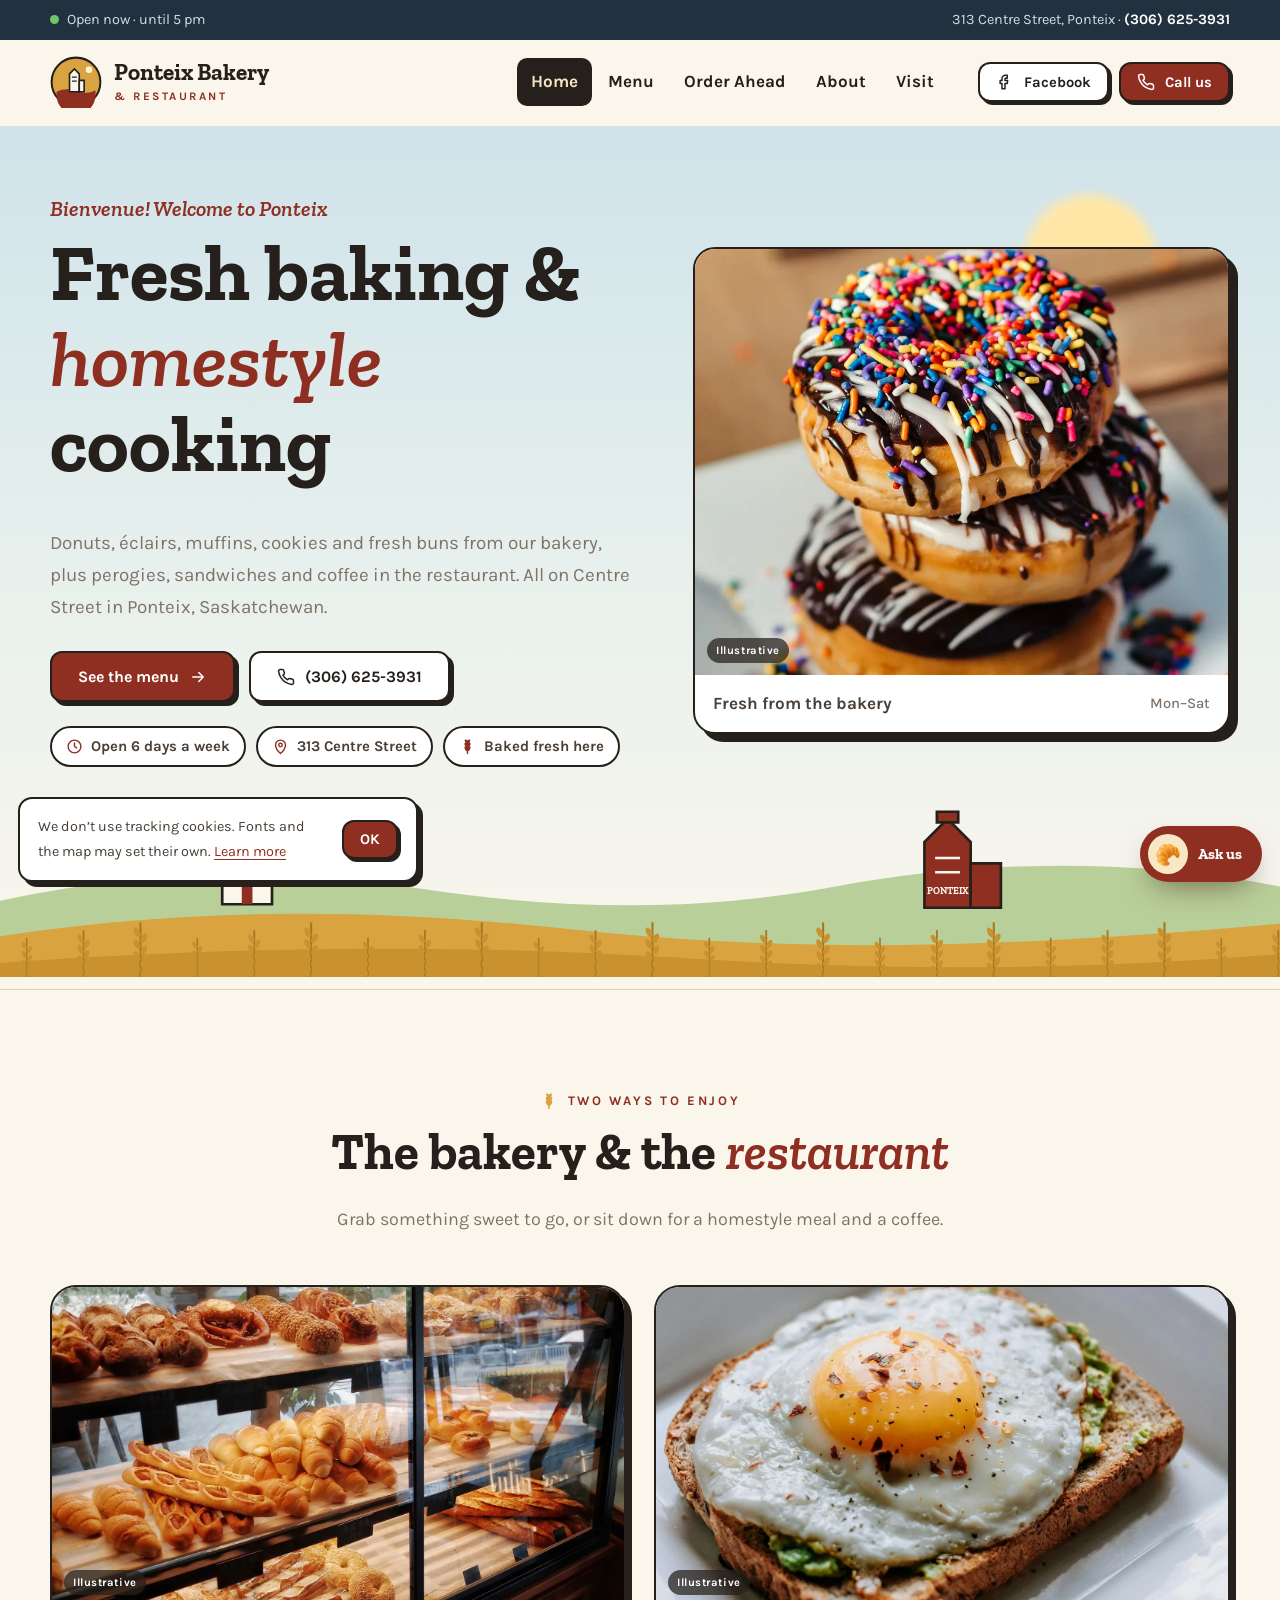
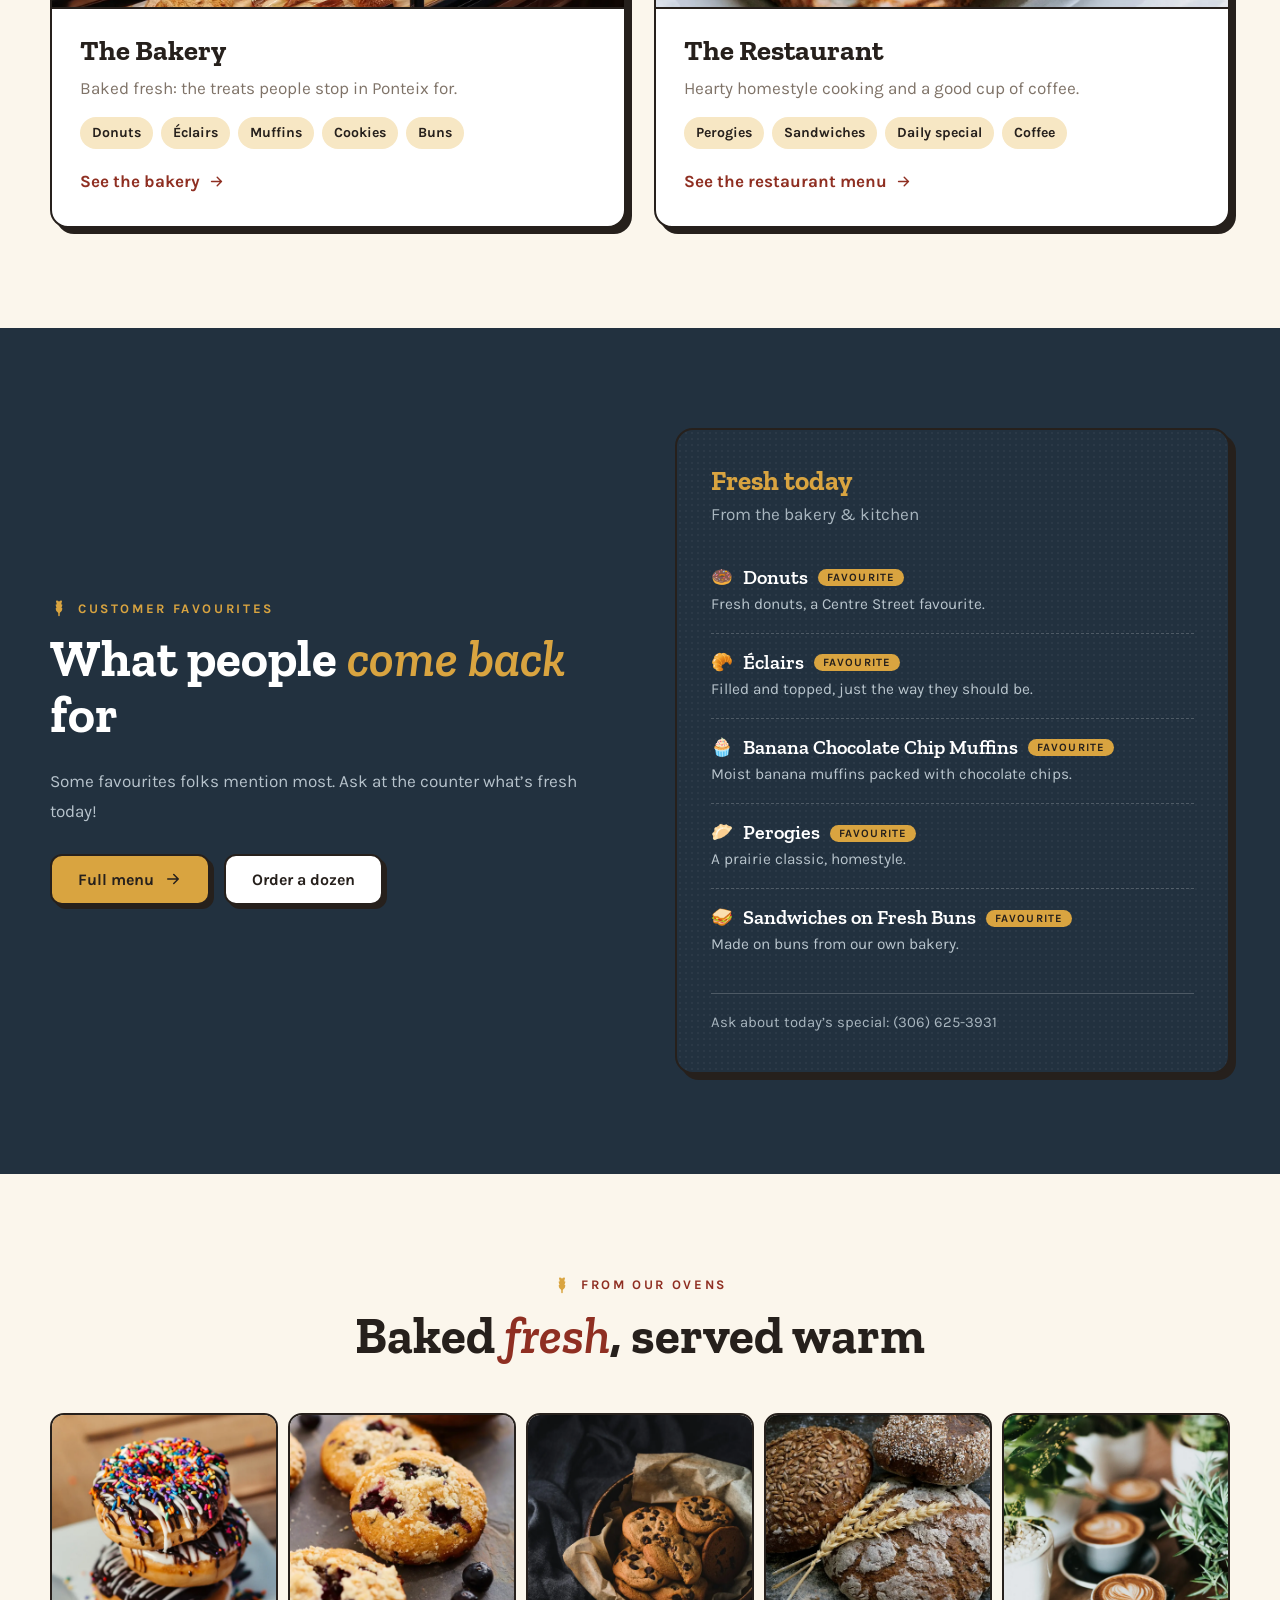
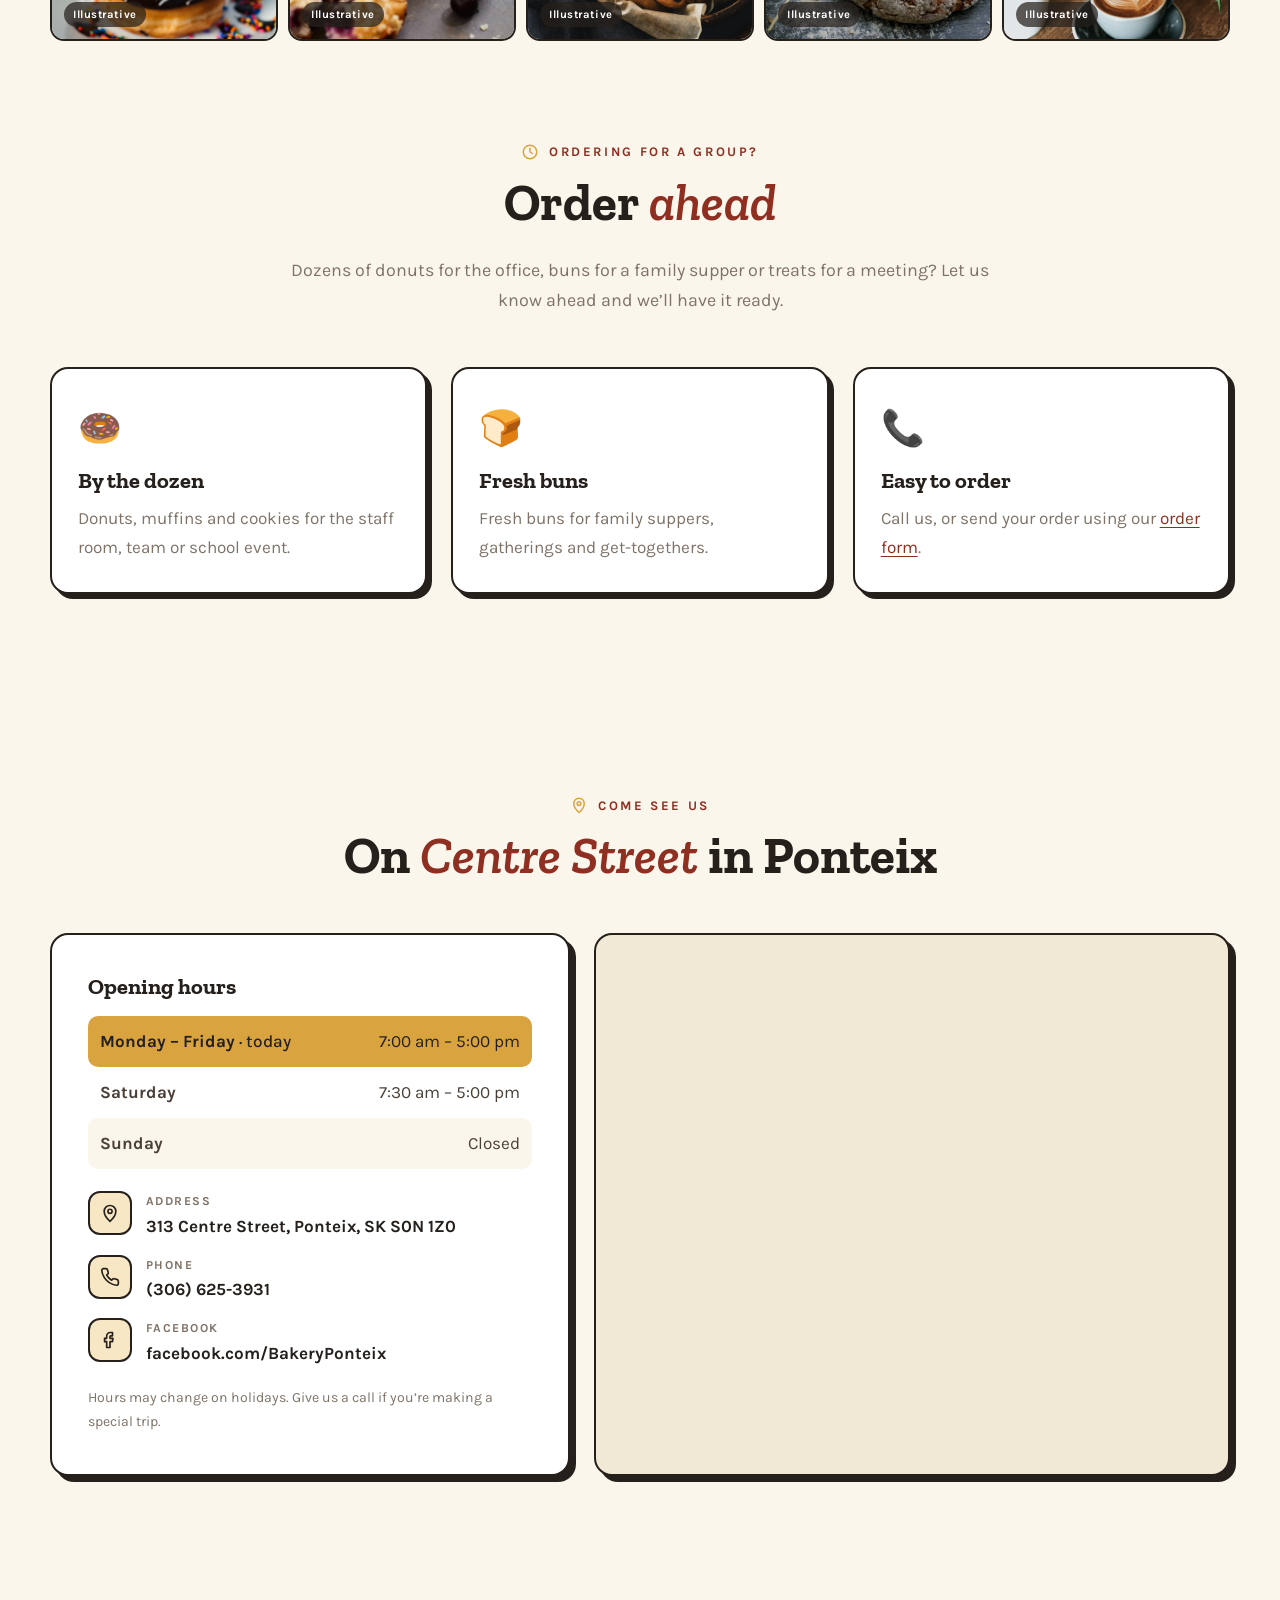
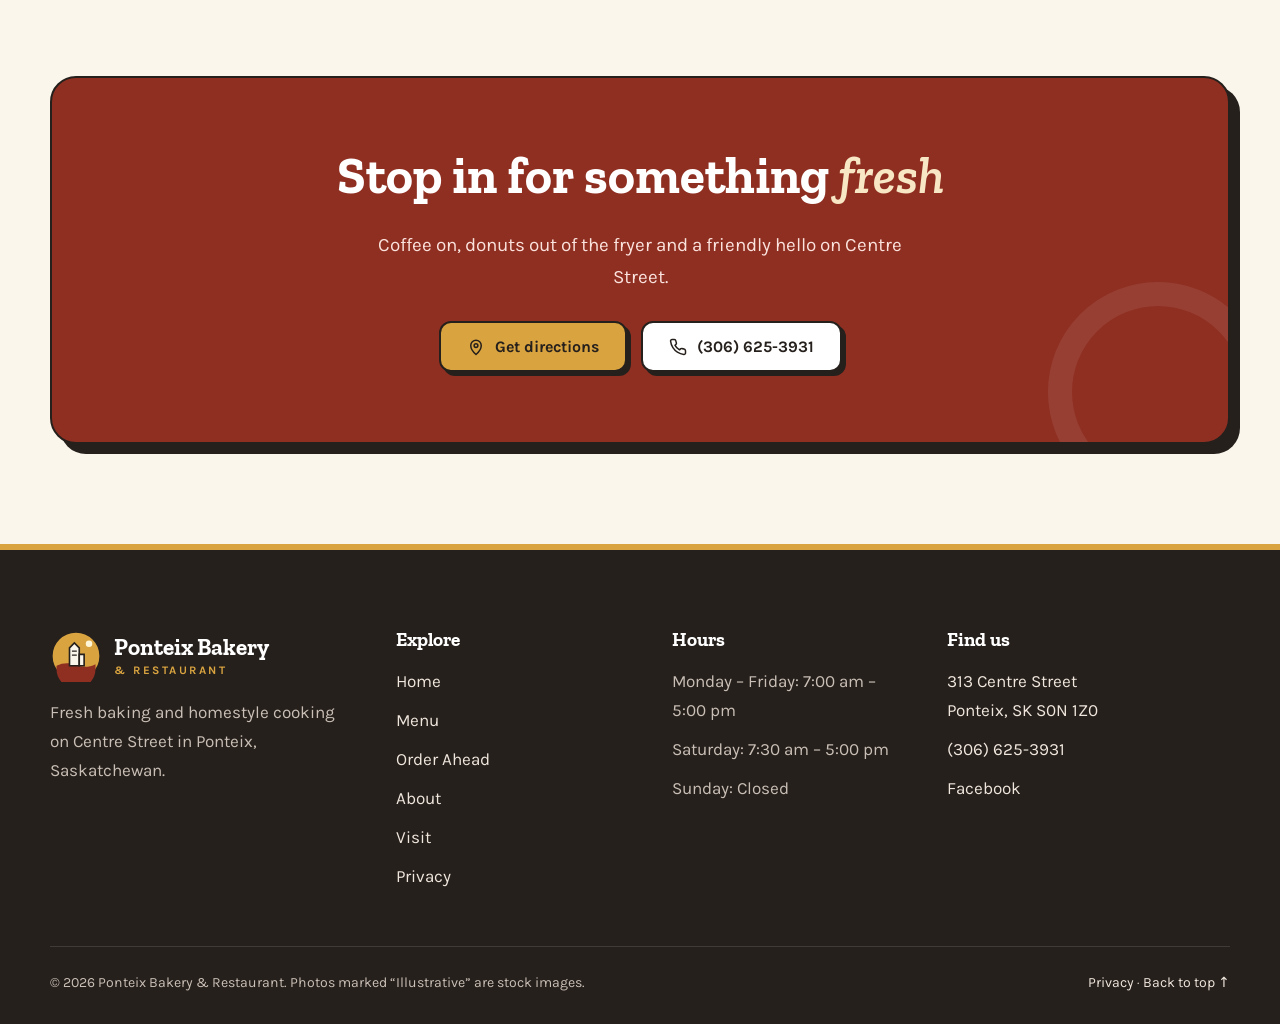
<file: ponteix-bakery-WEBSITE/index.html>
<!doctype html>
<html lang="en-CA" class="no-js">
<head>
<meta charset="utf-8">
<meta name="viewport" content="width=device-width, initial-scale=1, viewport-fit=cover">
<title>Ponteix Bakery &amp; Restaurant | Fresh Baking &amp; Homestyle Cooking, Ponteix SK</title>
<meta name="description" content="Ponteix Bakery &amp; Restaurant at 313 Centre Street, Ponteix, Saskatchewan: fresh donuts, éclairs, muffins, cookies and buns, plus perogies, sandwiches and coffee. Call (306) 625-3931.">
<link rel="canonical" href="https://www.ponteixbakery.ca/">
<meta name="theme-color" content="#8f2f22">
<meta name="geo.region" content="CA-SK"><meta name="geo.placename" content="Ponteix">
<meta property="og:type" content="website">
<meta property="og:site_name" content="Ponteix Bakery &amp; Restaurant">
<meta property="og:title" content="Ponteix Bakery &amp; Restaurant | Fresh Baking &amp; Homestyle Cooking, Ponteix SK">
<meta property="og:description" content="Ponteix Bakery &amp; Restaurant at 313 Centre Street, Ponteix, Saskatchewan: fresh donuts, éclairs, muffins, cookies and buns, plus perogies, sandwiches and coffee. Call (306) 625-3931.">
<meta property="og:url" content="https://www.ponteixbakery.ca/">
<meta property="og:image" content="https://www.ponteixbakery.ca/og-image.jpg">
<meta property="og:locale" content="en_CA">
<meta name="twitter:card" content="summary_large_image">
<link rel="icon" href="favicon.png" type="image/png">
<link rel="apple-touch-icon" href="favicon.png">
<link rel="manifest" href="site.webmanifest">
<link rel="preconnect" href="https://fonts.googleapis.com">
<link rel="preconnect" href="https://fonts.gstatic.com" crossorigin>
<link href="https://fonts.googleapis.com/css2?family=Karla:wght@400;500;600;700&family=Zilla+Slab:ital,wght@0,600;0,700;1,600&display=swap" rel="stylesheet">
<link rel="stylesheet" href="styles.css">
<script type="application/ld+json">{"@context": "https://schema.org", "@type": ["Bakery", "Restaurant"], "name": "Ponteix Bakery & Restaurant", "url": "https://www.ponteixbakery.ca", "telephone": "+13066253931", "image": "https://www.ponteixbakery.ca/og-image.jpg", "sameAs": ["https://www.facebook.com/BakeryPonteix"], "servesCuisine": ["Bakery", "Canadian", "Mennonite"], "address": {"@type": "PostalAddress", "streetAddress": "313 Centre Street", "addressLocality": "Ponteix", "addressRegion": "SK", "postalCode": "S0N 1Z0", "addressCountry": "CA"}, "geo": {"@type": "GeoCoordinates", "latitude": 49.74329, "longitude": -107.48403}, "openingHoursSpecification": [{"@type": "OpeningHoursSpecification", "dayOfWeek": ["Monday", "Tuesday", "Wednesday", "Thursday", "Friday"], "opens": "07:00", "closes": "17:00"}, {"@type": "OpeningHoursSpecification", "dayOfWeek": ["Saturday"], "opens": "07:30", "closes": "17:00"}], "hasMenu": "https://www.ponteixbakery.ca/menu.html"}</script>
<script defer src="site-config.js"></script>
<script defer src="main.js"></script>
<script defer src="chatbot.js"></script>
</head>
<body>
<a class="skip" href="#main">Skip to content</a>
<div class="topbar"><div class="wrap"><span class="open-now"><span class="dot" aria-hidden="true"></span><span data-open>Mon–Fri 7–5 · Sat 7:30–5</span></span><span class="hide-s">313 Centre Street, Ponteix · <a href="tel:+13066253931">(306) 625-3931</a></span></div></div>
<header class="hdr">
  <div class="wrap hdr-in">
    <a class="logo" href="index.html" aria-label="Ponteix Bakery &amp; Restaurant home"><svg class="mk" viewBox="0 0 64 64" aria-hidden="true"><circle cx="32" cy="32" r="30" fill="#d9a440" stroke="#26201c" stroke-width="2.5"/><path d="M8 44c8-4 16-4 24-1s16 3 24-1v6a24 24 0 0 1-48 0z" fill="#8f2f22"/>
<path d="M24 44V22l6-6 6 6v22z" fill="#fbf6ec" stroke="#26201c" stroke-width="2"/><path d="M36 30h6v14h-6z" fill="#fbf6ec" stroke="#26201c" stroke-width="2"/><path d="M27 26h6M27 31h6" stroke="#26201c" stroke-width="1.6"/><circle cx="48" cy="17" r="4" fill="#fff6d8"/></svg><span><b>Ponteix Bakery</b><small>&amp; Restaurant</small></span></a>
    <nav class="nav" id="nav" aria-label="Main"><ul><li><a href="index.html" aria-current="page">Home</a></li><li><a href="menu.html">Menu</a></li><li><a href="order.html">Order Ahead</a></li><li><a href="about.html">About</a></li><li><a href="contact.html">Visit</a></li>
      <li class="m-only"><a class="btn btn-block" href="tel:+13066253931"><svg viewBox="0 0 24 24" fill="none" stroke="currentColor" stroke-width="2" stroke-linecap="round" stroke-linejoin="round" aria-hidden="true"><path d="M22 16.9v3a2 2 0 0 1-2.2 2 19.8 19.8 0 0 1-8.6-3.1 19.5 19.5 0 0 1-6-6A19.8 19.8 0 0 1 2.1 4.2 2 2 0 0 1 4.1 2h3a2 2 0 0 1 2 1.7c.1.9.4 1.8.7 2.7a2 2 0 0 1-.5 2.1L8 9.8a16 16 0 0 0 6 6l1.3-1.3a2 2 0 0 1 2.1-.4c.9.3 1.8.6 2.7.7a2 2 0 0 1 1.7 2z"/></svg> Call (306) 625-3931</a></li>
      <li class="m-only"><a class="btn btn-gold btn-block" href="order.html">Order ahead</a></li></ul></nav>
    <div class="hdr-cta">
      <a class="btn btn-light btn-sm" href="https://www.facebook.com/BakeryPonteix" target="_blank" rel="noopener" aria-label="Ponteix Bakery on Facebook"><svg viewBox="0 0 24 24" fill="none" stroke="currentColor" stroke-width="2" stroke-linecap="round" stroke-linejoin="round" aria-hidden="true"><path d="M15 3h-2.5A4.5 4.5 0 0 0 8 7.5V10H5.5v4H8v7h4v-7h3l.5-4H12V7.8c0-.5.4-.8.8-.8H15z"/></svg> Facebook</a>
      <a class="btn btn-sm" href="tel:+13066253931"><svg viewBox="0 0 24 24" fill="none" stroke="currentColor" stroke-width="2" stroke-linecap="round" stroke-linejoin="round" aria-hidden="true"><path d="M22 16.9v3a2 2 0 0 1-2.2 2 19.8 19.8 0 0 1-8.6-3.1 19.5 19.5 0 0 1-6-6A19.8 19.8 0 0 1 2.1 4.2 2 2 0 0 1 4.1 2h3a2 2 0 0 1 2 1.7c.1.9.4 1.8.7 2.7a2 2 0 0 1-.5 2.1L8 9.8a16 16 0 0 0 6 6l1.3-1.3a2 2 0 0 1 2.1-.4c.9.3 1.8.6 2.7.7a2 2 0 0 1 1.7 2z"/></svg> Call us</a>
      <button class="burger" aria-label="Open menu" aria-expanded="false" aria-controls="nav"><span></span><span></span><span></span></button>
    </div>
  </div>
</header>
<main id="main">
<section class="hero"><div class="sun" aria-hidden="true"></div><div class="wrap hero-in">
  <div><div class="load"><p class="hello">Bienvenue! Welcome to Ponteix</p>
    <h1>Fresh baking &amp; <em>homestyle</em> cooking</h1>
    <p class="lead">Donuts, éclairs, muffins, cookies and fresh buns from our bakery, plus perogies, sandwiches and coffee in the restaurant. All on Centre Street in Ponteix, Saskatchewan.</p></div>
    <div class="load"><div class="btn-row"><a class="btn" href="menu.html">See the menu <svg class="arr" viewBox="0 0 24 24" fill="none" stroke="currentColor" stroke-width="2" stroke-linecap="round" stroke-linejoin="round" aria-hidden="true"><path d="M5 12h14M13 6l6 6-6 6"/></svg></a><a class="btn btn-light" href="tel:+13066253931"><svg viewBox="0 0 24 24" fill="none" stroke="currentColor" stroke-width="2" stroke-linecap="round" stroke-linejoin="round" aria-hidden="true"><path d="M22 16.9v3a2 2 0 0 1-2.2 2 19.8 19.8 0 0 1-8.6-3.1 19.5 19.5 0 0 1-6-6A19.8 19.8 0 0 1 2.1 4.2 2 2 0 0 1 4.1 2h3a2 2 0 0 1 2 1.7c.1.9.4 1.8.7 2.7a2 2 0 0 1-.5 2.1L8 9.8a16 16 0 0 0 6 6l1.3-1.3a2 2 0 0 1 2.1-.4c.9.3 1.8.6 2.7.7a2 2 0 0 1 1.7 2z"/></svg> (306) 625-3931</a></div>
    <ul class="facts"><li><svg viewBox="0 0 24 24" fill="none" stroke="currentColor" stroke-width="2" stroke-linecap="round" stroke-linejoin="round" aria-hidden="true"><circle cx="12" cy="12" r="9"/><path d="M12 7v5l3 2"/></svg> Open 6 days a week</li><li><svg viewBox="0 0 24 24" fill="none" stroke="currentColor" stroke-width="2" stroke-linecap="round" stroke-linejoin="round" aria-hidden="true"><path d="M12 22s7-6.1 7-12a7 7 0 0 0-14 0c0 5.9 7 12 7 12z"/><circle cx="12" cy="10" r="2.5"/></svg> 313 Centre Street</li><li><svg viewBox="0 0 24 24" fill="none" stroke="currentColor" stroke-width="2" stroke-linecap="round" stroke-linejoin="round" aria-hidden="true"><path d="M12 22V8"/><path d="M12 8c-2-1-3-3-3-5 2 0 3 2 3 5zM12 8c2-1 3-3 3-5-2 0-3 2-3 5zM12 13c-2-1-3.5-3-3.5-5 2 .3 3.5 2 3.5 5zM12 13c2-1 3.5-3 3.5-5-2 .3-3.5 2-3.5 5zM12 18c-2-1-3.5-3-3.5-5 2 .3 3.5 2 3.5 5zM12 18c2-1 3.5-3 3.5-5-2 .3-3.5 2-3.5 5z"/></svg> Baked fresh here</li></ul></div></div>
  <div class="hero-card load"><div class="ph"><img src="donuts.webp" alt="A tray of fresh donuts" width="1000" height="800" decoding="async"><span class="lbl">Illustrative</span></div><div class="cap">Fresh from the bakery <span>Mon–Sat</span></div></div>
</div><svg class="prairie" viewBox="0 0 1440 220" preserveAspectRatio="xMidYMax slice" aria-hidden="true">
<path d="M0 120c160-34 300-40 470-14s320 26 470-2 330-34 500 0v116H0z" fill="#b9cf9a"/>
<g transform="translate(1040 18)"><path d="M0 110V36l26-26 26 26v74z" fill="#8f2f22" stroke="#26201c" stroke-width="3"/><path d="M52 60h34v50H52z" fill="#8f2f22" stroke="#26201c" stroke-width="3"/><path d="M14 2h24v12H14z" fill="#8f2f22" stroke="#26201c" stroke-width="3"/><path d="M12 54h28M12 70h28" stroke="#fbf6ec" stroke-width="3"/><text x="26" y="94" text-anchor="middle" font-family="Zilla Slab,Georgia,serif" font-weight="700" font-size="11" fill="#fbf6ec">PONTEIX</text></g>
<g transform="translate(250 64)"><path d="M0 60V26L28 4l28 22v34z" fill="#fbf6ec" stroke="#26201c" stroke-width="3"/><path d="M22 60V40h12v20z" fill="#8f2f22"/><path d="M38 30h10v10H38z" fill="#d9a440"/></g>
<path d="M0 160c200-30 400-34 640-8s460 24 800-6v74H0z" fill="#d9a440"/>
<path d="M0 190c240-18 520-22 760-6s460 14 680-4v40H0z" fill="#c9922f"/>
<g class="wheat"><path d="M30 214V161.8" stroke="#a87724" stroke-width="1.8"/><ellipse cx="32.9" cy="205.0" rx="2.3" ry="4.5" transform="rotate(28 32.9 205.0)" fill="#c9922f"/><ellipse cx="27.1" cy="200.1" rx="2.3" ry="4.5" transform="rotate(-28 27.1 200.1)" fill="#c9922f"/><ellipse cx="32.9" cy="195.1" rx="2.3" ry="4.5" transform="rotate(28 32.9 195.1)" fill="#c9922f"/><ellipse cx="27.1" cy="190.2" rx="2.3" ry="4.5" transform="rotate(-28 27.1 190.2)" fill="#c9922f"/><ellipse cx="32.9" cy="185.2" rx="2.3" ry="4.5" transform="rotate(28 32.9 185.2)" fill="#c9922f"/><ellipse cx="27.1" cy="180.2" rx="2.3" ry="4.5" transform="rotate(-28 27.1 180.2)" fill="#c9922f"/><ellipse cx="32.9" cy="175.3" rx="2.3" ry="4.5" transform="rotate(28 32.9 175.3)" fill="#c9922f"/><ellipse cx="27.1" cy="170.3" rx="2.3" ry="4.5" transform="rotate(-28 27.1 170.3)" fill="#c9922f"/></g><g class="wheat"><path d="M94 214V153.1" stroke="#a87724" stroke-width="2.1"/><ellipse cx="97.4" cy="203.5" rx="2.7" ry="5.2" transform="rotate(28 97.4 203.5)" fill="#c9922f"/><ellipse cx="90.6" cy="197.7" rx="2.7" ry="5.2" transform="rotate(-28 90.6 197.7)" fill="#c9922f"/><ellipse cx="97.4" cy="191.9" rx="2.7" ry="5.2" transform="rotate(28 97.4 191.9)" fill="#c9922f"/><ellipse cx="90.6" cy="186.2" rx="2.7" ry="5.2" transform="rotate(-28 90.6 186.2)" fill="#c9922f"/><ellipse cx="97.4" cy="180.4" rx="2.7" ry="5.2" transform="rotate(28 97.4 180.4)" fill="#c9922f"/><ellipse cx="90.6" cy="174.6" rx="2.7" ry="5.2" transform="rotate(-28 90.6 174.6)" fill="#c9922f"/><ellipse cx="97.4" cy="168.8" rx="2.7" ry="5.2" transform="rotate(28 97.4 168.8)" fill="#c9922f"/><ellipse cx="90.6" cy="163.1" rx="2.7" ry="5.2" transform="rotate(-28 90.6 163.1)" fill="#c9922f"/></g><g class="wheat"><path d="M158 214V144.4" stroke="#a87724" stroke-width="2.4"/><ellipse cx="161.8" cy="202.0" rx="3.1" ry="6.0" transform="rotate(28 161.8 202.0)" fill="#c9922f"/><ellipse cx="154.2" cy="195.4" rx="3.1" ry="6.0" transform="rotate(-28 154.2 195.4)" fill="#c9922f"/><ellipse cx="161.8" cy="188.8" rx="3.1" ry="6.0" transform="rotate(28 161.8 188.8)" fill="#c9922f"/><ellipse cx="154.2" cy="182.2" rx="3.1" ry="6.0" transform="rotate(-28 154.2 182.2)" fill="#c9922f"/><ellipse cx="161.8" cy="175.6" rx="3.1" ry="6.0" transform="rotate(28 161.8 175.6)" fill="#c9922f"/><ellipse cx="154.2" cy="169.0" rx="3.1" ry="6.0" transform="rotate(-28 154.2 169.0)" fill="#c9922f"/><ellipse cx="161.8" cy="162.4" rx="3.1" ry="6.0" transform="rotate(28 161.8 162.4)" fill="#c9922f"/><ellipse cx="154.2" cy="155.8" rx="3.1" ry="6.0" transform="rotate(-28 154.2 155.8)" fill="#c9922f"/></g><g class="wheat"><path d="M222 214V161.8" stroke="#a87724" stroke-width="1.8"/><ellipse cx="224.9" cy="205.0" rx="2.3" ry="4.5" transform="rotate(28 224.9 205.0)" fill="#c9922f"/><ellipse cx="219.1" cy="200.1" rx="2.3" ry="4.5" transform="rotate(-28 219.1 200.1)" fill="#c9922f"/><ellipse cx="224.9" cy="195.1" rx="2.3" ry="4.5" transform="rotate(28 224.9 195.1)" fill="#c9922f"/><ellipse cx="219.1" cy="190.2" rx="2.3" ry="4.5" transform="rotate(-28 219.1 190.2)" fill="#c9922f"/><ellipse cx="224.9" cy="185.2" rx="2.3" ry="4.5" transform="rotate(28 224.9 185.2)" fill="#c9922f"/><ellipse cx="219.1" cy="180.2" rx="2.3" ry="4.5" transform="rotate(-28 219.1 180.2)" fill="#c9922f"/><ellipse cx="224.9" cy="175.3" rx="2.3" ry="4.5" transform="rotate(28 224.9 175.3)" fill="#c9922f"/><ellipse cx="219.1" cy="170.3" rx="2.3" ry="4.5" transform="rotate(-28 219.1 170.3)" fill="#c9922f"/></g><g class="wheat"><path d="M286 214V153.1" stroke="#a87724" stroke-width="2.1"/><ellipse cx="289.4" cy="203.5" rx="2.7" ry="5.2" transform="rotate(28 289.4 203.5)" fill="#c9922f"/><ellipse cx="282.6" cy="197.7" rx="2.7" ry="5.2" transform="rotate(-28 282.6 197.7)" fill="#c9922f"/><ellipse cx="289.4" cy="191.9" rx="2.7" ry="5.2" transform="rotate(28 289.4 191.9)" fill="#c9922f"/><ellipse cx="282.6" cy="186.2" rx="2.7" ry="5.2" transform="rotate(-28 282.6 186.2)" fill="#c9922f"/><ellipse cx="289.4" cy="180.4" rx="2.7" ry="5.2" transform="rotate(28 289.4 180.4)" fill="#c9922f"/><ellipse cx="282.6" cy="174.6" rx="2.7" ry="5.2" transform="rotate(-28 282.6 174.6)" fill="#c9922f"/><ellipse cx="289.4" cy="168.8" rx="2.7" ry="5.2" transform="rotate(28 289.4 168.8)" fill="#c9922f"/><ellipse cx="282.6" cy="163.1" rx="2.7" ry="5.2" transform="rotate(-28 282.6 163.1)" fill="#c9922f"/></g><g class="wheat"><path d="M350 214V144.4" stroke="#a87724" stroke-width="2.4"/><ellipse cx="353.8" cy="202.0" rx="3.1" ry="6.0" transform="rotate(28 353.8 202.0)" fill="#c9922f"/><ellipse cx="346.2" cy="195.4" rx="3.1" ry="6.0" transform="rotate(-28 346.2 195.4)" fill="#c9922f"/><ellipse cx="353.8" cy="188.8" rx="3.1" ry="6.0" transform="rotate(28 353.8 188.8)" fill="#c9922f"/><ellipse cx="346.2" cy="182.2" rx="3.1" ry="6.0" transform="rotate(-28 346.2 182.2)" fill="#c9922f"/><ellipse cx="353.8" cy="175.6" rx="3.1" ry="6.0" transform="rotate(28 353.8 175.6)" fill="#c9922f"/><ellipse cx="346.2" cy="169.0" rx="3.1" ry="6.0" transform="rotate(-28 346.2 169.0)" fill="#c9922f"/><ellipse cx="353.8" cy="162.4" rx="3.1" ry="6.0" transform="rotate(28 353.8 162.4)" fill="#c9922f"/><ellipse cx="346.2" cy="155.8" rx="3.1" ry="6.0" transform="rotate(-28 346.2 155.8)" fill="#c9922f"/></g><g class="wheat"><path d="M414 214V161.8" stroke="#a87724" stroke-width="1.8"/><ellipse cx="416.9" cy="205.0" rx="2.3" ry="4.5" transform="rotate(28 416.9 205.0)" fill="#c9922f"/><ellipse cx="411.1" cy="200.1" rx="2.3" ry="4.5" transform="rotate(-28 411.1 200.1)" fill="#c9922f"/><ellipse cx="416.9" cy="195.1" rx="2.3" ry="4.5" transform="rotate(28 416.9 195.1)" fill="#c9922f"/><ellipse cx="411.1" cy="190.2" rx="2.3" ry="4.5" transform="rotate(-28 411.1 190.2)" fill="#c9922f"/><ellipse cx="416.9" cy="185.2" rx="2.3" ry="4.5" transform="rotate(28 416.9 185.2)" fill="#c9922f"/><ellipse cx="411.1" cy="180.2" rx="2.3" ry="4.5" transform="rotate(-28 411.1 180.2)" fill="#c9922f"/><ellipse cx="416.9" cy="175.3" rx="2.3" ry="4.5" transform="rotate(28 416.9 175.3)" fill="#c9922f"/><ellipse cx="411.1" cy="170.3" rx="2.3" ry="4.5" transform="rotate(-28 411.1 170.3)" fill="#c9922f"/></g><g class="wheat"><path d="M478 214V153.1" stroke="#a87724" stroke-width="2.1"/><ellipse cx="481.4" cy="203.5" rx="2.7" ry="5.2" transform="rotate(28 481.4 203.5)" fill="#c9922f"/><ellipse cx="474.6" cy="197.7" rx="2.7" ry="5.2" transform="rotate(-28 474.6 197.7)" fill="#c9922f"/><ellipse cx="481.4" cy="191.9" rx="2.7" ry="5.2" transform="rotate(28 481.4 191.9)" fill="#c9922f"/><ellipse cx="474.6" cy="186.2" rx="2.7" ry="5.2" transform="rotate(-28 474.6 186.2)" fill="#c9922f"/><ellipse cx="481.4" cy="180.4" rx="2.7" ry="5.2" transform="rotate(28 481.4 180.4)" fill="#c9922f"/><ellipse cx="474.6" cy="174.6" rx="2.7" ry="5.2" transform="rotate(-28 474.6 174.6)" fill="#c9922f"/><ellipse cx="481.4" cy="168.8" rx="2.7" ry="5.2" transform="rotate(28 481.4 168.8)" fill="#c9922f"/><ellipse cx="474.6" cy="163.1" rx="2.7" ry="5.2" transform="rotate(-28 474.6 163.1)" fill="#c9922f"/></g><g class="wheat"><path d="M542 214V144.4" stroke="#a87724" stroke-width="2.4"/><ellipse cx="545.8" cy="202.0" rx="3.1" ry="6.0" transform="rotate(28 545.8 202.0)" fill="#c9922f"/><ellipse cx="538.2" cy="195.4" rx="3.1" ry="6.0" transform="rotate(-28 538.2 195.4)" fill="#c9922f"/><ellipse cx="545.8" cy="188.8" rx="3.1" ry="6.0" transform="rotate(28 545.8 188.8)" fill="#c9922f"/><ellipse cx="538.2" cy="182.2" rx="3.1" ry="6.0" transform="rotate(-28 538.2 182.2)" fill="#c9922f"/><ellipse cx="545.8" cy="175.6" rx="3.1" ry="6.0" transform="rotate(28 545.8 175.6)" fill="#c9922f"/><ellipse cx="538.2" cy="169.0" rx="3.1" ry="6.0" transform="rotate(-28 538.2 169.0)" fill="#c9922f"/><ellipse cx="545.8" cy="162.4" rx="3.1" ry="6.0" transform="rotate(28 545.8 162.4)" fill="#c9922f"/><ellipse cx="538.2" cy="155.8" rx="3.1" ry="6.0" transform="rotate(-28 538.2 155.8)" fill="#c9922f"/></g><g class="wheat"><path d="M606 214V161.8" stroke="#a87724" stroke-width="1.8"/><ellipse cx="608.9" cy="205.0" rx="2.3" ry="4.5" transform="rotate(28 608.9 205.0)" fill="#c9922f"/><ellipse cx="603.1" cy="200.1" rx="2.3" ry="4.5" transform="rotate(-28 603.1 200.1)" fill="#c9922f"/><ellipse cx="608.9" cy="195.1" rx="2.3" ry="4.5" transform="rotate(28 608.9 195.1)" fill="#c9922f"/><ellipse cx="603.1" cy="190.2" rx="2.3" ry="4.5" transform="rotate(-28 603.1 190.2)" fill="#c9922f"/><ellipse cx="608.9" cy="185.2" rx="2.3" ry="4.5" transform="rotate(28 608.9 185.2)" fill="#c9922f"/><ellipse cx="603.1" cy="180.2" rx="2.3" ry="4.5" transform="rotate(-28 603.1 180.2)" fill="#c9922f"/><ellipse cx="608.9" cy="175.3" rx="2.3" ry="4.5" transform="rotate(28 608.9 175.3)" fill="#c9922f"/><ellipse cx="603.1" cy="170.3" rx="2.3" ry="4.5" transform="rotate(-28 603.1 170.3)" fill="#c9922f"/></g><g class="wheat"><path d="M670 214V153.1" stroke="#a87724" stroke-width="2.1"/><ellipse cx="673.4" cy="203.5" rx="2.7" ry="5.2" transform="rotate(28 673.4 203.5)" fill="#c9922f"/><ellipse cx="666.6" cy="197.7" rx="2.7" ry="5.2" transform="rotate(-28 666.6 197.7)" fill="#c9922f"/><ellipse cx="673.4" cy="191.9" rx="2.7" ry="5.2" transform="rotate(28 673.4 191.9)" fill="#c9922f"/><ellipse cx="666.6" cy="186.2" rx="2.7" ry="5.2" transform="rotate(-28 666.6 186.2)" fill="#c9922f"/><ellipse cx="673.4" cy="180.4" rx="2.7" ry="5.2" transform="rotate(28 673.4 180.4)" fill="#c9922f"/><ellipse cx="666.6" cy="174.6" rx="2.7" ry="5.2" transform="rotate(-28 666.6 174.6)" fill="#c9922f"/><ellipse cx="673.4" cy="168.8" rx="2.7" ry="5.2" transform="rotate(28 673.4 168.8)" fill="#c9922f"/><ellipse cx="666.6" cy="163.1" rx="2.7" ry="5.2" transform="rotate(-28 666.6 163.1)" fill="#c9922f"/></g><g class="wheat"><path d="M734 214V144.4" stroke="#a87724" stroke-width="2.4"/><ellipse cx="737.8" cy="202.0" rx="3.1" ry="6.0" transform="rotate(28 737.8 202.0)" fill="#c9922f"/><ellipse cx="730.2" cy="195.4" rx="3.1" ry="6.0" transform="rotate(-28 730.2 195.4)" fill="#c9922f"/><ellipse cx="737.8" cy="188.8" rx="3.1" ry="6.0" transform="rotate(28 737.8 188.8)" fill="#c9922f"/><ellipse cx="730.2" cy="182.2" rx="3.1" ry="6.0" transform="rotate(-28 730.2 182.2)" fill="#c9922f"/><ellipse cx="737.8" cy="175.6" rx="3.1" ry="6.0" transform="rotate(28 737.8 175.6)" fill="#c9922f"/><ellipse cx="730.2" cy="169.0" rx="3.1" ry="6.0" transform="rotate(-28 730.2 169.0)" fill="#c9922f"/><ellipse cx="737.8" cy="162.4" rx="3.1" ry="6.0" transform="rotate(28 737.8 162.4)" fill="#c9922f"/><ellipse cx="730.2" cy="155.8" rx="3.1" ry="6.0" transform="rotate(-28 730.2 155.8)" fill="#c9922f"/></g><g class="wheat"><path d="M798 214V161.8" stroke="#a87724" stroke-width="1.8"/><ellipse cx="800.9" cy="205.0" rx="2.3" ry="4.5" transform="rotate(28 800.9 205.0)" fill="#c9922f"/><ellipse cx="795.1" cy="200.1" rx="2.3" ry="4.5" transform="rotate(-28 795.1 200.1)" fill="#c9922f"/><ellipse cx="800.9" cy="195.1" rx="2.3" ry="4.5" transform="rotate(28 800.9 195.1)" fill="#c9922f"/><ellipse cx="795.1" cy="190.2" rx="2.3" ry="4.5" transform="rotate(-28 795.1 190.2)" fill="#c9922f"/><ellipse cx="800.9" cy="185.2" rx="2.3" ry="4.5" transform="rotate(28 800.9 185.2)" fill="#c9922f"/><ellipse cx="795.1" cy="180.2" rx="2.3" ry="4.5" transform="rotate(-28 795.1 180.2)" fill="#c9922f"/><ellipse cx="800.9" cy="175.3" rx="2.3" ry="4.5" transform="rotate(28 800.9 175.3)" fill="#c9922f"/><ellipse cx="795.1" cy="170.3" rx="2.3" ry="4.5" transform="rotate(-28 795.1 170.3)" fill="#c9922f"/></g><g class="wheat"><path d="M862 214V153.1" stroke="#a87724" stroke-width="2.1"/><ellipse cx="865.4" cy="203.5" rx="2.7" ry="5.2" transform="rotate(28 865.4 203.5)" fill="#c9922f"/><ellipse cx="858.6" cy="197.7" rx="2.7" ry="5.2" transform="rotate(-28 858.6 197.7)" fill="#c9922f"/><ellipse cx="865.4" cy="191.9" rx="2.7" ry="5.2" transform="rotate(28 865.4 191.9)" fill="#c9922f"/><ellipse cx="858.6" cy="186.2" rx="2.7" ry="5.2" transform="rotate(-28 858.6 186.2)" fill="#c9922f"/><ellipse cx="865.4" cy="180.4" rx="2.7" ry="5.2" transform="rotate(28 865.4 180.4)" fill="#c9922f"/><ellipse cx="858.6" cy="174.6" rx="2.7" ry="5.2" transform="rotate(-28 858.6 174.6)" fill="#c9922f"/><ellipse cx="865.4" cy="168.8" rx="2.7" ry="5.2" transform="rotate(28 865.4 168.8)" fill="#c9922f"/><ellipse cx="858.6" cy="163.1" rx="2.7" ry="5.2" transform="rotate(-28 858.6 163.1)" fill="#c9922f"/></g><g class="wheat"><path d="M926 214V144.4" stroke="#a87724" stroke-width="2.4"/><ellipse cx="929.8" cy="202.0" rx="3.1" ry="6.0" transform="rotate(28 929.8 202.0)" fill="#c9922f"/><ellipse cx="922.2" cy="195.4" rx="3.1" ry="6.0" transform="rotate(-28 922.2 195.4)" fill="#c9922f"/><ellipse cx="929.8" cy="188.8" rx="3.1" ry="6.0" transform="rotate(28 929.8 188.8)" fill="#c9922f"/><ellipse cx="922.2" cy="182.2" rx="3.1" ry="6.0" transform="rotate(-28 922.2 182.2)" fill="#c9922f"/><ellipse cx="929.8" cy="175.6" rx="3.1" ry="6.0" transform="rotate(28 929.8 175.6)" fill="#c9922f"/><ellipse cx="922.2" cy="169.0" rx="3.1" ry="6.0" transform="rotate(-28 922.2 169.0)" fill="#c9922f"/><ellipse cx="929.8" cy="162.4" rx="3.1" ry="6.0" transform="rotate(28 929.8 162.4)" fill="#c9922f"/><ellipse cx="922.2" cy="155.8" rx="3.1" ry="6.0" transform="rotate(-28 922.2 155.8)" fill="#c9922f"/></g><g class="wheat"><path d="M990 214V161.8" stroke="#a87724" stroke-width="1.8"/><ellipse cx="992.9" cy="205.0" rx="2.3" ry="4.5" transform="rotate(28 992.9 205.0)" fill="#c9922f"/><ellipse cx="987.1" cy="200.1" rx="2.3" ry="4.5" transform="rotate(-28 987.1 200.1)" fill="#c9922f"/><ellipse cx="992.9" cy="195.1" rx="2.3" ry="4.5" transform="rotate(28 992.9 195.1)" fill="#c9922f"/><ellipse cx="987.1" cy="190.2" rx="2.3" ry="4.5" transform="rotate(-28 987.1 190.2)" fill="#c9922f"/><ellipse cx="992.9" cy="185.2" rx="2.3" ry="4.5" transform="rotate(28 992.9 185.2)" fill="#c9922f"/><ellipse cx="987.1" cy="180.2" rx="2.3" ry="4.5" transform="rotate(-28 987.1 180.2)" fill="#c9922f"/><ellipse cx="992.9" cy="175.3" rx="2.3" ry="4.5" transform="rotate(28 992.9 175.3)" fill="#c9922f"/><ellipse cx="987.1" cy="170.3" rx="2.3" ry="4.5" transform="rotate(-28 987.1 170.3)" fill="#c9922f"/></g><g class="wheat"><path d="M1054 214V153.1" stroke="#a87724" stroke-width="2.1"/><ellipse cx="1057.4" cy="203.5" rx="2.7" ry="5.2" transform="rotate(28 1057.4 203.5)" fill="#c9922f"/><ellipse cx="1050.6" cy="197.7" rx="2.7" ry="5.2" transform="rotate(-28 1050.6 197.7)" fill="#c9922f"/><ellipse cx="1057.4" cy="191.9" rx="2.7" ry="5.2" transform="rotate(28 1057.4 191.9)" fill="#c9922f"/><ellipse cx="1050.6" cy="186.2" rx="2.7" ry="5.2" transform="rotate(-28 1050.6 186.2)" fill="#c9922f"/><ellipse cx="1057.4" cy="180.4" rx="2.7" ry="5.2" transform="rotate(28 1057.4 180.4)" fill="#c9922f"/><ellipse cx="1050.6" cy="174.6" rx="2.7" ry="5.2" transform="rotate(-28 1050.6 174.6)" fill="#c9922f"/><ellipse cx="1057.4" cy="168.8" rx="2.7" ry="5.2" transform="rotate(28 1057.4 168.8)" fill="#c9922f"/><ellipse cx="1050.6" cy="163.1" rx="2.7" ry="5.2" transform="rotate(-28 1050.6 163.1)" fill="#c9922f"/></g><g class="wheat"><path d="M1118 214V144.4" stroke="#a87724" stroke-width="2.4"/><ellipse cx="1121.8" cy="202.0" rx="3.1" ry="6.0" transform="rotate(28 1121.8 202.0)" fill="#c9922f"/><ellipse cx="1114.2" cy="195.4" rx="3.1" ry="6.0" transform="rotate(-28 1114.2 195.4)" fill="#c9922f"/><ellipse cx="1121.8" cy="188.8" rx="3.1" ry="6.0" transform="rotate(28 1121.8 188.8)" fill="#c9922f"/><ellipse cx="1114.2" cy="182.2" rx="3.1" ry="6.0" transform="rotate(-28 1114.2 182.2)" fill="#c9922f"/><ellipse cx="1121.8" cy="175.6" rx="3.1" ry="6.0" transform="rotate(28 1121.8 175.6)" fill="#c9922f"/><ellipse cx="1114.2" cy="169.0" rx="3.1" ry="6.0" transform="rotate(-28 1114.2 169.0)" fill="#c9922f"/><ellipse cx="1121.8" cy="162.4" rx="3.1" ry="6.0" transform="rotate(28 1121.8 162.4)" fill="#c9922f"/><ellipse cx="1114.2" cy="155.8" rx="3.1" ry="6.0" transform="rotate(-28 1114.2 155.8)" fill="#c9922f"/></g><g class="wheat"><path d="M1182 214V161.8" stroke="#a87724" stroke-width="1.8"/><ellipse cx="1184.9" cy="205.0" rx="2.3" ry="4.5" transform="rotate(28 1184.9 205.0)" fill="#c9922f"/><ellipse cx="1179.1" cy="200.1" rx="2.3" ry="4.5" transform="rotate(-28 1179.1 200.1)" fill="#c9922f"/><ellipse cx="1184.9" cy="195.1" rx="2.3" ry="4.5" transform="rotate(28 1184.9 195.1)" fill="#c9922f"/><ellipse cx="1179.1" cy="190.2" rx="2.3" ry="4.5" transform="rotate(-28 1179.1 190.2)" fill="#c9922f"/><ellipse cx="1184.9" cy="185.2" rx="2.3" ry="4.5" transform="rotate(28 1184.9 185.2)" fill="#c9922f"/><ellipse cx="1179.1" cy="180.2" rx="2.3" ry="4.5" transform="rotate(-28 1179.1 180.2)" fill="#c9922f"/><ellipse cx="1184.9" cy="175.3" rx="2.3" ry="4.5" transform="rotate(28 1184.9 175.3)" fill="#c9922f"/><ellipse cx="1179.1" cy="170.3" rx="2.3" ry="4.5" transform="rotate(-28 1179.1 170.3)" fill="#c9922f"/></g><g class="wheat"><path d="M1246 214V153.1" stroke="#a87724" stroke-width="2.1"/><ellipse cx="1249.4" cy="203.5" rx="2.7" ry="5.2" transform="rotate(28 1249.4 203.5)" fill="#c9922f"/><ellipse cx="1242.6" cy="197.7" rx="2.7" ry="5.2" transform="rotate(-28 1242.6 197.7)" fill="#c9922f"/><ellipse cx="1249.4" cy="191.9" rx="2.7" ry="5.2" transform="rotate(28 1249.4 191.9)" fill="#c9922f"/><ellipse cx="1242.6" cy="186.2" rx="2.7" ry="5.2" transform="rotate(-28 1242.6 186.2)" fill="#c9922f"/><ellipse cx="1249.4" cy="180.4" rx="2.7" ry="5.2" transform="rotate(28 1249.4 180.4)" fill="#c9922f"/><ellipse cx="1242.6" cy="174.6" rx="2.7" ry="5.2" transform="rotate(-28 1242.6 174.6)" fill="#c9922f"/><ellipse cx="1249.4" cy="168.8" rx="2.7" ry="5.2" transform="rotate(28 1249.4 168.8)" fill="#c9922f"/><ellipse cx="1242.6" cy="163.1" rx="2.7" ry="5.2" transform="rotate(-28 1242.6 163.1)" fill="#c9922f"/></g><g class="wheat"><path d="M1310 214V144.4" stroke="#a87724" stroke-width="2.4"/><ellipse cx="1313.8" cy="202.0" rx="3.1" ry="6.0" transform="rotate(28 1313.8 202.0)" fill="#c9922f"/><ellipse cx="1306.2" cy="195.4" rx="3.1" ry="6.0" transform="rotate(-28 1306.2 195.4)" fill="#c9922f"/><ellipse cx="1313.8" cy="188.8" rx="3.1" ry="6.0" transform="rotate(28 1313.8 188.8)" fill="#c9922f"/><ellipse cx="1306.2" cy="182.2" rx="3.1" ry="6.0" transform="rotate(-28 1306.2 182.2)" fill="#c9922f"/><ellipse cx="1313.8" cy="175.6" rx="3.1" ry="6.0" transform="rotate(28 1313.8 175.6)" fill="#c9922f"/><ellipse cx="1306.2" cy="169.0" rx="3.1" ry="6.0" transform="rotate(-28 1306.2 169.0)" fill="#c9922f"/><ellipse cx="1313.8" cy="162.4" rx="3.1" ry="6.0" transform="rotate(28 1313.8 162.4)" fill="#c9922f"/><ellipse cx="1306.2" cy="155.8" rx="3.1" ry="6.0" transform="rotate(-28 1306.2 155.8)" fill="#c9922f"/></g><g class="wheat"><path d="M1374 214V161.8" stroke="#a87724" stroke-width="1.8"/><ellipse cx="1376.9" cy="205.0" rx="2.3" ry="4.5" transform="rotate(28 1376.9 205.0)" fill="#c9922f"/><ellipse cx="1371.1" cy="200.1" rx="2.3" ry="4.5" transform="rotate(-28 1371.1 200.1)" fill="#c9922f"/><ellipse cx="1376.9" cy="195.1" rx="2.3" ry="4.5" transform="rotate(28 1376.9 195.1)" fill="#c9922f"/><ellipse cx="1371.1" cy="190.2" rx="2.3" ry="4.5" transform="rotate(-28 1371.1 190.2)" fill="#c9922f"/><ellipse cx="1376.9" cy="185.2" rx="2.3" ry="4.5" transform="rotate(28 1376.9 185.2)" fill="#c9922f"/><ellipse cx="1371.1" cy="180.2" rx="2.3" ry="4.5" transform="rotate(-28 1371.1 180.2)" fill="#c9922f"/><ellipse cx="1376.9" cy="175.3" rx="2.3" ry="4.5" transform="rotate(28 1376.9 175.3)" fill="#c9922f"/><ellipse cx="1371.1" cy="170.3" rx="2.3" ry="4.5" transform="rotate(-28 1371.1 170.3)" fill="#c9922f"/></g><g class="wheat"><path d="M1438 214V153.1" stroke="#a87724" stroke-width="2.1"/><ellipse cx="1441.4" cy="203.5" rx="2.7" ry="5.2" transform="rotate(28 1441.4 203.5)" fill="#c9922f"/><ellipse cx="1434.6" cy="197.7" rx="2.7" ry="5.2" transform="rotate(-28 1434.6 197.7)" fill="#c9922f"/><ellipse cx="1441.4" cy="191.9" rx="2.7" ry="5.2" transform="rotate(28 1441.4 191.9)" fill="#c9922f"/><ellipse cx="1434.6" cy="186.2" rx="2.7" ry="5.2" transform="rotate(-28 1434.6 186.2)" fill="#c9922f"/><ellipse cx="1441.4" cy="180.4" rx="2.7" ry="5.2" transform="rotate(28 1441.4 180.4)" fill="#c9922f"/><ellipse cx="1434.6" cy="174.6" rx="2.7" ry="5.2" transform="rotate(-28 1434.6 174.6)" fill="#c9922f"/><ellipse cx="1441.4" cy="168.8" rx="2.7" ry="5.2" transform="rotate(28 1441.4 168.8)" fill="#c9922f"/><ellipse cx="1434.6" cy="163.1" rx="2.7" ry="5.2" transform="rotate(-28 1434.6 163.1)" fill="#c9922f"/></g>
<path d="M0 206h1440v14H0z" fill="#fbf6ec"/></svg></section>

<section class="sec"><div class="wrap"><div class="head center rv"><span class="eyebrow"><svg viewBox="0 0 24 24" fill="none" stroke="currentColor" stroke-width="2" stroke-linecap="round" stroke-linejoin="round" aria-hidden="true"><path d="M12 22V8"/><path d="M12 8c-2-1-3-3-3-5 2 0 3 2 3 5zM12 8c2-1 3-3 3-5-2 0-3 2-3 5zM12 13c-2-1-3.5-3-3.5-5 2 .3 3.5 2 3.5 5zM12 13c2-1 3.5-3 3.5-5-2 .3-3.5 2-3.5 5zM12 18c-2-1-3.5-3-3.5-5 2 .3 3.5 2 3.5 5zM12 18c2-1 3.5-3 3.5-5-2 .3-3.5 2-3.5 5z"/></svg> Two ways to enjoy</span><h2>The bakery &amp; the <em>restaurant</em></h2><p>Grab something sweet to go, or sit down for a homestyle meal and a coffee.</p></div>
  <div class="doors">
    <a class="door rv d1" href="menu.html?tab=bakery"><div class="ph"><img src="pastry-cabinet.webp" alt="Bakery case full of treats" width="1500" height="1001" loading="lazy" decoding="async"><span class="lbl">Illustrative</span></div><div class="bd"><h3>The Bakery</h3><p>Baked fresh: the treats people stop in Ponteix for.</p><div class="tags"><span>Donuts</span><span>Éclairs</span><span>Muffins</span><span>Cookies</span><span>Buns</span></div><span class="go">See the bakery <svg viewBox="0 0 24 24" fill="none" stroke="currentColor" stroke-width="2" stroke-linecap="round" stroke-linejoin="round" aria-hidden="true"><path d="M5 12h14M13 6l6 6-6 6"/></svg></span></div></a>
    <a class="door rv d2" href="menu.html?tab=kitchen"><div class="ph"><img src="brunch-egg-toast.webp" alt="A homestyle plate" width="1500" height="1000" loading="lazy" decoding="async"><span class="lbl">Illustrative</span></div><div class="bd"><h3>The Restaurant</h3><p>Hearty homestyle cooking and a good cup of coffee.</p><div class="tags"><span>Perogies</span><span>Sandwiches</span><span>Daily special</span><span>Coffee</span></div><span class="go">See the restaurant menu <svg viewBox="0 0 24 24" fill="none" stroke="currentColor" stroke-width="2" stroke-linecap="round" stroke-linejoin="round" aria-hidden="true"><path d="M5 12h14M13 6l6 6-6 6"/></svg></span></div></a>
  </div></div></section>

<section class="sec sec-navy"><div class="wrap split">
  <div class="rv"><span class="eyebrow"><svg viewBox="0 0 24 24" fill="none" stroke="currentColor" stroke-width="2" stroke-linecap="round" stroke-linejoin="round" aria-hidden="true"><path d="M12 22V8"/><path d="M12 8c-2-1-3-3-3-5 2 0 3 2 3 5zM12 8c2-1 3-3 3-5-2 0-3 2-3 5zM12 13c-2-1-3.5-3-3.5-5 2 .3 3.5 2 3.5 5zM12 13c2-1 3.5-3 3.5-5-2 .3-3.5 2-3.5 5zM12 18c-2-1-3.5-3-3.5-5 2 .3 3.5 2 3.5 5zM12 18c2-1 3.5-3 3.5-5-2 .3-3.5 2-3.5 5z"/></svg> Customer favourites</span><h2>What people <em>come back</em> for</h2>
    <p style="color:#b7c3cc">Some favourites folks mention most. Ask at the counter what’s fresh today!</p>
    <div class="btn-row"><a class="btn btn-gold" href="menu.html">Full menu <svg class="arr" viewBox="0 0 24 24" fill="none" stroke="currentColor" stroke-width="2" stroke-linecap="round" stroke-linejoin="round" aria-hidden="true"><path d="M5 12h14M13 6l6 6-6 6"/></svg></a><a class="btn btn-light" href="order.html">Order a dozen</a></div></div>
  <div class="rv d1"><div class="chalk"><h3>Fresh today</h3><p class="sub">From the bakery &amp; kitchen</p><ul><li><b><i aria-hidden="true">🍩</i>Donuts <span class=fav>Favourite</span></b><span>Fresh donuts, a Centre Street favourite.</span></li><li><b><i aria-hidden="true">🥐</i>Éclairs <span class=fav>Favourite</span></b><span>Filled and topped, just the way they should be.</span></li><li><b><i aria-hidden="true">🧁</i>Banana Chocolate Chip Muffins <span class=fav>Favourite</span></b><span>Moist banana muffins packed with chocolate chips.</span></li><li><b><i aria-hidden="true">🥟</i>Perogies <span class=fav>Favourite</span></b><span>A prairie classic, homestyle.</span></li><li><b><i aria-hidden="true">🥪</i>Sandwiches on Fresh Buns <span class=fav>Favourite</span></b><span>Made on buns from our own bakery.</span></li></ul><p class="note">Ask about today’s special: (306) 625-3931</p></div></div>
</div></section>

<section class="sec" style="padding-bottom:0"><div class="wrap"><div class="head center rv"><span class="eyebrow"><svg viewBox="0 0 24 24" fill="none" stroke="currentColor" stroke-width="2" stroke-linecap="round" stroke-linejoin="round" aria-hidden="true"><path d="M12 22V8"/><path d="M12 8c-2-1-3-3-3-5 2 0 3 2 3 5zM12 8c2-1 3-3 3-5-2 0-3 2-3 5zM12 13c-2-1-3.5-3-3.5-5 2 .3 3.5 2 3.5 5zM12 13c2-1 3.5-3 3.5-5-2 .3-3.5 2-3.5 5zM12 18c-2-1-3.5-3-3.5-5 2 .3 3.5 2 3.5 5zM12 18c2-1 3.5-3 3.5-5-2 .3-3.5 2-3.5 5z"/></svg> From our ovens</span><h2>Baked <em>fresh</em>, served warm</h2></div><div class="strip"><div class="rv d1"><img src="donuts.webp" alt="Donuts" width="400" height="400" loading="lazy" decoding="async"><span class="lbl">Illustrative</span></div><div class="rv d2"><img src="blueberry-muffins.webp" alt="Muffins" width="400" height="400" loading="lazy" decoding="async"><span class="lbl">Illustrative</span></div><div class="rv d3"><img src="cookies.webp" alt="Cookies" width="400" height="400" loading="lazy" decoding="async"><span class="lbl">Illustrative</span></div><div class="rv d4"><img src="bread-loaves.webp" alt="Fresh bread" width="400" height="400" loading="lazy" decoding="async"><span class="lbl">Illustrative</span></div><div class="rv d5"><img src="coffees-table.webp" alt="Coffee" width="400" height="400" loading="lazy" decoding="async"><span class="lbl">Illustrative</span></div></div></div></section>

<section class="sec"><div class="wrap"><div class="head center rv"><span class="eyebrow"><svg viewBox="0 0 24 24" fill="none" stroke="currentColor" stroke-width="2" stroke-linecap="round" stroke-linejoin="round" aria-hidden="true"><circle cx="12" cy="12" r="9"/><path d="M12 7v5l3 2"/></svg> Ordering for a group?</span><h2>Order <em>ahead</em></h2><p>Dozens of donuts for the office, buns for a family supper or treats for a meeting? Let us know ahead and we’ll have it ready.</p></div>
  <div class="feats">
    <div class="feat rv d1"><span class="em">🍩</span><h3>By the dozen</h3><p>Donuts, muffins and cookies for the staff room, team or school event.</p></div>
    <div class="feat rv d2"><span class="em">🍞</span><h3>Fresh buns</h3><p>Fresh buns for family suppers, gatherings and get-togethers.</p></div>
    <div class="feat rv d3"><span class="em">📞</span><h3>Easy to order</h3><p>Call us, or send your order using our <a href="order.html">order form</a>.</p></div>
  </div></div></section>
<section class="sec" id="visit"><div class="wrap"><div class="head center rv"><span class="eyebrow"><svg viewBox="0 0 24 24" fill="none" stroke="currentColor" stroke-width="2" stroke-linecap="round" stroke-linejoin="round" aria-hidden="true"><path d="M12 22s7-6.1 7-12a7 7 0 0 0-14 0c0 5.9 7 12 7 12z"/><circle cx="12" cy="10" r="2.5"/></svg> Come see us</span><h2>On <em>Centre Street</em> in Ponteix</h2></div><div class="visit">
  <div class="vcard rv"><h3>Opening hours</h3><ul class="hours"><li data-day="1,2,3,4,5"><b>Monday – Friday</b><span>7:00 am – 5:00 pm</span></li><li data-day="6"><b>Saturday</b><span>7:30 am – 5:00 pm</span></li><li data-day="0"><b>Sunday</b><span>Closed</span></li></ul>
    <ul class="vlist">
      <li><i><svg viewBox="0 0 24 24" fill="none" stroke="currentColor" stroke-width="2" stroke-linecap="round" stroke-linejoin="round" aria-hidden="true"><path d="M12 22s7-6.1 7-12a7 7 0 0 0-14 0c0 5.9 7 12 7 12z"/><circle cx="12" cy="10" r="2.5"/></svg></i><div><small>Address</small><a href="https://www.google.com/maps/search/?api=1&amp;query=313+Centre+Street,+Ponteix,+SK+S0N+1Z0" target="_blank" rel="noopener">313 Centre Street, Ponteix, SK S0N 1Z0</a></div></li>
      <li><i><svg viewBox="0 0 24 24" fill="none" stroke="currentColor" stroke-width="2" stroke-linecap="round" stroke-linejoin="round" aria-hidden="true"><path d="M22 16.9v3a2 2 0 0 1-2.2 2 19.8 19.8 0 0 1-8.6-3.1 19.5 19.5 0 0 1-6-6A19.8 19.8 0 0 1 2.1 4.2 2 2 0 0 1 4.1 2h3a2 2 0 0 1 2 1.7c.1.9.4 1.8.7 2.7a2 2 0 0 1-.5 2.1L8 9.8a16 16 0 0 0 6 6l1.3-1.3a2 2 0 0 1 2.1-.4c.9.3 1.8.6 2.7.7a2 2 0 0 1 1.7 2z"/></svg></i><div><small>Phone</small><a href="tel:+13066253931">(306) 625-3931</a></div></li>
      <li><i><svg viewBox="0 0 24 24" fill="none" stroke="currentColor" stroke-width="2" stroke-linecap="round" stroke-linejoin="round" aria-hidden="true"><path d="M15 3h-2.5A4.5 4.5 0 0 0 8 7.5V10H5.5v4H8v7h4v-7h3l.5-4H12V7.8c0-.5.4-.8.8-.8H15z"/></svg></i><div><small>Facebook</small><a href="https://www.facebook.com/BakeryPonteix" target="_blank" rel="noopener">facebook.com/BakeryPonteix</a></div></li>
    </ul><p class="hint" style="margin:18px 0 0">Hours may change on holidays. Give us a call if you’re making a special trip.</p></div>
  <div class="map rv d1"><iframe title="Map to Ponteix Bakery &amp; Restaurant, 313 Centre Street" src="https://maps.google.com/maps?q=313+Centre+Street,+Ponteix,+SK+S0N+1Z0&amp;z=15&amp;output=embed" loading="lazy" referrerpolicy="no-referrer-when-downgrade"></iframe></div>
</div></div></section>
<section class="sec final"><div class="wrap"><div class="box rv"><h2>Stop in for something <em>fresh</em></h2><p class="lead" style="color:#fbe3dd">Coffee on, donuts out of the fryer and a friendly hello on Centre Street.</p>
  <div class="btn-row"><a class="btn btn-gold" href="contact.html#visit"><svg viewBox="0 0 24 24" fill="none" stroke="currentColor" stroke-width="2" stroke-linecap="round" stroke-linejoin="round" aria-hidden="true"><path d="M12 22s7-6.1 7-12a7 7 0 0 0-14 0c0 5.9 7 12 7 12z"/><circle cx="12" cy="10" r="2.5"/></svg> Get directions</a><a class="btn btn-light" href="tel:+13066253931"><svg viewBox="0 0 24 24" fill="none" stroke="currentColor" stroke-width="2" stroke-linecap="round" stroke-linejoin="round" aria-hidden="true"><path d="M22 16.9v3a2 2 0 0 1-2.2 2 19.8 19.8 0 0 1-8.6-3.1 19.5 19.5 0 0 1-6-6A19.8 19.8 0 0 1 2.1 4.2 2 2 0 0 1 4.1 2h3a2 2 0 0 1 2 1.7c.1.9.4 1.8.7 2.7a2 2 0 0 1-.5 2.1L8 9.8a16 16 0 0 0 6 6l1.3-1.3a2 2 0 0 1 2.1-.4c.9.3 1.8.6 2.7.7a2 2 0 0 1 1.7 2z"/></svg> (306) 625-3931</a></div></div></div></section>
</main>
<footer class="foot">
  <div class="wrap foot-grid">
    <div><a class="logo" href="index.html" aria-label="Ponteix Bakery &amp; Restaurant home"><svg class="mk" viewBox="0 0 64 64" aria-hidden="true"><circle cx="32" cy="32" r="30" fill="#d9a440" stroke="#26201c" stroke-width="2.5"/><path d="M8 44c8-4 16-4 24-1s16 3 24-1v6a24 24 0 0 1-48 0z" fill="#8f2f22"/>
<path d="M24 44V22l6-6 6 6v22z" fill="#fbf6ec" stroke="#26201c" stroke-width="2"/><path d="M36 30h6v14h-6z" fill="#fbf6ec" stroke="#26201c" stroke-width="2"/><path d="M27 26h6M27 31h6" stroke="#26201c" stroke-width="1.6"/><circle cx="48" cy="17" r="4" fill="#fff6d8"/></svg><span><b>Ponteix Bakery</b><small>&amp; Restaurant</small></span></a>
      <p>Fresh baking and homestyle cooking on Centre Street in Ponteix, Saskatchewan.</p></div>
    <div><h4>Explore</h4><ul><li><a href="index.html">Home</a></li><li><a href="menu.html">Menu</a></li><li><a href="order.html">Order Ahead</a></li><li><a href="about.html">About</a></li><li><a href="contact.html">Visit</a></li><li><a href="privacy.html">Privacy</a></li></ul></div>
    <div><h4>Hours</h4><ul><li>Monday – Friday: 7:00 am – 5:00 pm</li><li>Saturday: 7:30 am – 5:00 pm</li><li>Sunday: Closed</li></ul></div>
    <div><h4>Find us</h4><ul>
      <li><a href="https://www.google.com/maps/search/?api=1&amp;query=313+Centre+Street,+Ponteix,+SK+S0N+1Z0" target="_blank" rel="noopener">313 Centre Street<br>Ponteix, SK S0N 1Z0</a></li>
      <li><a href="tel:+13066253931">(306) 625-3931</a></li>
      <li><a href="https://www.facebook.com/BakeryPonteix" target="_blank" rel="noopener">Facebook</a></li></ul></div>
  </div>
  <div class="wrap foot-bottom"><span>© <span data-year>2026</span> Ponteix Bakery &amp; Restaurant. Photos marked “Illustrative” are stock images.</span><span><a href="privacy.html">Privacy</a> · <a href="#main">Back to top ↑</a></span></div>
</footer>
<div class="mbar"><a class="btn" href="tel:+13066253931"><svg viewBox="0 0 24 24" fill="none" stroke="currentColor" stroke-width="2" stroke-linecap="round" stroke-linejoin="round" aria-hidden="true"><path d="M22 16.9v3a2 2 0 0 1-2.2 2 19.8 19.8 0 0 1-8.6-3.1 19.5 19.5 0 0 1-6-6A19.8 19.8 0 0 1 2.1 4.2 2 2 0 0 1 4.1 2h3a2 2 0 0 1 2 1.7c.1.9.4 1.8.7 2.7a2 2 0 0 1-.5 2.1L8 9.8a16 16 0 0 0 6 6l1.3-1.3a2 2 0 0 1 2.1-.4c.9.3 1.8.6 2.7.7a2 2 0 0 1 1.7 2z"/></svg> Call</a><a class="btn btn-gold" href="contact.html#visit"><svg viewBox="0 0 24 24" fill="none" stroke="currentColor" stroke-width="2" stroke-linecap="round" stroke-linejoin="round" aria-hidden="true"><path d="M12 22s7-6.1 7-12a7 7 0 0 0-14 0c0 5.9 7 12 7 12z"/><circle cx="12" cy="10" r="2.5"/></svg> Directions</a></div>
<div class="cookie" hidden><p>We don’t use tracking cookies. Fonts and the map may set their own. <a href="privacy.html">Learn more</a></p><button class="btn btn-sm" type="button">OK</button></div>
</body>
</html>
</file>
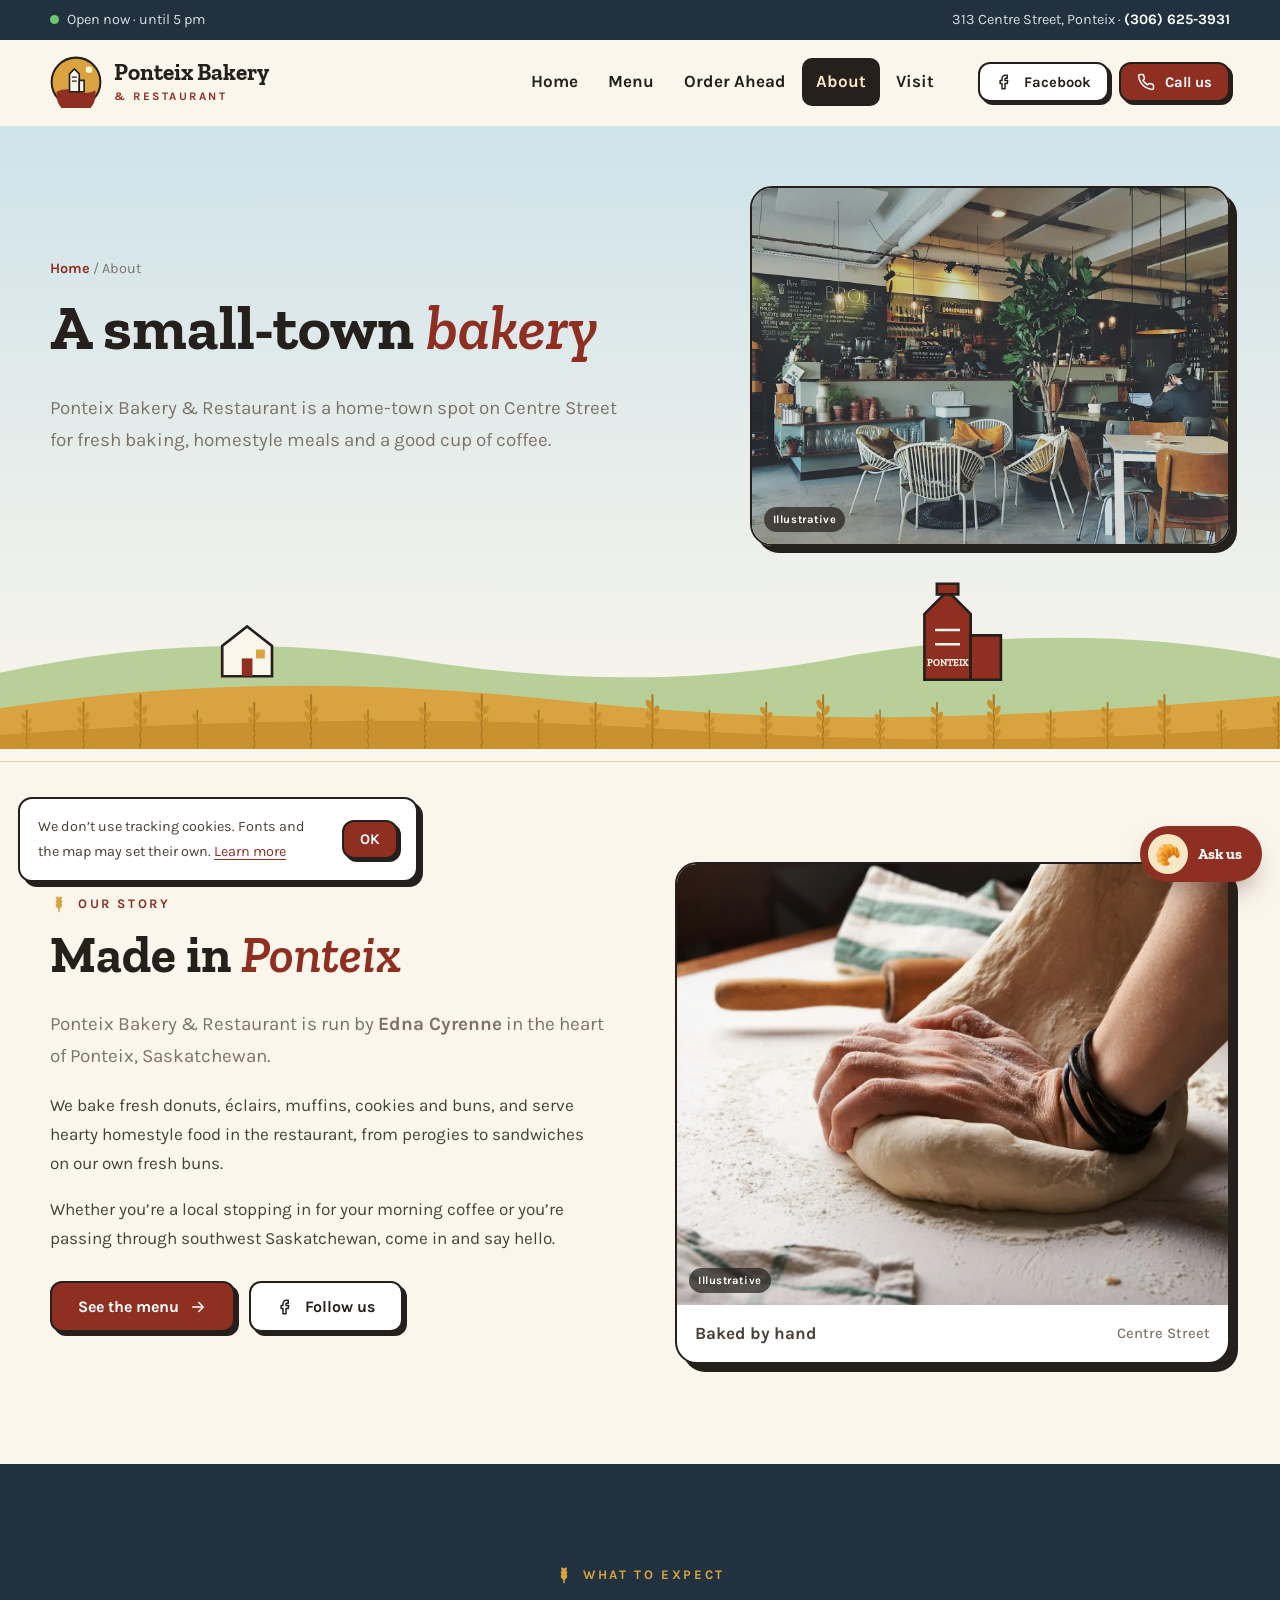
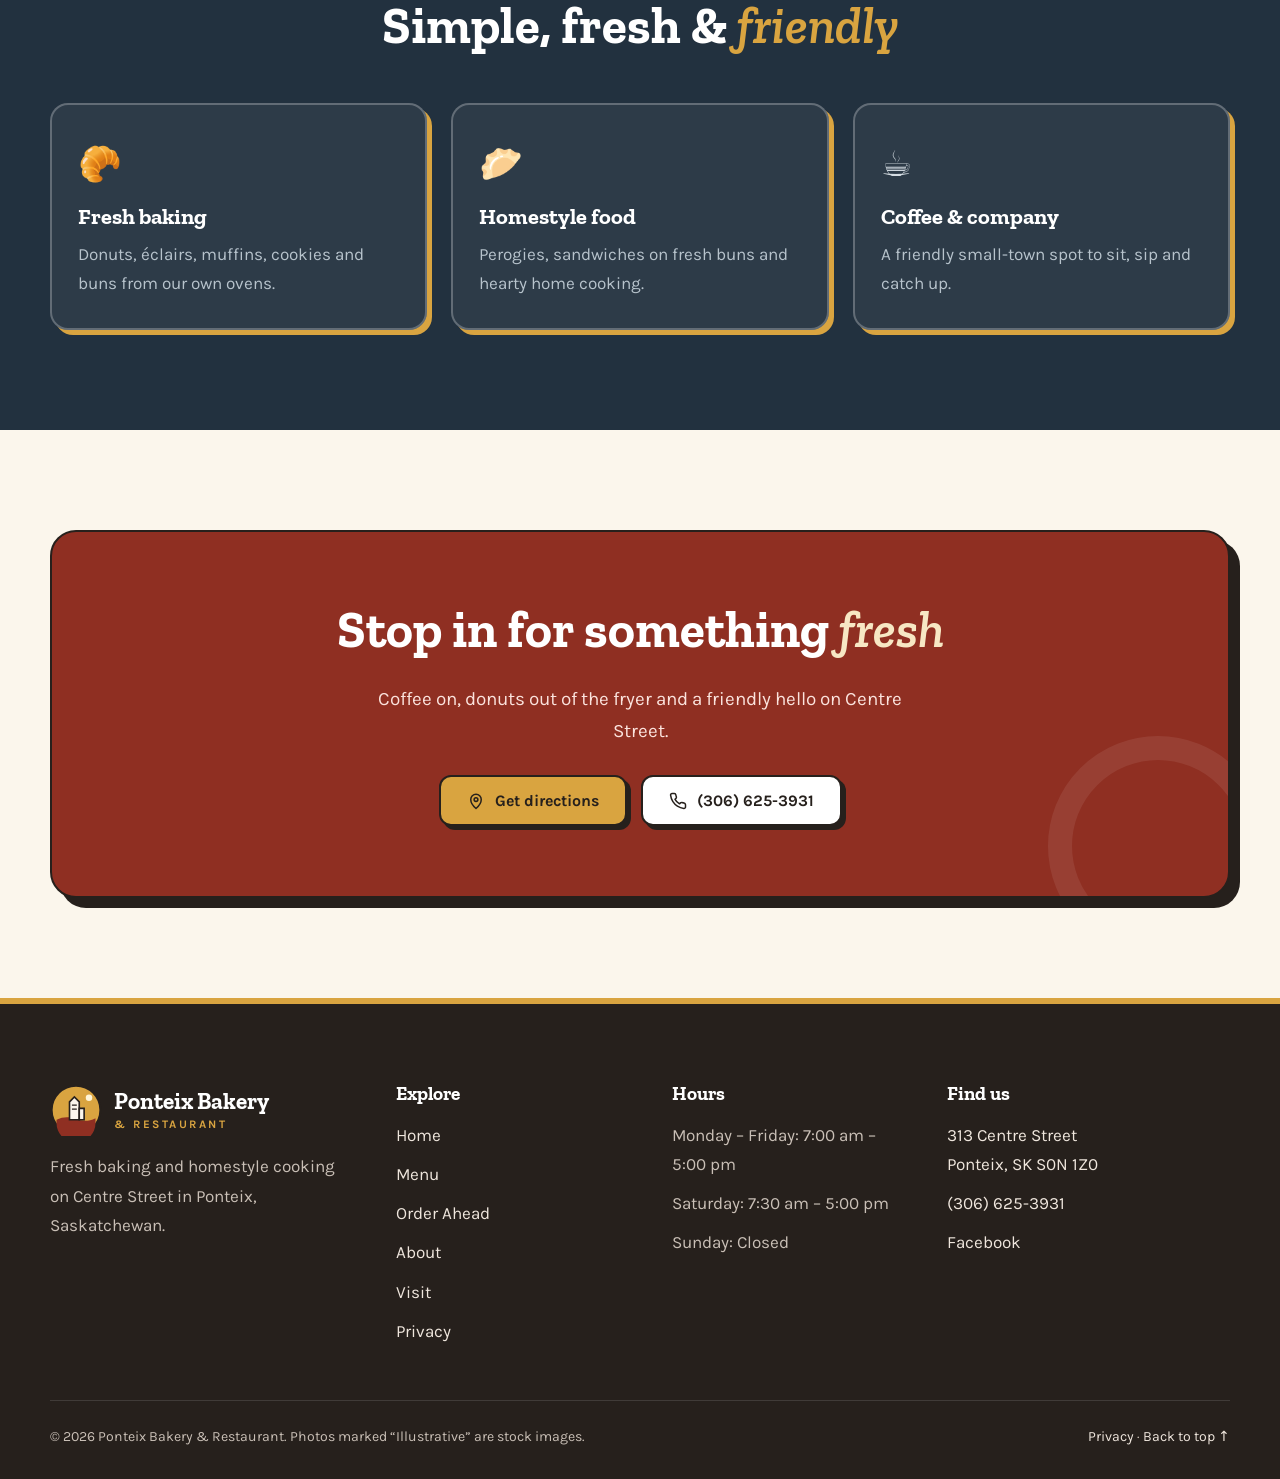
<file: ponteix-bakery-WEBSITE/about.html>
<!doctype html>
<html lang="en-CA" class="no-js">
<head>
<meta charset="utf-8">
<meta name="viewport" content="width=device-width, initial-scale=1, viewport-fit=cover">
<title>About | Ponteix Bakery &amp; Restaurant</title>
<meta name="description" content="Ponteix Bakery &amp; Restaurant, run by Edna Cyrenne on Centre Street in Ponteix, Saskatchewan: fresh baking, homestyle cooking and coffee.">
<link rel="canonical" href="https://www.ponteixbakery.ca/about.html">
<meta name="theme-color" content="#8f2f22">
<meta name="geo.region" content="CA-SK"><meta name="geo.placename" content="Ponteix">
<meta property="og:type" content="website">
<meta property="og:site_name" content="Ponteix Bakery &amp; Restaurant">
<meta property="og:title" content="About | Ponteix Bakery &amp; Restaurant">
<meta property="og:description" content="Ponteix Bakery &amp; Restaurant, run by Edna Cyrenne on Centre Street in Ponteix, Saskatchewan: fresh baking, homestyle cooking and coffee.">
<meta property="og:url" content="https://www.ponteixbakery.ca/about.html">
<meta property="og:image" content="https://www.ponteixbakery.ca/og-image.jpg">
<meta property="og:locale" content="en_CA">
<meta name="twitter:card" content="summary_large_image">
<link rel="icon" href="favicon.png" type="image/png">
<link rel="apple-touch-icon" href="favicon.png">
<link rel="manifest" href="site.webmanifest">
<link rel="preconnect" href="https://fonts.googleapis.com">
<link rel="preconnect" href="https://fonts.gstatic.com" crossorigin>
<link href="https://fonts.googleapis.com/css2?family=Karla:wght@400;500;600;700&family=Zilla+Slab:ital,wght@0,600;0,700;1,600&display=swap" rel="stylesheet">
<link rel="stylesheet" href="styles.css">
<script type="application/ld+json">{"@context": "https://schema.org", "@type": ["Bakery", "Restaurant"], "name": "Ponteix Bakery & Restaurant", "url": "https://www.ponteixbakery.ca", "telephone": "+13066253931", "image": "https://www.ponteixbakery.ca/og-image.jpg", "sameAs": ["https://www.facebook.com/BakeryPonteix"], "servesCuisine": ["Bakery", "Canadian", "Mennonite"], "address": {"@type": "PostalAddress", "streetAddress": "313 Centre Street", "addressLocality": "Ponteix", "addressRegion": "SK", "postalCode": "S0N 1Z0", "addressCountry": "CA"}, "geo": {"@type": "GeoCoordinates", "latitude": 49.74329, "longitude": -107.48403}, "openingHoursSpecification": [{"@type": "OpeningHoursSpecification", "dayOfWeek": ["Monday", "Tuesday", "Wednesday", "Thursday", "Friday"], "opens": "07:00", "closes": "17:00"}, {"@type": "OpeningHoursSpecification", "dayOfWeek": ["Saturday"], "opens": "07:30", "closes": "17:00"}], "hasMenu": "https://www.ponteixbakery.ca/menu.html"}</script>
<script defer src="site-config.js"></script>
<script defer src="main.js"></script>
<script defer src="chatbot.js"></script>
</head>
<body>
<a class="skip" href="#main">Skip to content</a>
<div class="topbar"><div class="wrap"><span class="open-now"><span class="dot" aria-hidden="true"></span><span data-open>Mon–Fri 7–5 · Sat 7:30–5</span></span><span class="hide-s">313 Centre Street, Ponteix · <a href="tel:+13066253931">(306) 625-3931</a></span></div></div>
<header class="hdr">
  <div class="wrap hdr-in">
    <a class="logo" href="index.html" aria-label="Ponteix Bakery &amp; Restaurant home"><svg class="mk" viewBox="0 0 64 64" aria-hidden="true"><circle cx="32" cy="32" r="30" fill="#d9a440" stroke="#26201c" stroke-width="2.5"/><path d="M8 44c8-4 16-4 24-1s16 3 24-1v6a24 24 0 0 1-48 0z" fill="#8f2f22"/>
<path d="M24 44V22l6-6 6 6v22z" fill="#fbf6ec" stroke="#26201c" stroke-width="2"/><path d="M36 30h6v14h-6z" fill="#fbf6ec" stroke="#26201c" stroke-width="2"/><path d="M27 26h6M27 31h6" stroke="#26201c" stroke-width="1.6"/><circle cx="48" cy="17" r="4" fill="#fff6d8"/></svg><span><b>Ponteix Bakery</b><small>&amp; Restaurant</small></span></a>
    <nav class="nav" id="nav" aria-label="Main"><ul><li><a href="index.html">Home</a></li><li><a href="menu.html">Menu</a></li><li><a href="order.html">Order Ahead</a></li><li><a href="about.html" aria-current="page">About</a></li><li><a href="contact.html">Visit</a></li>
      <li class="m-only"><a class="btn btn-block" href="tel:+13066253931"><svg viewBox="0 0 24 24" fill="none" stroke="currentColor" stroke-width="2" stroke-linecap="round" stroke-linejoin="round" aria-hidden="true"><path d="M22 16.9v3a2 2 0 0 1-2.2 2 19.8 19.8 0 0 1-8.6-3.1 19.5 19.5 0 0 1-6-6A19.8 19.8 0 0 1 2.1 4.2 2 2 0 0 1 4.1 2h3a2 2 0 0 1 2 1.7c.1.9.4 1.8.7 2.7a2 2 0 0 1-.5 2.1L8 9.8a16 16 0 0 0 6 6l1.3-1.3a2 2 0 0 1 2.1-.4c.9.3 1.8.6 2.7.7a2 2 0 0 1 1.7 2z"/></svg> Call (306) 625-3931</a></li>
      <li class="m-only"><a class="btn btn-gold btn-block" href="order.html">Order ahead</a></li></ul></nav>
    <div class="hdr-cta">
      <a class="btn btn-light btn-sm" href="https://www.facebook.com/BakeryPonteix" target="_blank" rel="noopener" aria-label="Ponteix Bakery on Facebook"><svg viewBox="0 0 24 24" fill="none" stroke="currentColor" stroke-width="2" stroke-linecap="round" stroke-linejoin="round" aria-hidden="true"><path d="M15 3h-2.5A4.5 4.5 0 0 0 8 7.5V10H5.5v4H8v7h4v-7h3l.5-4H12V7.8c0-.5.4-.8.8-.8H15z"/></svg> Facebook</a>
      <a class="btn btn-sm" href="tel:+13066253931"><svg viewBox="0 0 24 24" fill="none" stroke="currentColor" stroke-width="2" stroke-linecap="round" stroke-linejoin="round" aria-hidden="true"><path d="M22 16.9v3a2 2 0 0 1-2.2 2 19.8 19.8 0 0 1-8.6-3.1 19.5 19.5 0 0 1-6-6A19.8 19.8 0 0 1 2.1 4.2 2 2 0 0 1 4.1 2h3a2 2 0 0 1 2 1.7c.1.9.4 1.8.7 2.7a2 2 0 0 1-.5 2.1L8 9.8a16 16 0 0 0 6 6l1.3-1.3a2 2 0 0 1 2.1-.4c.9.3 1.8.6 2.7.7a2 2 0 0 1 1.7 2z"/></svg> Call us</a>
      <button class="burger" aria-label="Open menu" aria-expanded="false" aria-controls="nav"><span></span><span></span><span></span></button>
    </div>
  </div>
</header>
<main id="main">
<section class="phero"><div class="wrap phero-in"><div class="load"><div class="crumbs"><a href="index.html">Home</a> / About</div><h1>A small-town <em>bakery</em></h1><p class="lead">Ponteix Bakery &amp; Restaurant is a home-town spot on Centre Street for fresh baking, homestyle meals and a good cup of coffee.</p></div>
  <div class="pic load"><img src="cafe-interior.webp" alt="A cosy café" width="900" height="675" decoding="async"><span class="lbl">Illustrative</span></div></div><svg class="prairie" viewBox="0 0 1440 220" preserveAspectRatio="xMidYMax slice" aria-hidden="true">
<path d="M0 120c160-34 300-40 470-14s320 26 470-2 330-34 500 0v116H0z" fill="#b9cf9a"/>
<g transform="translate(1040 18)"><path d="M0 110V36l26-26 26 26v74z" fill="#8f2f22" stroke="#26201c" stroke-width="3"/><path d="M52 60h34v50H52z" fill="#8f2f22" stroke="#26201c" stroke-width="3"/><path d="M14 2h24v12H14z" fill="#8f2f22" stroke="#26201c" stroke-width="3"/><path d="M12 54h28M12 70h28" stroke="#fbf6ec" stroke-width="3"/><text x="26" y="94" text-anchor="middle" font-family="Zilla Slab,Georgia,serif" font-weight="700" font-size="11" fill="#fbf6ec">PONTEIX</text></g>
<g transform="translate(250 64)"><path d="M0 60V26L28 4l28 22v34z" fill="#fbf6ec" stroke="#26201c" stroke-width="3"/><path d="M22 60V40h12v20z" fill="#8f2f22"/><path d="M38 30h10v10H38z" fill="#d9a440"/></g>
<path d="M0 160c200-30 400-34 640-8s460 24 800-6v74H0z" fill="#d9a440"/>
<path d="M0 190c240-18 520-22 760-6s460 14 680-4v40H0z" fill="#c9922f"/>
<g class="wheat"><path d="M30 214V161.8" stroke="#a87724" stroke-width="1.8"/><ellipse cx="32.9" cy="205.0" rx="2.3" ry="4.5" transform="rotate(28 32.9 205.0)" fill="#c9922f"/><ellipse cx="27.1" cy="200.1" rx="2.3" ry="4.5" transform="rotate(-28 27.1 200.1)" fill="#c9922f"/><ellipse cx="32.9" cy="195.1" rx="2.3" ry="4.5" transform="rotate(28 32.9 195.1)" fill="#c9922f"/><ellipse cx="27.1" cy="190.2" rx="2.3" ry="4.5" transform="rotate(-28 27.1 190.2)" fill="#c9922f"/><ellipse cx="32.9" cy="185.2" rx="2.3" ry="4.5" transform="rotate(28 32.9 185.2)" fill="#c9922f"/><ellipse cx="27.1" cy="180.2" rx="2.3" ry="4.5" transform="rotate(-28 27.1 180.2)" fill="#c9922f"/><ellipse cx="32.9" cy="175.3" rx="2.3" ry="4.5" transform="rotate(28 32.9 175.3)" fill="#c9922f"/><ellipse cx="27.1" cy="170.3" rx="2.3" ry="4.5" transform="rotate(-28 27.1 170.3)" fill="#c9922f"/></g><g class="wheat"><path d="M94 214V153.1" stroke="#a87724" stroke-width="2.1"/><ellipse cx="97.4" cy="203.5" rx="2.7" ry="5.2" transform="rotate(28 97.4 203.5)" fill="#c9922f"/><ellipse cx="90.6" cy="197.7" rx="2.7" ry="5.2" transform="rotate(-28 90.6 197.7)" fill="#c9922f"/><ellipse cx="97.4" cy="191.9" rx="2.7" ry="5.2" transform="rotate(28 97.4 191.9)" fill="#c9922f"/><ellipse cx="90.6" cy="186.2" rx="2.7" ry="5.2" transform="rotate(-28 90.6 186.2)" fill="#c9922f"/><ellipse cx="97.4" cy="180.4" rx="2.7" ry="5.2" transform="rotate(28 97.4 180.4)" fill="#c9922f"/><ellipse cx="90.6" cy="174.6" rx="2.7" ry="5.2" transform="rotate(-28 90.6 174.6)" fill="#c9922f"/><ellipse cx="97.4" cy="168.8" rx="2.7" ry="5.2" transform="rotate(28 97.4 168.8)" fill="#c9922f"/><ellipse cx="90.6" cy="163.1" rx="2.7" ry="5.2" transform="rotate(-28 90.6 163.1)" fill="#c9922f"/></g><g class="wheat"><path d="M158 214V144.4" stroke="#a87724" stroke-width="2.4"/><ellipse cx="161.8" cy="202.0" rx="3.1" ry="6.0" transform="rotate(28 161.8 202.0)" fill="#c9922f"/><ellipse cx="154.2" cy="195.4" rx="3.1" ry="6.0" transform="rotate(-28 154.2 195.4)" fill="#c9922f"/><ellipse cx="161.8" cy="188.8" rx="3.1" ry="6.0" transform="rotate(28 161.8 188.8)" fill="#c9922f"/><ellipse cx="154.2" cy="182.2" rx="3.1" ry="6.0" transform="rotate(-28 154.2 182.2)" fill="#c9922f"/><ellipse cx="161.8" cy="175.6" rx="3.1" ry="6.0" transform="rotate(28 161.8 175.6)" fill="#c9922f"/><ellipse cx="154.2" cy="169.0" rx="3.1" ry="6.0" transform="rotate(-28 154.2 169.0)" fill="#c9922f"/><ellipse cx="161.8" cy="162.4" rx="3.1" ry="6.0" transform="rotate(28 161.8 162.4)" fill="#c9922f"/><ellipse cx="154.2" cy="155.8" rx="3.1" ry="6.0" transform="rotate(-28 154.2 155.8)" fill="#c9922f"/></g><g class="wheat"><path d="M222 214V161.8" stroke="#a87724" stroke-width="1.8"/><ellipse cx="224.9" cy="205.0" rx="2.3" ry="4.5" transform="rotate(28 224.9 205.0)" fill="#c9922f"/><ellipse cx="219.1" cy="200.1" rx="2.3" ry="4.5" transform="rotate(-28 219.1 200.1)" fill="#c9922f"/><ellipse cx="224.9" cy="195.1" rx="2.3" ry="4.5" transform="rotate(28 224.9 195.1)" fill="#c9922f"/><ellipse cx="219.1" cy="190.2" rx="2.3" ry="4.5" transform="rotate(-28 219.1 190.2)" fill="#c9922f"/><ellipse cx="224.9" cy="185.2" rx="2.3" ry="4.5" transform="rotate(28 224.9 185.2)" fill="#c9922f"/><ellipse cx="219.1" cy="180.2" rx="2.3" ry="4.5" transform="rotate(-28 219.1 180.2)" fill="#c9922f"/><ellipse cx="224.9" cy="175.3" rx="2.3" ry="4.5" transform="rotate(28 224.9 175.3)" fill="#c9922f"/><ellipse cx="219.1" cy="170.3" rx="2.3" ry="4.5" transform="rotate(-28 219.1 170.3)" fill="#c9922f"/></g><g class="wheat"><path d="M286 214V153.1" stroke="#a87724" stroke-width="2.1"/><ellipse cx="289.4" cy="203.5" rx="2.7" ry="5.2" transform="rotate(28 289.4 203.5)" fill="#c9922f"/><ellipse cx="282.6" cy="197.7" rx="2.7" ry="5.2" transform="rotate(-28 282.6 197.7)" fill="#c9922f"/><ellipse cx="289.4" cy="191.9" rx="2.7" ry="5.2" transform="rotate(28 289.4 191.9)" fill="#c9922f"/><ellipse cx="282.6" cy="186.2" rx="2.7" ry="5.2" transform="rotate(-28 282.6 186.2)" fill="#c9922f"/><ellipse cx="289.4" cy="180.4" rx="2.7" ry="5.2" transform="rotate(28 289.4 180.4)" fill="#c9922f"/><ellipse cx="282.6" cy="174.6" rx="2.7" ry="5.2" transform="rotate(-28 282.6 174.6)" fill="#c9922f"/><ellipse cx="289.4" cy="168.8" rx="2.7" ry="5.2" transform="rotate(28 289.4 168.8)" fill="#c9922f"/><ellipse cx="282.6" cy="163.1" rx="2.7" ry="5.2" transform="rotate(-28 282.6 163.1)" fill="#c9922f"/></g><g class="wheat"><path d="M350 214V144.4" stroke="#a87724" stroke-width="2.4"/><ellipse cx="353.8" cy="202.0" rx="3.1" ry="6.0" transform="rotate(28 353.8 202.0)" fill="#c9922f"/><ellipse cx="346.2" cy="195.4" rx="3.1" ry="6.0" transform="rotate(-28 346.2 195.4)" fill="#c9922f"/><ellipse cx="353.8" cy="188.8" rx="3.1" ry="6.0" transform="rotate(28 353.8 188.8)" fill="#c9922f"/><ellipse cx="346.2" cy="182.2" rx="3.1" ry="6.0" transform="rotate(-28 346.2 182.2)" fill="#c9922f"/><ellipse cx="353.8" cy="175.6" rx="3.1" ry="6.0" transform="rotate(28 353.8 175.6)" fill="#c9922f"/><ellipse cx="346.2" cy="169.0" rx="3.1" ry="6.0" transform="rotate(-28 346.2 169.0)" fill="#c9922f"/><ellipse cx="353.8" cy="162.4" rx="3.1" ry="6.0" transform="rotate(28 353.8 162.4)" fill="#c9922f"/><ellipse cx="346.2" cy="155.8" rx="3.1" ry="6.0" transform="rotate(-28 346.2 155.8)" fill="#c9922f"/></g><g class="wheat"><path d="M414 214V161.8" stroke="#a87724" stroke-width="1.8"/><ellipse cx="416.9" cy="205.0" rx="2.3" ry="4.5" transform="rotate(28 416.9 205.0)" fill="#c9922f"/><ellipse cx="411.1" cy="200.1" rx="2.3" ry="4.5" transform="rotate(-28 411.1 200.1)" fill="#c9922f"/><ellipse cx="416.9" cy="195.1" rx="2.3" ry="4.5" transform="rotate(28 416.9 195.1)" fill="#c9922f"/><ellipse cx="411.1" cy="190.2" rx="2.3" ry="4.5" transform="rotate(-28 411.1 190.2)" fill="#c9922f"/><ellipse cx="416.9" cy="185.2" rx="2.3" ry="4.5" transform="rotate(28 416.9 185.2)" fill="#c9922f"/><ellipse cx="411.1" cy="180.2" rx="2.3" ry="4.5" transform="rotate(-28 411.1 180.2)" fill="#c9922f"/><ellipse cx="416.9" cy="175.3" rx="2.3" ry="4.5" transform="rotate(28 416.9 175.3)" fill="#c9922f"/><ellipse cx="411.1" cy="170.3" rx="2.3" ry="4.5" transform="rotate(-28 411.1 170.3)" fill="#c9922f"/></g><g class="wheat"><path d="M478 214V153.1" stroke="#a87724" stroke-width="2.1"/><ellipse cx="481.4" cy="203.5" rx="2.7" ry="5.2" transform="rotate(28 481.4 203.5)" fill="#c9922f"/><ellipse cx="474.6" cy="197.7" rx="2.7" ry="5.2" transform="rotate(-28 474.6 197.7)" fill="#c9922f"/><ellipse cx="481.4" cy="191.9" rx="2.7" ry="5.2" transform="rotate(28 481.4 191.9)" fill="#c9922f"/><ellipse cx="474.6" cy="186.2" rx="2.7" ry="5.2" transform="rotate(-28 474.6 186.2)" fill="#c9922f"/><ellipse cx="481.4" cy="180.4" rx="2.7" ry="5.2" transform="rotate(28 481.4 180.4)" fill="#c9922f"/><ellipse cx="474.6" cy="174.6" rx="2.7" ry="5.2" transform="rotate(-28 474.6 174.6)" fill="#c9922f"/><ellipse cx="481.4" cy="168.8" rx="2.7" ry="5.2" transform="rotate(28 481.4 168.8)" fill="#c9922f"/><ellipse cx="474.6" cy="163.1" rx="2.7" ry="5.2" transform="rotate(-28 474.6 163.1)" fill="#c9922f"/></g><g class="wheat"><path d="M542 214V144.4" stroke="#a87724" stroke-width="2.4"/><ellipse cx="545.8" cy="202.0" rx="3.1" ry="6.0" transform="rotate(28 545.8 202.0)" fill="#c9922f"/><ellipse cx="538.2" cy="195.4" rx="3.1" ry="6.0" transform="rotate(-28 538.2 195.4)" fill="#c9922f"/><ellipse cx="545.8" cy="188.8" rx="3.1" ry="6.0" transform="rotate(28 545.8 188.8)" fill="#c9922f"/><ellipse cx="538.2" cy="182.2" rx="3.1" ry="6.0" transform="rotate(-28 538.2 182.2)" fill="#c9922f"/><ellipse cx="545.8" cy="175.6" rx="3.1" ry="6.0" transform="rotate(28 545.8 175.6)" fill="#c9922f"/><ellipse cx="538.2" cy="169.0" rx="3.1" ry="6.0" transform="rotate(-28 538.2 169.0)" fill="#c9922f"/><ellipse cx="545.8" cy="162.4" rx="3.1" ry="6.0" transform="rotate(28 545.8 162.4)" fill="#c9922f"/><ellipse cx="538.2" cy="155.8" rx="3.1" ry="6.0" transform="rotate(-28 538.2 155.8)" fill="#c9922f"/></g><g class="wheat"><path d="M606 214V161.8" stroke="#a87724" stroke-width="1.8"/><ellipse cx="608.9" cy="205.0" rx="2.3" ry="4.5" transform="rotate(28 608.9 205.0)" fill="#c9922f"/><ellipse cx="603.1" cy="200.1" rx="2.3" ry="4.5" transform="rotate(-28 603.1 200.1)" fill="#c9922f"/><ellipse cx="608.9" cy="195.1" rx="2.3" ry="4.5" transform="rotate(28 608.9 195.1)" fill="#c9922f"/><ellipse cx="603.1" cy="190.2" rx="2.3" ry="4.5" transform="rotate(-28 603.1 190.2)" fill="#c9922f"/><ellipse cx="608.9" cy="185.2" rx="2.3" ry="4.5" transform="rotate(28 608.9 185.2)" fill="#c9922f"/><ellipse cx="603.1" cy="180.2" rx="2.3" ry="4.5" transform="rotate(-28 603.1 180.2)" fill="#c9922f"/><ellipse cx="608.9" cy="175.3" rx="2.3" ry="4.5" transform="rotate(28 608.9 175.3)" fill="#c9922f"/><ellipse cx="603.1" cy="170.3" rx="2.3" ry="4.5" transform="rotate(-28 603.1 170.3)" fill="#c9922f"/></g><g class="wheat"><path d="M670 214V153.1" stroke="#a87724" stroke-width="2.1"/><ellipse cx="673.4" cy="203.5" rx="2.7" ry="5.2" transform="rotate(28 673.4 203.5)" fill="#c9922f"/><ellipse cx="666.6" cy="197.7" rx="2.7" ry="5.2" transform="rotate(-28 666.6 197.7)" fill="#c9922f"/><ellipse cx="673.4" cy="191.9" rx="2.7" ry="5.2" transform="rotate(28 673.4 191.9)" fill="#c9922f"/><ellipse cx="666.6" cy="186.2" rx="2.7" ry="5.2" transform="rotate(-28 666.6 186.2)" fill="#c9922f"/><ellipse cx="673.4" cy="180.4" rx="2.7" ry="5.2" transform="rotate(28 673.4 180.4)" fill="#c9922f"/><ellipse cx="666.6" cy="174.6" rx="2.7" ry="5.2" transform="rotate(-28 666.6 174.6)" fill="#c9922f"/><ellipse cx="673.4" cy="168.8" rx="2.7" ry="5.2" transform="rotate(28 673.4 168.8)" fill="#c9922f"/><ellipse cx="666.6" cy="163.1" rx="2.7" ry="5.2" transform="rotate(-28 666.6 163.1)" fill="#c9922f"/></g><g class="wheat"><path d="M734 214V144.4" stroke="#a87724" stroke-width="2.4"/><ellipse cx="737.8" cy="202.0" rx="3.1" ry="6.0" transform="rotate(28 737.8 202.0)" fill="#c9922f"/><ellipse cx="730.2" cy="195.4" rx="3.1" ry="6.0" transform="rotate(-28 730.2 195.4)" fill="#c9922f"/><ellipse cx="737.8" cy="188.8" rx="3.1" ry="6.0" transform="rotate(28 737.8 188.8)" fill="#c9922f"/><ellipse cx="730.2" cy="182.2" rx="3.1" ry="6.0" transform="rotate(-28 730.2 182.2)" fill="#c9922f"/><ellipse cx="737.8" cy="175.6" rx="3.1" ry="6.0" transform="rotate(28 737.8 175.6)" fill="#c9922f"/><ellipse cx="730.2" cy="169.0" rx="3.1" ry="6.0" transform="rotate(-28 730.2 169.0)" fill="#c9922f"/><ellipse cx="737.8" cy="162.4" rx="3.1" ry="6.0" transform="rotate(28 737.8 162.4)" fill="#c9922f"/><ellipse cx="730.2" cy="155.8" rx="3.1" ry="6.0" transform="rotate(-28 730.2 155.8)" fill="#c9922f"/></g><g class="wheat"><path d="M798 214V161.8" stroke="#a87724" stroke-width="1.8"/><ellipse cx="800.9" cy="205.0" rx="2.3" ry="4.5" transform="rotate(28 800.9 205.0)" fill="#c9922f"/><ellipse cx="795.1" cy="200.1" rx="2.3" ry="4.5" transform="rotate(-28 795.1 200.1)" fill="#c9922f"/><ellipse cx="800.9" cy="195.1" rx="2.3" ry="4.5" transform="rotate(28 800.9 195.1)" fill="#c9922f"/><ellipse cx="795.1" cy="190.2" rx="2.3" ry="4.5" transform="rotate(-28 795.1 190.2)" fill="#c9922f"/><ellipse cx="800.9" cy="185.2" rx="2.3" ry="4.5" transform="rotate(28 800.9 185.2)" fill="#c9922f"/><ellipse cx="795.1" cy="180.2" rx="2.3" ry="4.5" transform="rotate(-28 795.1 180.2)" fill="#c9922f"/><ellipse cx="800.9" cy="175.3" rx="2.3" ry="4.5" transform="rotate(28 800.9 175.3)" fill="#c9922f"/><ellipse cx="795.1" cy="170.3" rx="2.3" ry="4.5" transform="rotate(-28 795.1 170.3)" fill="#c9922f"/></g><g class="wheat"><path d="M862 214V153.1" stroke="#a87724" stroke-width="2.1"/><ellipse cx="865.4" cy="203.5" rx="2.7" ry="5.2" transform="rotate(28 865.4 203.5)" fill="#c9922f"/><ellipse cx="858.6" cy="197.7" rx="2.7" ry="5.2" transform="rotate(-28 858.6 197.7)" fill="#c9922f"/><ellipse cx="865.4" cy="191.9" rx="2.7" ry="5.2" transform="rotate(28 865.4 191.9)" fill="#c9922f"/><ellipse cx="858.6" cy="186.2" rx="2.7" ry="5.2" transform="rotate(-28 858.6 186.2)" fill="#c9922f"/><ellipse cx="865.4" cy="180.4" rx="2.7" ry="5.2" transform="rotate(28 865.4 180.4)" fill="#c9922f"/><ellipse cx="858.6" cy="174.6" rx="2.7" ry="5.2" transform="rotate(-28 858.6 174.6)" fill="#c9922f"/><ellipse cx="865.4" cy="168.8" rx="2.7" ry="5.2" transform="rotate(28 865.4 168.8)" fill="#c9922f"/><ellipse cx="858.6" cy="163.1" rx="2.7" ry="5.2" transform="rotate(-28 858.6 163.1)" fill="#c9922f"/></g><g class="wheat"><path d="M926 214V144.4" stroke="#a87724" stroke-width="2.4"/><ellipse cx="929.8" cy="202.0" rx="3.1" ry="6.0" transform="rotate(28 929.8 202.0)" fill="#c9922f"/><ellipse cx="922.2" cy="195.4" rx="3.1" ry="6.0" transform="rotate(-28 922.2 195.4)" fill="#c9922f"/><ellipse cx="929.8" cy="188.8" rx="3.1" ry="6.0" transform="rotate(28 929.8 188.8)" fill="#c9922f"/><ellipse cx="922.2" cy="182.2" rx="3.1" ry="6.0" transform="rotate(-28 922.2 182.2)" fill="#c9922f"/><ellipse cx="929.8" cy="175.6" rx="3.1" ry="6.0" transform="rotate(28 929.8 175.6)" fill="#c9922f"/><ellipse cx="922.2" cy="169.0" rx="3.1" ry="6.0" transform="rotate(-28 922.2 169.0)" fill="#c9922f"/><ellipse cx="929.8" cy="162.4" rx="3.1" ry="6.0" transform="rotate(28 929.8 162.4)" fill="#c9922f"/><ellipse cx="922.2" cy="155.8" rx="3.1" ry="6.0" transform="rotate(-28 922.2 155.8)" fill="#c9922f"/></g><g class="wheat"><path d="M990 214V161.8" stroke="#a87724" stroke-width="1.8"/><ellipse cx="992.9" cy="205.0" rx="2.3" ry="4.5" transform="rotate(28 992.9 205.0)" fill="#c9922f"/><ellipse cx="987.1" cy="200.1" rx="2.3" ry="4.5" transform="rotate(-28 987.1 200.1)" fill="#c9922f"/><ellipse cx="992.9" cy="195.1" rx="2.3" ry="4.5" transform="rotate(28 992.9 195.1)" fill="#c9922f"/><ellipse cx="987.1" cy="190.2" rx="2.3" ry="4.5" transform="rotate(-28 987.1 190.2)" fill="#c9922f"/><ellipse cx="992.9" cy="185.2" rx="2.3" ry="4.5" transform="rotate(28 992.9 185.2)" fill="#c9922f"/><ellipse cx="987.1" cy="180.2" rx="2.3" ry="4.5" transform="rotate(-28 987.1 180.2)" fill="#c9922f"/><ellipse cx="992.9" cy="175.3" rx="2.3" ry="4.5" transform="rotate(28 992.9 175.3)" fill="#c9922f"/><ellipse cx="987.1" cy="170.3" rx="2.3" ry="4.5" transform="rotate(-28 987.1 170.3)" fill="#c9922f"/></g><g class="wheat"><path d="M1054 214V153.1" stroke="#a87724" stroke-width="2.1"/><ellipse cx="1057.4" cy="203.5" rx="2.7" ry="5.2" transform="rotate(28 1057.4 203.5)" fill="#c9922f"/><ellipse cx="1050.6" cy="197.7" rx="2.7" ry="5.2" transform="rotate(-28 1050.6 197.7)" fill="#c9922f"/><ellipse cx="1057.4" cy="191.9" rx="2.7" ry="5.2" transform="rotate(28 1057.4 191.9)" fill="#c9922f"/><ellipse cx="1050.6" cy="186.2" rx="2.7" ry="5.2" transform="rotate(-28 1050.6 186.2)" fill="#c9922f"/><ellipse cx="1057.4" cy="180.4" rx="2.7" ry="5.2" transform="rotate(28 1057.4 180.4)" fill="#c9922f"/><ellipse cx="1050.6" cy="174.6" rx="2.7" ry="5.2" transform="rotate(-28 1050.6 174.6)" fill="#c9922f"/><ellipse cx="1057.4" cy="168.8" rx="2.7" ry="5.2" transform="rotate(28 1057.4 168.8)" fill="#c9922f"/><ellipse cx="1050.6" cy="163.1" rx="2.7" ry="5.2" transform="rotate(-28 1050.6 163.1)" fill="#c9922f"/></g><g class="wheat"><path d="M1118 214V144.4" stroke="#a87724" stroke-width="2.4"/><ellipse cx="1121.8" cy="202.0" rx="3.1" ry="6.0" transform="rotate(28 1121.8 202.0)" fill="#c9922f"/><ellipse cx="1114.2" cy="195.4" rx="3.1" ry="6.0" transform="rotate(-28 1114.2 195.4)" fill="#c9922f"/><ellipse cx="1121.8" cy="188.8" rx="3.1" ry="6.0" transform="rotate(28 1121.8 188.8)" fill="#c9922f"/><ellipse cx="1114.2" cy="182.2" rx="3.1" ry="6.0" transform="rotate(-28 1114.2 182.2)" fill="#c9922f"/><ellipse cx="1121.8" cy="175.6" rx="3.1" ry="6.0" transform="rotate(28 1121.8 175.6)" fill="#c9922f"/><ellipse cx="1114.2" cy="169.0" rx="3.1" ry="6.0" transform="rotate(-28 1114.2 169.0)" fill="#c9922f"/><ellipse cx="1121.8" cy="162.4" rx="3.1" ry="6.0" transform="rotate(28 1121.8 162.4)" fill="#c9922f"/><ellipse cx="1114.2" cy="155.8" rx="3.1" ry="6.0" transform="rotate(-28 1114.2 155.8)" fill="#c9922f"/></g><g class="wheat"><path d="M1182 214V161.8" stroke="#a87724" stroke-width="1.8"/><ellipse cx="1184.9" cy="205.0" rx="2.3" ry="4.5" transform="rotate(28 1184.9 205.0)" fill="#c9922f"/><ellipse cx="1179.1" cy="200.1" rx="2.3" ry="4.5" transform="rotate(-28 1179.1 200.1)" fill="#c9922f"/><ellipse cx="1184.9" cy="195.1" rx="2.3" ry="4.5" transform="rotate(28 1184.9 195.1)" fill="#c9922f"/><ellipse cx="1179.1" cy="190.2" rx="2.3" ry="4.5" transform="rotate(-28 1179.1 190.2)" fill="#c9922f"/><ellipse cx="1184.9" cy="185.2" rx="2.3" ry="4.5" transform="rotate(28 1184.9 185.2)" fill="#c9922f"/><ellipse cx="1179.1" cy="180.2" rx="2.3" ry="4.5" transform="rotate(-28 1179.1 180.2)" fill="#c9922f"/><ellipse cx="1184.9" cy="175.3" rx="2.3" ry="4.5" transform="rotate(28 1184.9 175.3)" fill="#c9922f"/><ellipse cx="1179.1" cy="170.3" rx="2.3" ry="4.5" transform="rotate(-28 1179.1 170.3)" fill="#c9922f"/></g><g class="wheat"><path d="M1246 214V153.1" stroke="#a87724" stroke-width="2.1"/><ellipse cx="1249.4" cy="203.5" rx="2.7" ry="5.2" transform="rotate(28 1249.4 203.5)" fill="#c9922f"/><ellipse cx="1242.6" cy="197.7" rx="2.7" ry="5.2" transform="rotate(-28 1242.6 197.7)" fill="#c9922f"/><ellipse cx="1249.4" cy="191.9" rx="2.7" ry="5.2" transform="rotate(28 1249.4 191.9)" fill="#c9922f"/><ellipse cx="1242.6" cy="186.2" rx="2.7" ry="5.2" transform="rotate(-28 1242.6 186.2)" fill="#c9922f"/><ellipse cx="1249.4" cy="180.4" rx="2.7" ry="5.2" transform="rotate(28 1249.4 180.4)" fill="#c9922f"/><ellipse cx="1242.6" cy="174.6" rx="2.7" ry="5.2" transform="rotate(-28 1242.6 174.6)" fill="#c9922f"/><ellipse cx="1249.4" cy="168.8" rx="2.7" ry="5.2" transform="rotate(28 1249.4 168.8)" fill="#c9922f"/><ellipse cx="1242.6" cy="163.1" rx="2.7" ry="5.2" transform="rotate(-28 1242.6 163.1)" fill="#c9922f"/></g><g class="wheat"><path d="M1310 214V144.4" stroke="#a87724" stroke-width="2.4"/><ellipse cx="1313.8" cy="202.0" rx="3.1" ry="6.0" transform="rotate(28 1313.8 202.0)" fill="#c9922f"/><ellipse cx="1306.2" cy="195.4" rx="3.1" ry="6.0" transform="rotate(-28 1306.2 195.4)" fill="#c9922f"/><ellipse cx="1313.8" cy="188.8" rx="3.1" ry="6.0" transform="rotate(28 1313.8 188.8)" fill="#c9922f"/><ellipse cx="1306.2" cy="182.2" rx="3.1" ry="6.0" transform="rotate(-28 1306.2 182.2)" fill="#c9922f"/><ellipse cx="1313.8" cy="175.6" rx="3.1" ry="6.0" transform="rotate(28 1313.8 175.6)" fill="#c9922f"/><ellipse cx="1306.2" cy="169.0" rx="3.1" ry="6.0" transform="rotate(-28 1306.2 169.0)" fill="#c9922f"/><ellipse cx="1313.8" cy="162.4" rx="3.1" ry="6.0" transform="rotate(28 1313.8 162.4)" fill="#c9922f"/><ellipse cx="1306.2" cy="155.8" rx="3.1" ry="6.0" transform="rotate(-28 1306.2 155.8)" fill="#c9922f"/></g><g class="wheat"><path d="M1374 214V161.8" stroke="#a87724" stroke-width="1.8"/><ellipse cx="1376.9" cy="205.0" rx="2.3" ry="4.5" transform="rotate(28 1376.9 205.0)" fill="#c9922f"/><ellipse cx="1371.1" cy="200.1" rx="2.3" ry="4.5" transform="rotate(-28 1371.1 200.1)" fill="#c9922f"/><ellipse cx="1376.9" cy="195.1" rx="2.3" ry="4.5" transform="rotate(28 1376.9 195.1)" fill="#c9922f"/><ellipse cx="1371.1" cy="190.2" rx="2.3" ry="4.5" transform="rotate(-28 1371.1 190.2)" fill="#c9922f"/><ellipse cx="1376.9" cy="185.2" rx="2.3" ry="4.5" transform="rotate(28 1376.9 185.2)" fill="#c9922f"/><ellipse cx="1371.1" cy="180.2" rx="2.3" ry="4.5" transform="rotate(-28 1371.1 180.2)" fill="#c9922f"/><ellipse cx="1376.9" cy="175.3" rx="2.3" ry="4.5" transform="rotate(28 1376.9 175.3)" fill="#c9922f"/><ellipse cx="1371.1" cy="170.3" rx="2.3" ry="4.5" transform="rotate(-28 1371.1 170.3)" fill="#c9922f"/></g><g class="wheat"><path d="M1438 214V153.1" stroke="#a87724" stroke-width="2.1"/><ellipse cx="1441.4" cy="203.5" rx="2.7" ry="5.2" transform="rotate(28 1441.4 203.5)" fill="#c9922f"/><ellipse cx="1434.6" cy="197.7" rx="2.7" ry="5.2" transform="rotate(-28 1434.6 197.7)" fill="#c9922f"/><ellipse cx="1441.4" cy="191.9" rx="2.7" ry="5.2" transform="rotate(28 1441.4 191.9)" fill="#c9922f"/><ellipse cx="1434.6" cy="186.2" rx="2.7" ry="5.2" transform="rotate(-28 1434.6 186.2)" fill="#c9922f"/><ellipse cx="1441.4" cy="180.4" rx="2.7" ry="5.2" transform="rotate(28 1441.4 180.4)" fill="#c9922f"/><ellipse cx="1434.6" cy="174.6" rx="2.7" ry="5.2" transform="rotate(-28 1434.6 174.6)" fill="#c9922f"/><ellipse cx="1441.4" cy="168.8" rx="2.7" ry="5.2" transform="rotate(28 1441.4 168.8)" fill="#c9922f"/><ellipse cx="1434.6" cy="163.1" rx="2.7" ry="5.2" transform="rotate(-28 1434.6 163.1)" fill="#c9922f"/></g>
<path d="M0 206h1440v14H0z" fill="#fbf6ec"/></svg></section>
<section class="sec"><div class="wrap split">
  <div class="rv"><span class="eyebrow"><svg viewBox="0 0 24 24" fill="none" stroke="currentColor" stroke-width="2" stroke-linecap="round" stroke-linejoin="round" aria-hidden="true"><path d="M12 22V8"/><path d="M12 8c-2-1-3-3-3-5 2 0 3 2 3 5zM12 8c2-1 3-3 3-5-2 0-3 2-3 5zM12 13c-2-1-3.5-3-3.5-5 2 .3 3.5 2 3.5 5zM12 13c2-1 3.5-3 3.5-5-2 .3-3.5 2-3.5 5zM12 18c-2-1-3.5-3-3.5-5 2 .3 3.5 2 3.5 5zM12 18c2-1 3.5-3 3.5-5-2 .3-3.5 2-3.5 5z"/></svg> Our story</span><h2>Made in <em>Ponteix</em></h2>
    <p class="lead">Ponteix Bakery &amp; Restaurant is run by <strong>Edna Cyrenne</strong> in the heart of Ponteix, Saskatchewan.</p>
    <p>We bake fresh donuts, éclairs, muffins, cookies and buns, and serve hearty homestyle food in the restaurant, from perogies to sandwiches on our own fresh buns.</p>
    <p>Whether you’re a local stopping in for your morning coffee or you’re passing through southwest Saskatchewan, come in and say hello.</p>
    <div class="btn-row"><a class="btn" href="menu.html">See the menu <svg class="arr" viewBox="0 0 24 24" fill="none" stroke="currentColor" stroke-width="2" stroke-linecap="round" stroke-linejoin="round" aria-hidden="true"><path d="M5 12h14M13 6l6 6-6 6"/></svg></a><a class="btn btn-light" href="https://www.facebook.com/BakeryPonteix" target="_blank" rel="noopener"><svg viewBox="0 0 24 24" fill="none" stroke="currentColor" stroke-width="2" stroke-linecap="round" stroke-linejoin="round" aria-hidden="true"><path d="M15 3h-2.5A4.5 4.5 0 0 0 8 7.5V10H5.5v4H8v7h4v-7h3l.5-4H12V7.8c0-.5.4-.8.8-.8H15z"/></svg> Follow us</a></div></div>
  <div class="hero-card rv d1"><div class="ph"><img src="dough-kneading.webp" alt="Hands kneading dough" width="1500" height="1000" loading="lazy" decoding="async"><span class="lbl">Illustrative</span></div><div class="cap">Baked by hand <span>Centre Street</span></div></div>
</div></section>
<section class="sec sec-navy"><div class="wrap"><div class="head center rv"><span class="eyebrow"><svg viewBox="0 0 24 24" fill="none" stroke="currentColor" stroke-width="2" stroke-linecap="round" stroke-linejoin="round" aria-hidden="true"><path d="M12 22V8"/><path d="M12 8c-2-1-3-3-3-5 2 0 3 2 3 5zM12 8c2-1 3-3 3-5-2 0-3 2-3 5zM12 13c-2-1-3.5-3-3.5-5 2 .3 3.5 2 3.5 5zM12 13c2-1 3.5-3 3.5-5-2 .3-3.5 2-3.5 5zM12 18c-2-1-3.5-3-3.5-5 2 .3 3.5 2 3.5 5zM12 18c2-1 3.5-3 3.5-5-2 .3-3.5 2-3.5 5z"/></svg> What to expect</span><h2>Simple, fresh &amp; <em>friendly</em></h2></div>
  <div class="feats">
    <div class="feat rv d1"><span class="em">🥐</span><h3>Fresh baking</h3><p>Donuts, éclairs, muffins, cookies and buns from our own ovens.</p></div>
    <div class="feat rv d2"><span class="em">🥟</span><h3>Homestyle food</h3><p>Perogies, sandwiches on fresh buns and hearty home cooking.</p></div>
    <div class="feat rv d3"><span class="em">☕</span><h3>Coffee &amp; company</h3><p>A friendly small-town spot to sit, sip and catch up.</p></div>
  </div></div></section>
<section class="sec final"><div class="wrap"><div class="box rv"><h2>Stop in for something <em>fresh</em></h2><p class="lead" style="color:#fbe3dd">Coffee on, donuts out of the fryer and a friendly hello on Centre Street.</p>
  <div class="btn-row"><a class="btn btn-gold" href="contact.html#visit"><svg viewBox="0 0 24 24" fill="none" stroke="currentColor" stroke-width="2" stroke-linecap="round" stroke-linejoin="round" aria-hidden="true"><path d="M12 22s7-6.1 7-12a7 7 0 0 0-14 0c0 5.9 7 12 7 12z"/><circle cx="12" cy="10" r="2.5"/></svg> Get directions</a><a class="btn btn-light" href="tel:+13066253931"><svg viewBox="0 0 24 24" fill="none" stroke="currentColor" stroke-width="2" stroke-linecap="round" stroke-linejoin="round" aria-hidden="true"><path d="M22 16.9v3a2 2 0 0 1-2.2 2 19.8 19.8 0 0 1-8.6-3.1 19.5 19.5 0 0 1-6-6A19.8 19.8 0 0 1 2.1 4.2 2 2 0 0 1 4.1 2h3a2 2 0 0 1 2 1.7c.1.9.4 1.8.7 2.7a2 2 0 0 1-.5 2.1L8 9.8a16 16 0 0 0 6 6l1.3-1.3a2 2 0 0 1 2.1-.4c.9.3 1.8.6 2.7.7a2 2 0 0 1 1.7 2z"/></svg> (306) 625-3931</a></div></div></div></section>
</main>
<footer class="foot">
  <div class="wrap foot-grid">
    <div><a class="logo" href="index.html" aria-label="Ponteix Bakery &amp; Restaurant home"><svg class="mk" viewBox="0 0 64 64" aria-hidden="true"><circle cx="32" cy="32" r="30" fill="#d9a440" stroke="#26201c" stroke-width="2.5"/><path d="M8 44c8-4 16-4 24-1s16 3 24-1v6a24 24 0 0 1-48 0z" fill="#8f2f22"/>
<path d="M24 44V22l6-6 6 6v22z" fill="#fbf6ec" stroke="#26201c" stroke-width="2"/><path d="M36 30h6v14h-6z" fill="#fbf6ec" stroke="#26201c" stroke-width="2"/><path d="M27 26h6M27 31h6" stroke="#26201c" stroke-width="1.6"/><circle cx="48" cy="17" r="4" fill="#fff6d8"/></svg><span><b>Ponteix Bakery</b><small>&amp; Restaurant</small></span></a>
      <p>Fresh baking and homestyle cooking on Centre Street in Ponteix, Saskatchewan.</p></div>
    <div><h4>Explore</h4><ul><li><a href="index.html">Home</a></li><li><a href="menu.html">Menu</a></li><li><a href="order.html">Order Ahead</a></li><li><a href="about.html">About</a></li><li><a href="contact.html">Visit</a></li><li><a href="privacy.html">Privacy</a></li></ul></div>
    <div><h4>Hours</h4><ul><li>Monday – Friday: 7:00 am – 5:00 pm</li><li>Saturday: 7:30 am – 5:00 pm</li><li>Sunday: Closed</li></ul></div>
    <div><h4>Find us</h4><ul>
      <li><a href="https://www.google.com/maps/search/?api=1&amp;query=313+Centre+Street,+Ponteix,+SK+S0N+1Z0" target="_blank" rel="noopener">313 Centre Street<br>Ponteix, SK S0N 1Z0</a></li>
      <li><a href="tel:+13066253931">(306) 625-3931</a></li>
      <li><a href="https://www.facebook.com/BakeryPonteix" target="_blank" rel="noopener">Facebook</a></li></ul></div>
  </div>
  <div class="wrap foot-bottom"><span>© <span data-year>2026</span> Ponteix Bakery &amp; Restaurant. Photos marked “Illustrative” are stock images.</span><span><a href="privacy.html">Privacy</a> · <a href="#main">Back to top ↑</a></span></div>
</footer>
<div class="mbar"><a class="btn" href="tel:+13066253931"><svg viewBox="0 0 24 24" fill="none" stroke="currentColor" stroke-width="2" stroke-linecap="round" stroke-linejoin="round" aria-hidden="true"><path d="M22 16.9v3a2 2 0 0 1-2.2 2 19.8 19.8 0 0 1-8.6-3.1 19.5 19.5 0 0 1-6-6A19.8 19.8 0 0 1 2.1 4.2 2 2 0 0 1 4.1 2h3a2 2 0 0 1 2 1.7c.1.9.4 1.8.7 2.7a2 2 0 0 1-.5 2.1L8 9.8a16 16 0 0 0 6 6l1.3-1.3a2 2 0 0 1 2.1-.4c.9.3 1.8.6 2.7.7a2 2 0 0 1 1.7 2z"/></svg> Call</a><a class="btn btn-gold" href="contact.html#visit"><svg viewBox="0 0 24 24" fill="none" stroke="currentColor" stroke-width="2" stroke-linecap="round" stroke-linejoin="round" aria-hidden="true"><path d="M12 22s7-6.1 7-12a7 7 0 0 0-14 0c0 5.9 7 12 7 12z"/><circle cx="12" cy="10" r="2.5"/></svg> Directions</a></div>
<div class="cookie" hidden><p>We don’t use tracking cookies. Fonts and the map may set their own. <a href="privacy.html">Learn more</a></p><button class="btn btn-sm" type="button">OK</button></div>
</body>
</html>
</file>
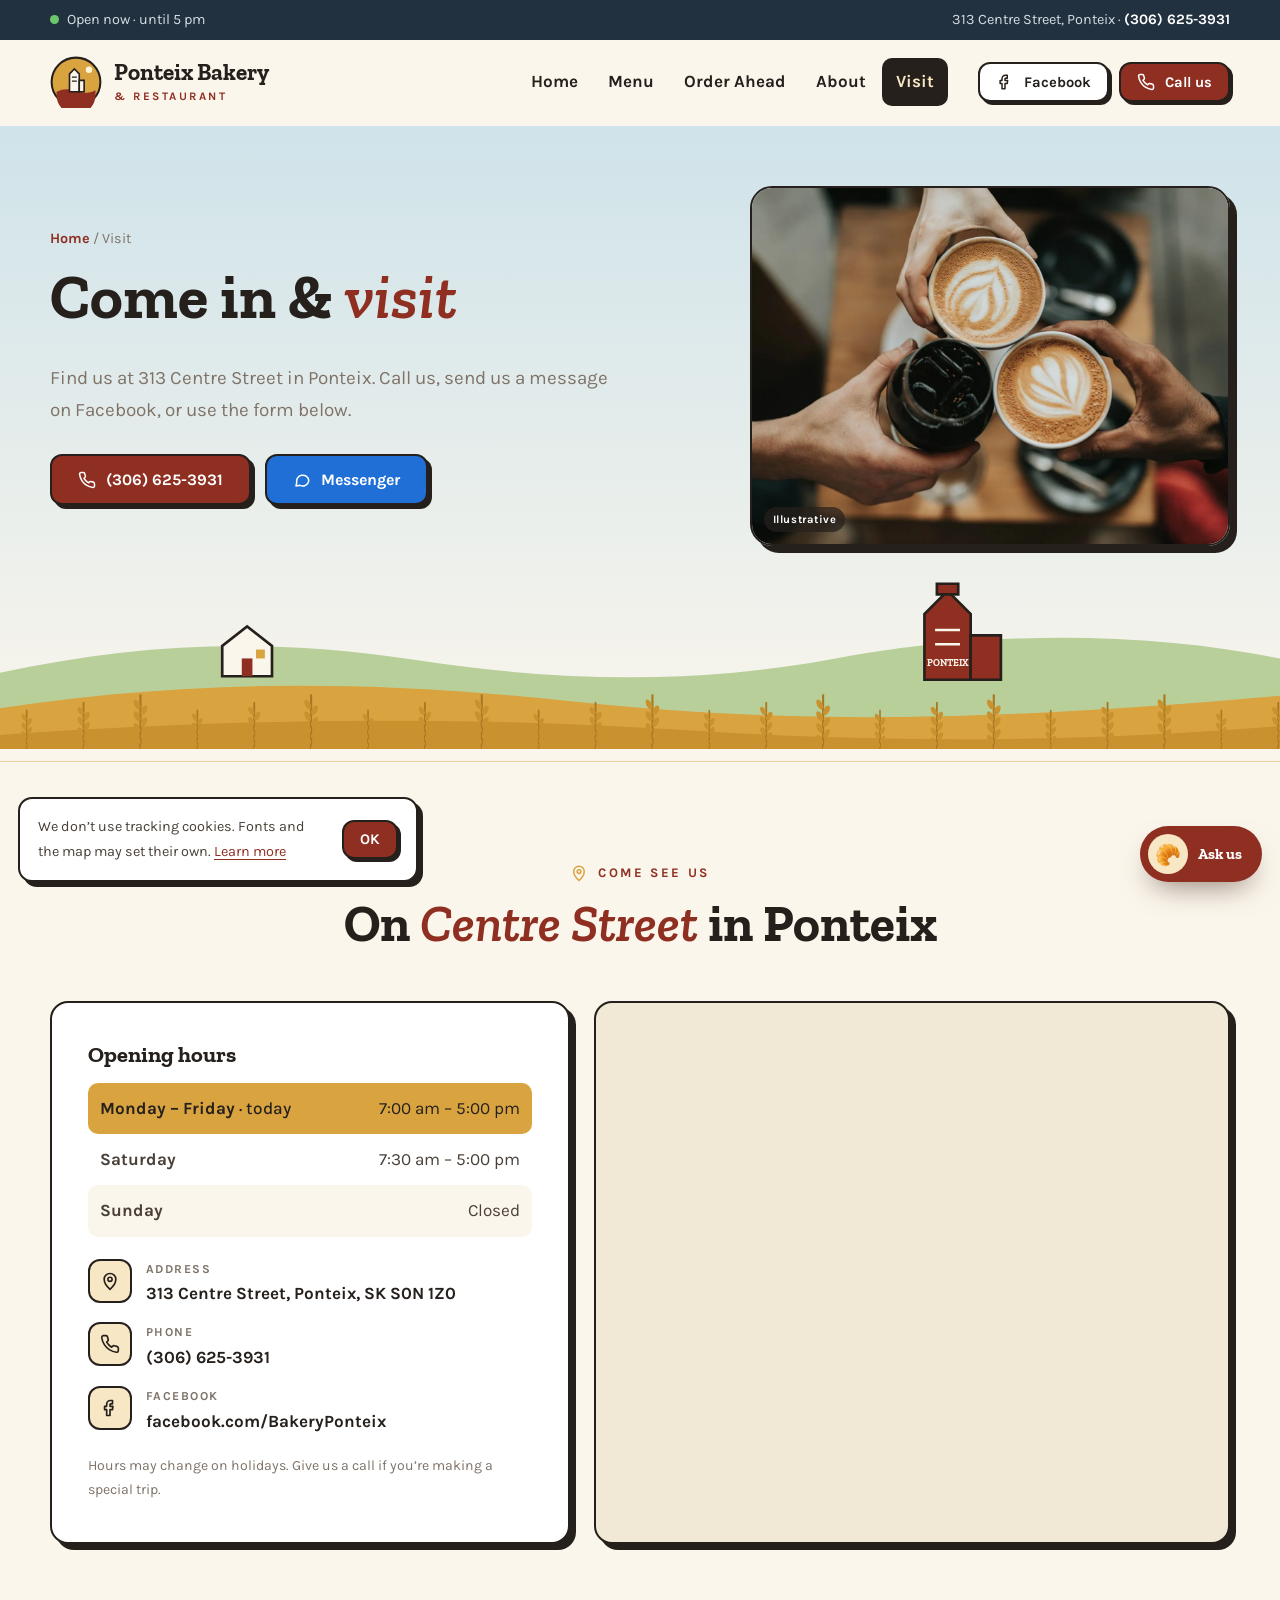
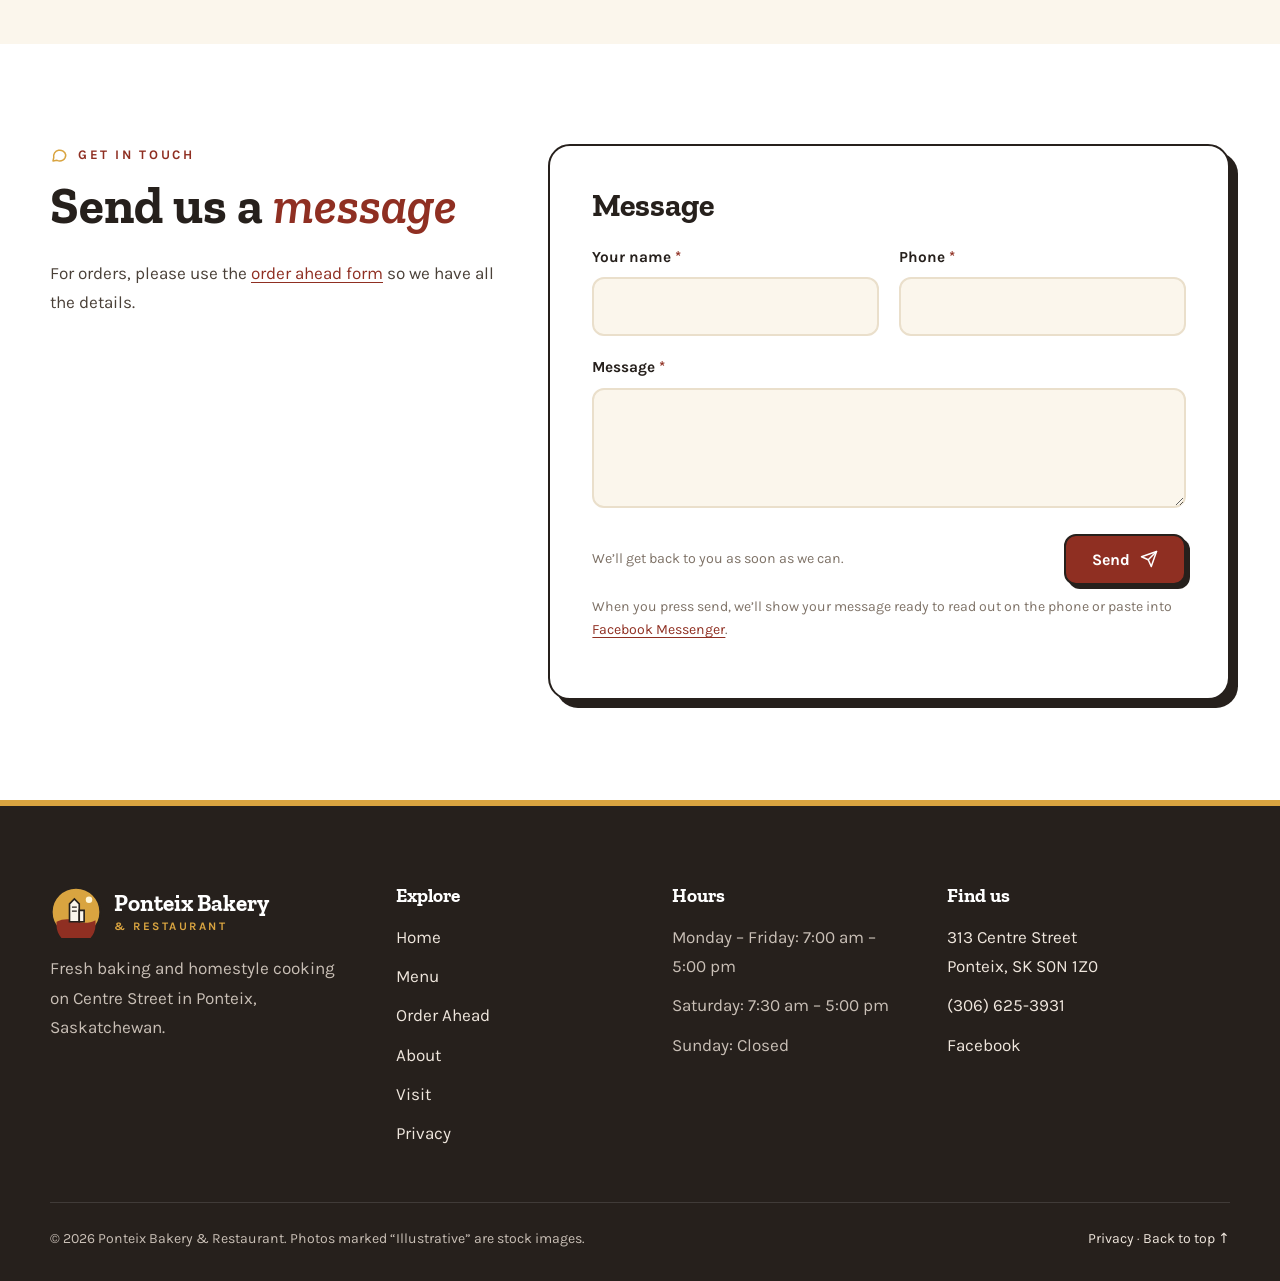
<file: ponteix-bakery-WEBSITE/contact.html>
<!doctype html>
<html lang="en-CA" class="no-js">
<head>
<meta charset="utf-8">
<meta name="viewport" content="width=device-width, initial-scale=1, viewport-fit=cover">
<title>Visit Ponteix Bakery &amp; Restaurant | 313 Centre St, Ponteix SK</title>
<meta name="description" content="Visit Ponteix Bakery &amp; Restaurant at 313 Centre Street, Ponteix, SK S0N 1Z0. Open Monday to Saturday. Call (306) 625-3931.">
<link rel="canonical" href="https://www.ponteixbakery.ca/contact.html">
<meta name="theme-color" content="#8f2f22">
<meta name="geo.region" content="CA-SK"><meta name="geo.placename" content="Ponteix">
<meta property="og:type" content="website">
<meta property="og:site_name" content="Ponteix Bakery &amp; Restaurant">
<meta property="og:title" content="Visit Ponteix Bakery &amp; Restaurant | 313 Centre St, Ponteix SK">
<meta property="og:description" content="Visit Ponteix Bakery &amp; Restaurant at 313 Centre Street, Ponteix, SK S0N 1Z0. Open Monday to Saturday. Call (306) 625-3931.">
<meta property="og:url" content="https://www.ponteixbakery.ca/contact.html">
<meta property="og:image" content="https://www.ponteixbakery.ca/og-image.jpg">
<meta property="og:locale" content="en_CA">
<meta name="twitter:card" content="summary_large_image">
<link rel="icon" href="favicon.png" type="image/png">
<link rel="apple-touch-icon" href="favicon.png">
<link rel="manifest" href="site.webmanifest">
<link rel="preconnect" href="https://fonts.googleapis.com">
<link rel="preconnect" href="https://fonts.gstatic.com" crossorigin>
<link href="https://fonts.googleapis.com/css2?family=Karla:wght@400;500;600;700&family=Zilla+Slab:ital,wght@0,600;0,700;1,600&display=swap" rel="stylesheet">
<link rel="stylesheet" href="styles.css">
<script type="application/ld+json">{"@context": "https://schema.org", "@type": ["Bakery", "Restaurant"], "name": "Ponteix Bakery & Restaurant", "url": "https://www.ponteixbakery.ca", "telephone": "+13066253931", "image": "https://www.ponteixbakery.ca/og-image.jpg", "sameAs": ["https://www.facebook.com/BakeryPonteix"], "servesCuisine": ["Bakery", "Canadian", "Mennonite"], "address": {"@type": "PostalAddress", "streetAddress": "313 Centre Street", "addressLocality": "Ponteix", "addressRegion": "SK", "postalCode": "S0N 1Z0", "addressCountry": "CA"}, "geo": {"@type": "GeoCoordinates", "latitude": 49.74329, "longitude": -107.48403}, "openingHoursSpecification": [{"@type": "OpeningHoursSpecification", "dayOfWeek": ["Monday", "Tuesday", "Wednesday", "Thursday", "Friday"], "opens": "07:00", "closes": "17:00"}, {"@type": "OpeningHoursSpecification", "dayOfWeek": ["Saturday"], "opens": "07:30", "closes": "17:00"}], "hasMenu": "https://www.ponteixbakery.ca/menu.html"}</script>
<script defer src="site-config.js"></script>
<script defer src="main.js"></script>
<script defer src="chatbot.js"></script>
</head>
<body>
<a class="skip" href="#main">Skip to content</a>
<div class="topbar"><div class="wrap"><span class="open-now"><span class="dot" aria-hidden="true"></span><span data-open>Mon–Fri 7–5 · Sat 7:30–5</span></span><span class="hide-s">313 Centre Street, Ponteix · <a href="tel:+13066253931">(306) 625-3931</a></span></div></div>
<header class="hdr">
  <div class="wrap hdr-in">
    <a class="logo" href="index.html" aria-label="Ponteix Bakery &amp; Restaurant home"><svg class="mk" viewBox="0 0 64 64" aria-hidden="true"><circle cx="32" cy="32" r="30" fill="#d9a440" stroke="#26201c" stroke-width="2.5"/><path d="M8 44c8-4 16-4 24-1s16 3 24-1v6a24 24 0 0 1-48 0z" fill="#8f2f22"/>
<path d="M24 44V22l6-6 6 6v22z" fill="#fbf6ec" stroke="#26201c" stroke-width="2"/><path d="M36 30h6v14h-6z" fill="#fbf6ec" stroke="#26201c" stroke-width="2"/><path d="M27 26h6M27 31h6" stroke="#26201c" stroke-width="1.6"/><circle cx="48" cy="17" r="4" fill="#fff6d8"/></svg><span><b>Ponteix Bakery</b><small>&amp; Restaurant</small></span></a>
    <nav class="nav" id="nav" aria-label="Main"><ul><li><a href="index.html">Home</a></li><li><a href="menu.html">Menu</a></li><li><a href="order.html">Order Ahead</a></li><li><a href="about.html">About</a></li><li><a href="contact.html" aria-current="page">Visit</a></li>
      <li class="m-only"><a class="btn btn-block" href="tel:+13066253931"><svg viewBox="0 0 24 24" fill="none" stroke="currentColor" stroke-width="2" stroke-linecap="round" stroke-linejoin="round" aria-hidden="true"><path d="M22 16.9v3a2 2 0 0 1-2.2 2 19.8 19.8 0 0 1-8.6-3.1 19.5 19.5 0 0 1-6-6A19.8 19.8 0 0 1 2.1 4.2 2 2 0 0 1 4.1 2h3a2 2 0 0 1 2 1.7c.1.9.4 1.8.7 2.7a2 2 0 0 1-.5 2.1L8 9.8a16 16 0 0 0 6 6l1.3-1.3a2 2 0 0 1 2.1-.4c.9.3 1.8.6 2.7.7a2 2 0 0 1 1.7 2z"/></svg> Call (306) 625-3931</a></li>
      <li class="m-only"><a class="btn btn-gold btn-block" href="order.html">Order ahead</a></li></ul></nav>
    <div class="hdr-cta">
      <a class="btn btn-light btn-sm" href="https://www.facebook.com/BakeryPonteix" target="_blank" rel="noopener" aria-label="Ponteix Bakery on Facebook"><svg viewBox="0 0 24 24" fill="none" stroke="currentColor" stroke-width="2" stroke-linecap="round" stroke-linejoin="round" aria-hidden="true"><path d="M15 3h-2.5A4.5 4.5 0 0 0 8 7.5V10H5.5v4H8v7h4v-7h3l.5-4H12V7.8c0-.5.4-.8.8-.8H15z"/></svg> Facebook</a>
      <a class="btn btn-sm" href="tel:+13066253931"><svg viewBox="0 0 24 24" fill="none" stroke="currentColor" stroke-width="2" stroke-linecap="round" stroke-linejoin="round" aria-hidden="true"><path d="M22 16.9v3a2 2 0 0 1-2.2 2 19.8 19.8 0 0 1-8.6-3.1 19.5 19.5 0 0 1-6-6A19.8 19.8 0 0 1 2.1 4.2 2 2 0 0 1 4.1 2h3a2 2 0 0 1 2 1.7c.1.9.4 1.8.7 2.7a2 2 0 0 1-.5 2.1L8 9.8a16 16 0 0 0 6 6l1.3-1.3a2 2 0 0 1 2.1-.4c.9.3 1.8.6 2.7.7a2 2 0 0 1 1.7 2z"/></svg> Call us</a>
      <button class="burger" aria-label="Open menu" aria-expanded="false" aria-controls="nav"><span></span><span></span><span></span></button>
    </div>
  </div>
</header>
<main id="main">
<section class="phero"><div class="wrap phero-in"><div class="load"><div class="crumbs"><a href="index.html">Home</a> / Visit</div><h1>Come in &amp; <em>visit</em></h1><p class="lead">Find us at 313 Centre Street in Ponteix. Call us, send us a message on Facebook, or use the form below.</p><div class="btn-row"><a class="btn" href="tel:+13066253931"><svg viewBox="0 0 24 24" fill="none" stroke="currentColor" stroke-width="2" stroke-linecap="round" stroke-linejoin="round" aria-hidden="true"><path d="M22 16.9v3a2 2 0 0 1-2.2 2 19.8 19.8 0 0 1-8.6-3.1 19.5 19.5 0 0 1-6-6A19.8 19.8 0 0 1 2.1 4.2 2 2 0 0 1 4.1 2h3a2 2 0 0 1 2 1.7c.1.9.4 1.8.7 2.7a2 2 0 0 1-.5 2.1L8 9.8a16 16 0 0 0 6 6l1.3-1.3a2 2 0 0 1 2.1-.4c.9.3 1.8.6 2.7.7a2 2 0 0 1 1.7 2z"/></svg> (306) 625-3931</a><a class="btn btn-fb" href="https://m.me/BakeryPonteix" target="_blank" rel="noopener"><svg viewBox="0 0 24 24" fill="none" stroke="currentColor" stroke-width="2" stroke-linecap="round" stroke-linejoin="round" aria-hidden="true"><path d="M21 12a8 8 0 0 1-11.6 7.1L4 20l1-4.6A8 8 0 1 1 21 12z"/></svg> Messenger</a></div></div>
  <div class="pic load"><img src="coffee-cheers.webp" alt="Coffee with friends" width="900" height="675" decoding="async"><span class="lbl">Illustrative</span></div></div><svg class="prairie" viewBox="0 0 1440 220" preserveAspectRatio="xMidYMax slice" aria-hidden="true">
<path d="M0 120c160-34 300-40 470-14s320 26 470-2 330-34 500 0v116H0z" fill="#b9cf9a"/>
<g transform="translate(1040 18)"><path d="M0 110V36l26-26 26 26v74z" fill="#8f2f22" stroke="#26201c" stroke-width="3"/><path d="M52 60h34v50H52z" fill="#8f2f22" stroke="#26201c" stroke-width="3"/><path d="M14 2h24v12H14z" fill="#8f2f22" stroke="#26201c" stroke-width="3"/><path d="M12 54h28M12 70h28" stroke="#fbf6ec" stroke-width="3"/><text x="26" y="94" text-anchor="middle" font-family="Zilla Slab,Georgia,serif" font-weight="700" font-size="11" fill="#fbf6ec">PONTEIX</text></g>
<g transform="translate(250 64)"><path d="M0 60V26L28 4l28 22v34z" fill="#fbf6ec" stroke="#26201c" stroke-width="3"/><path d="M22 60V40h12v20z" fill="#8f2f22"/><path d="M38 30h10v10H38z" fill="#d9a440"/></g>
<path d="M0 160c200-30 400-34 640-8s460 24 800-6v74H0z" fill="#d9a440"/>
<path d="M0 190c240-18 520-22 760-6s460 14 680-4v40H0z" fill="#c9922f"/>
<g class="wheat"><path d="M30 214V161.8" stroke="#a87724" stroke-width="1.8"/><ellipse cx="32.9" cy="205.0" rx="2.3" ry="4.5" transform="rotate(28 32.9 205.0)" fill="#c9922f"/><ellipse cx="27.1" cy="200.1" rx="2.3" ry="4.5" transform="rotate(-28 27.1 200.1)" fill="#c9922f"/><ellipse cx="32.9" cy="195.1" rx="2.3" ry="4.5" transform="rotate(28 32.9 195.1)" fill="#c9922f"/><ellipse cx="27.1" cy="190.2" rx="2.3" ry="4.5" transform="rotate(-28 27.1 190.2)" fill="#c9922f"/><ellipse cx="32.9" cy="185.2" rx="2.3" ry="4.5" transform="rotate(28 32.9 185.2)" fill="#c9922f"/><ellipse cx="27.1" cy="180.2" rx="2.3" ry="4.5" transform="rotate(-28 27.1 180.2)" fill="#c9922f"/><ellipse cx="32.9" cy="175.3" rx="2.3" ry="4.5" transform="rotate(28 32.9 175.3)" fill="#c9922f"/><ellipse cx="27.1" cy="170.3" rx="2.3" ry="4.5" transform="rotate(-28 27.1 170.3)" fill="#c9922f"/></g><g class="wheat"><path d="M94 214V153.1" stroke="#a87724" stroke-width="2.1"/><ellipse cx="97.4" cy="203.5" rx="2.7" ry="5.2" transform="rotate(28 97.4 203.5)" fill="#c9922f"/><ellipse cx="90.6" cy="197.7" rx="2.7" ry="5.2" transform="rotate(-28 90.6 197.7)" fill="#c9922f"/><ellipse cx="97.4" cy="191.9" rx="2.7" ry="5.2" transform="rotate(28 97.4 191.9)" fill="#c9922f"/><ellipse cx="90.6" cy="186.2" rx="2.7" ry="5.2" transform="rotate(-28 90.6 186.2)" fill="#c9922f"/><ellipse cx="97.4" cy="180.4" rx="2.7" ry="5.2" transform="rotate(28 97.4 180.4)" fill="#c9922f"/><ellipse cx="90.6" cy="174.6" rx="2.7" ry="5.2" transform="rotate(-28 90.6 174.6)" fill="#c9922f"/><ellipse cx="97.4" cy="168.8" rx="2.7" ry="5.2" transform="rotate(28 97.4 168.8)" fill="#c9922f"/><ellipse cx="90.6" cy="163.1" rx="2.7" ry="5.2" transform="rotate(-28 90.6 163.1)" fill="#c9922f"/></g><g class="wheat"><path d="M158 214V144.4" stroke="#a87724" stroke-width="2.4"/><ellipse cx="161.8" cy="202.0" rx="3.1" ry="6.0" transform="rotate(28 161.8 202.0)" fill="#c9922f"/><ellipse cx="154.2" cy="195.4" rx="3.1" ry="6.0" transform="rotate(-28 154.2 195.4)" fill="#c9922f"/><ellipse cx="161.8" cy="188.8" rx="3.1" ry="6.0" transform="rotate(28 161.8 188.8)" fill="#c9922f"/><ellipse cx="154.2" cy="182.2" rx="3.1" ry="6.0" transform="rotate(-28 154.2 182.2)" fill="#c9922f"/><ellipse cx="161.8" cy="175.6" rx="3.1" ry="6.0" transform="rotate(28 161.8 175.6)" fill="#c9922f"/><ellipse cx="154.2" cy="169.0" rx="3.1" ry="6.0" transform="rotate(-28 154.2 169.0)" fill="#c9922f"/><ellipse cx="161.8" cy="162.4" rx="3.1" ry="6.0" transform="rotate(28 161.8 162.4)" fill="#c9922f"/><ellipse cx="154.2" cy="155.8" rx="3.1" ry="6.0" transform="rotate(-28 154.2 155.8)" fill="#c9922f"/></g><g class="wheat"><path d="M222 214V161.8" stroke="#a87724" stroke-width="1.8"/><ellipse cx="224.9" cy="205.0" rx="2.3" ry="4.5" transform="rotate(28 224.9 205.0)" fill="#c9922f"/><ellipse cx="219.1" cy="200.1" rx="2.3" ry="4.5" transform="rotate(-28 219.1 200.1)" fill="#c9922f"/><ellipse cx="224.9" cy="195.1" rx="2.3" ry="4.5" transform="rotate(28 224.9 195.1)" fill="#c9922f"/><ellipse cx="219.1" cy="190.2" rx="2.3" ry="4.5" transform="rotate(-28 219.1 190.2)" fill="#c9922f"/><ellipse cx="224.9" cy="185.2" rx="2.3" ry="4.5" transform="rotate(28 224.9 185.2)" fill="#c9922f"/><ellipse cx="219.1" cy="180.2" rx="2.3" ry="4.5" transform="rotate(-28 219.1 180.2)" fill="#c9922f"/><ellipse cx="224.9" cy="175.3" rx="2.3" ry="4.5" transform="rotate(28 224.9 175.3)" fill="#c9922f"/><ellipse cx="219.1" cy="170.3" rx="2.3" ry="4.5" transform="rotate(-28 219.1 170.3)" fill="#c9922f"/></g><g class="wheat"><path d="M286 214V153.1" stroke="#a87724" stroke-width="2.1"/><ellipse cx="289.4" cy="203.5" rx="2.7" ry="5.2" transform="rotate(28 289.4 203.5)" fill="#c9922f"/><ellipse cx="282.6" cy="197.7" rx="2.7" ry="5.2" transform="rotate(-28 282.6 197.7)" fill="#c9922f"/><ellipse cx="289.4" cy="191.9" rx="2.7" ry="5.2" transform="rotate(28 289.4 191.9)" fill="#c9922f"/><ellipse cx="282.6" cy="186.2" rx="2.7" ry="5.2" transform="rotate(-28 282.6 186.2)" fill="#c9922f"/><ellipse cx="289.4" cy="180.4" rx="2.7" ry="5.2" transform="rotate(28 289.4 180.4)" fill="#c9922f"/><ellipse cx="282.6" cy="174.6" rx="2.7" ry="5.2" transform="rotate(-28 282.6 174.6)" fill="#c9922f"/><ellipse cx="289.4" cy="168.8" rx="2.7" ry="5.2" transform="rotate(28 289.4 168.8)" fill="#c9922f"/><ellipse cx="282.6" cy="163.1" rx="2.7" ry="5.2" transform="rotate(-28 282.6 163.1)" fill="#c9922f"/></g><g class="wheat"><path d="M350 214V144.4" stroke="#a87724" stroke-width="2.4"/><ellipse cx="353.8" cy="202.0" rx="3.1" ry="6.0" transform="rotate(28 353.8 202.0)" fill="#c9922f"/><ellipse cx="346.2" cy="195.4" rx="3.1" ry="6.0" transform="rotate(-28 346.2 195.4)" fill="#c9922f"/><ellipse cx="353.8" cy="188.8" rx="3.1" ry="6.0" transform="rotate(28 353.8 188.8)" fill="#c9922f"/><ellipse cx="346.2" cy="182.2" rx="3.1" ry="6.0" transform="rotate(-28 346.2 182.2)" fill="#c9922f"/><ellipse cx="353.8" cy="175.6" rx="3.1" ry="6.0" transform="rotate(28 353.8 175.6)" fill="#c9922f"/><ellipse cx="346.2" cy="169.0" rx="3.1" ry="6.0" transform="rotate(-28 346.2 169.0)" fill="#c9922f"/><ellipse cx="353.8" cy="162.4" rx="3.1" ry="6.0" transform="rotate(28 353.8 162.4)" fill="#c9922f"/><ellipse cx="346.2" cy="155.8" rx="3.1" ry="6.0" transform="rotate(-28 346.2 155.8)" fill="#c9922f"/></g><g class="wheat"><path d="M414 214V161.8" stroke="#a87724" stroke-width="1.8"/><ellipse cx="416.9" cy="205.0" rx="2.3" ry="4.5" transform="rotate(28 416.9 205.0)" fill="#c9922f"/><ellipse cx="411.1" cy="200.1" rx="2.3" ry="4.5" transform="rotate(-28 411.1 200.1)" fill="#c9922f"/><ellipse cx="416.9" cy="195.1" rx="2.3" ry="4.5" transform="rotate(28 416.9 195.1)" fill="#c9922f"/><ellipse cx="411.1" cy="190.2" rx="2.3" ry="4.5" transform="rotate(-28 411.1 190.2)" fill="#c9922f"/><ellipse cx="416.9" cy="185.2" rx="2.3" ry="4.5" transform="rotate(28 416.9 185.2)" fill="#c9922f"/><ellipse cx="411.1" cy="180.2" rx="2.3" ry="4.5" transform="rotate(-28 411.1 180.2)" fill="#c9922f"/><ellipse cx="416.9" cy="175.3" rx="2.3" ry="4.5" transform="rotate(28 416.9 175.3)" fill="#c9922f"/><ellipse cx="411.1" cy="170.3" rx="2.3" ry="4.5" transform="rotate(-28 411.1 170.3)" fill="#c9922f"/></g><g class="wheat"><path d="M478 214V153.1" stroke="#a87724" stroke-width="2.1"/><ellipse cx="481.4" cy="203.5" rx="2.7" ry="5.2" transform="rotate(28 481.4 203.5)" fill="#c9922f"/><ellipse cx="474.6" cy="197.7" rx="2.7" ry="5.2" transform="rotate(-28 474.6 197.7)" fill="#c9922f"/><ellipse cx="481.4" cy="191.9" rx="2.7" ry="5.2" transform="rotate(28 481.4 191.9)" fill="#c9922f"/><ellipse cx="474.6" cy="186.2" rx="2.7" ry="5.2" transform="rotate(-28 474.6 186.2)" fill="#c9922f"/><ellipse cx="481.4" cy="180.4" rx="2.7" ry="5.2" transform="rotate(28 481.4 180.4)" fill="#c9922f"/><ellipse cx="474.6" cy="174.6" rx="2.7" ry="5.2" transform="rotate(-28 474.6 174.6)" fill="#c9922f"/><ellipse cx="481.4" cy="168.8" rx="2.7" ry="5.2" transform="rotate(28 481.4 168.8)" fill="#c9922f"/><ellipse cx="474.6" cy="163.1" rx="2.7" ry="5.2" transform="rotate(-28 474.6 163.1)" fill="#c9922f"/></g><g class="wheat"><path d="M542 214V144.4" stroke="#a87724" stroke-width="2.4"/><ellipse cx="545.8" cy="202.0" rx="3.1" ry="6.0" transform="rotate(28 545.8 202.0)" fill="#c9922f"/><ellipse cx="538.2" cy="195.4" rx="3.1" ry="6.0" transform="rotate(-28 538.2 195.4)" fill="#c9922f"/><ellipse cx="545.8" cy="188.8" rx="3.1" ry="6.0" transform="rotate(28 545.8 188.8)" fill="#c9922f"/><ellipse cx="538.2" cy="182.2" rx="3.1" ry="6.0" transform="rotate(-28 538.2 182.2)" fill="#c9922f"/><ellipse cx="545.8" cy="175.6" rx="3.1" ry="6.0" transform="rotate(28 545.8 175.6)" fill="#c9922f"/><ellipse cx="538.2" cy="169.0" rx="3.1" ry="6.0" transform="rotate(-28 538.2 169.0)" fill="#c9922f"/><ellipse cx="545.8" cy="162.4" rx="3.1" ry="6.0" transform="rotate(28 545.8 162.4)" fill="#c9922f"/><ellipse cx="538.2" cy="155.8" rx="3.1" ry="6.0" transform="rotate(-28 538.2 155.8)" fill="#c9922f"/></g><g class="wheat"><path d="M606 214V161.8" stroke="#a87724" stroke-width="1.8"/><ellipse cx="608.9" cy="205.0" rx="2.3" ry="4.5" transform="rotate(28 608.9 205.0)" fill="#c9922f"/><ellipse cx="603.1" cy="200.1" rx="2.3" ry="4.5" transform="rotate(-28 603.1 200.1)" fill="#c9922f"/><ellipse cx="608.9" cy="195.1" rx="2.3" ry="4.5" transform="rotate(28 608.9 195.1)" fill="#c9922f"/><ellipse cx="603.1" cy="190.2" rx="2.3" ry="4.5" transform="rotate(-28 603.1 190.2)" fill="#c9922f"/><ellipse cx="608.9" cy="185.2" rx="2.3" ry="4.5" transform="rotate(28 608.9 185.2)" fill="#c9922f"/><ellipse cx="603.1" cy="180.2" rx="2.3" ry="4.5" transform="rotate(-28 603.1 180.2)" fill="#c9922f"/><ellipse cx="608.9" cy="175.3" rx="2.3" ry="4.5" transform="rotate(28 608.9 175.3)" fill="#c9922f"/><ellipse cx="603.1" cy="170.3" rx="2.3" ry="4.5" transform="rotate(-28 603.1 170.3)" fill="#c9922f"/></g><g class="wheat"><path d="M670 214V153.1" stroke="#a87724" stroke-width="2.1"/><ellipse cx="673.4" cy="203.5" rx="2.7" ry="5.2" transform="rotate(28 673.4 203.5)" fill="#c9922f"/><ellipse cx="666.6" cy="197.7" rx="2.7" ry="5.2" transform="rotate(-28 666.6 197.7)" fill="#c9922f"/><ellipse cx="673.4" cy="191.9" rx="2.7" ry="5.2" transform="rotate(28 673.4 191.9)" fill="#c9922f"/><ellipse cx="666.6" cy="186.2" rx="2.7" ry="5.2" transform="rotate(-28 666.6 186.2)" fill="#c9922f"/><ellipse cx="673.4" cy="180.4" rx="2.7" ry="5.2" transform="rotate(28 673.4 180.4)" fill="#c9922f"/><ellipse cx="666.6" cy="174.6" rx="2.7" ry="5.2" transform="rotate(-28 666.6 174.6)" fill="#c9922f"/><ellipse cx="673.4" cy="168.8" rx="2.7" ry="5.2" transform="rotate(28 673.4 168.8)" fill="#c9922f"/><ellipse cx="666.6" cy="163.1" rx="2.7" ry="5.2" transform="rotate(-28 666.6 163.1)" fill="#c9922f"/></g><g class="wheat"><path d="M734 214V144.4" stroke="#a87724" stroke-width="2.4"/><ellipse cx="737.8" cy="202.0" rx="3.1" ry="6.0" transform="rotate(28 737.8 202.0)" fill="#c9922f"/><ellipse cx="730.2" cy="195.4" rx="3.1" ry="6.0" transform="rotate(-28 730.2 195.4)" fill="#c9922f"/><ellipse cx="737.8" cy="188.8" rx="3.1" ry="6.0" transform="rotate(28 737.8 188.8)" fill="#c9922f"/><ellipse cx="730.2" cy="182.2" rx="3.1" ry="6.0" transform="rotate(-28 730.2 182.2)" fill="#c9922f"/><ellipse cx="737.8" cy="175.6" rx="3.1" ry="6.0" transform="rotate(28 737.8 175.6)" fill="#c9922f"/><ellipse cx="730.2" cy="169.0" rx="3.1" ry="6.0" transform="rotate(-28 730.2 169.0)" fill="#c9922f"/><ellipse cx="737.8" cy="162.4" rx="3.1" ry="6.0" transform="rotate(28 737.8 162.4)" fill="#c9922f"/><ellipse cx="730.2" cy="155.8" rx="3.1" ry="6.0" transform="rotate(-28 730.2 155.8)" fill="#c9922f"/></g><g class="wheat"><path d="M798 214V161.8" stroke="#a87724" stroke-width="1.8"/><ellipse cx="800.9" cy="205.0" rx="2.3" ry="4.5" transform="rotate(28 800.9 205.0)" fill="#c9922f"/><ellipse cx="795.1" cy="200.1" rx="2.3" ry="4.5" transform="rotate(-28 795.1 200.1)" fill="#c9922f"/><ellipse cx="800.9" cy="195.1" rx="2.3" ry="4.5" transform="rotate(28 800.9 195.1)" fill="#c9922f"/><ellipse cx="795.1" cy="190.2" rx="2.3" ry="4.5" transform="rotate(-28 795.1 190.2)" fill="#c9922f"/><ellipse cx="800.9" cy="185.2" rx="2.3" ry="4.5" transform="rotate(28 800.9 185.2)" fill="#c9922f"/><ellipse cx="795.1" cy="180.2" rx="2.3" ry="4.5" transform="rotate(-28 795.1 180.2)" fill="#c9922f"/><ellipse cx="800.9" cy="175.3" rx="2.3" ry="4.5" transform="rotate(28 800.9 175.3)" fill="#c9922f"/><ellipse cx="795.1" cy="170.3" rx="2.3" ry="4.5" transform="rotate(-28 795.1 170.3)" fill="#c9922f"/></g><g class="wheat"><path d="M862 214V153.1" stroke="#a87724" stroke-width="2.1"/><ellipse cx="865.4" cy="203.5" rx="2.7" ry="5.2" transform="rotate(28 865.4 203.5)" fill="#c9922f"/><ellipse cx="858.6" cy="197.7" rx="2.7" ry="5.2" transform="rotate(-28 858.6 197.7)" fill="#c9922f"/><ellipse cx="865.4" cy="191.9" rx="2.7" ry="5.2" transform="rotate(28 865.4 191.9)" fill="#c9922f"/><ellipse cx="858.6" cy="186.2" rx="2.7" ry="5.2" transform="rotate(-28 858.6 186.2)" fill="#c9922f"/><ellipse cx="865.4" cy="180.4" rx="2.7" ry="5.2" transform="rotate(28 865.4 180.4)" fill="#c9922f"/><ellipse cx="858.6" cy="174.6" rx="2.7" ry="5.2" transform="rotate(-28 858.6 174.6)" fill="#c9922f"/><ellipse cx="865.4" cy="168.8" rx="2.7" ry="5.2" transform="rotate(28 865.4 168.8)" fill="#c9922f"/><ellipse cx="858.6" cy="163.1" rx="2.7" ry="5.2" transform="rotate(-28 858.6 163.1)" fill="#c9922f"/></g><g class="wheat"><path d="M926 214V144.4" stroke="#a87724" stroke-width="2.4"/><ellipse cx="929.8" cy="202.0" rx="3.1" ry="6.0" transform="rotate(28 929.8 202.0)" fill="#c9922f"/><ellipse cx="922.2" cy="195.4" rx="3.1" ry="6.0" transform="rotate(-28 922.2 195.4)" fill="#c9922f"/><ellipse cx="929.8" cy="188.8" rx="3.1" ry="6.0" transform="rotate(28 929.8 188.8)" fill="#c9922f"/><ellipse cx="922.2" cy="182.2" rx="3.1" ry="6.0" transform="rotate(-28 922.2 182.2)" fill="#c9922f"/><ellipse cx="929.8" cy="175.6" rx="3.1" ry="6.0" transform="rotate(28 929.8 175.6)" fill="#c9922f"/><ellipse cx="922.2" cy="169.0" rx="3.1" ry="6.0" transform="rotate(-28 922.2 169.0)" fill="#c9922f"/><ellipse cx="929.8" cy="162.4" rx="3.1" ry="6.0" transform="rotate(28 929.8 162.4)" fill="#c9922f"/><ellipse cx="922.2" cy="155.8" rx="3.1" ry="6.0" transform="rotate(-28 922.2 155.8)" fill="#c9922f"/></g><g class="wheat"><path d="M990 214V161.8" stroke="#a87724" stroke-width="1.8"/><ellipse cx="992.9" cy="205.0" rx="2.3" ry="4.5" transform="rotate(28 992.9 205.0)" fill="#c9922f"/><ellipse cx="987.1" cy="200.1" rx="2.3" ry="4.5" transform="rotate(-28 987.1 200.1)" fill="#c9922f"/><ellipse cx="992.9" cy="195.1" rx="2.3" ry="4.5" transform="rotate(28 992.9 195.1)" fill="#c9922f"/><ellipse cx="987.1" cy="190.2" rx="2.3" ry="4.5" transform="rotate(-28 987.1 190.2)" fill="#c9922f"/><ellipse cx="992.9" cy="185.2" rx="2.3" ry="4.5" transform="rotate(28 992.9 185.2)" fill="#c9922f"/><ellipse cx="987.1" cy="180.2" rx="2.3" ry="4.5" transform="rotate(-28 987.1 180.2)" fill="#c9922f"/><ellipse cx="992.9" cy="175.3" rx="2.3" ry="4.5" transform="rotate(28 992.9 175.3)" fill="#c9922f"/><ellipse cx="987.1" cy="170.3" rx="2.3" ry="4.5" transform="rotate(-28 987.1 170.3)" fill="#c9922f"/></g><g class="wheat"><path d="M1054 214V153.1" stroke="#a87724" stroke-width="2.1"/><ellipse cx="1057.4" cy="203.5" rx="2.7" ry="5.2" transform="rotate(28 1057.4 203.5)" fill="#c9922f"/><ellipse cx="1050.6" cy="197.7" rx="2.7" ry="5.2" transform="rotate(-28 1050.6 197.7)" fill="#c9922f"/><ellipse cx="1057.4" cy="191.9" rx="2.7" ry="5.2" transform="rotate(28 1057.4 191.9)" fill="#c9922f"/><ellipse cx="1050.6" cy="186.2" rx="2.7" ry="5.2" transform="rotate(-28 1050.6 186.2)" fill="#c9922f"/><ellipse cx="1057.4" cy="180.4" rx="2.7" ry="5.2" transform="rotate(28 1057.4 180.4)" fill="#c9922f"/><ellipse cx="1050.6" cy="174.6" rx="2.7" ry="5.2" transform="rotate(-28 1050.6 174.6)" fill="#c9922f"/><ellipse cx="1057.4" cy="168.8" rx="2.7" ry="5.2" transform="rotate(28 1057.4 168.8)" fill="#c9922f"/><ellipse cx="1050.6" cy="163.1" rx="2.7" ry="5.2" transform="rotate(-28 1050.6 163.1)" fill="#c9922f"/></g><g class="wheat"><path d="M1118 214V144.4" stroke="#a87724" stroke-width="2.4"/><ellipse cx="1121.8" cy="202.0" rx="3.1" ry="6.0" transform="rotate(28 1121.8 202.0)" fill="#c9922f"/><ellipse cx="1114.2" cy="195.4" rx="3.1" ry="6.0" transform="rotate(-28 1114.2 195.4)" fill="#c9922f"/><ellipse cx="1121.8" cy="188.8" rx="3.1" ry="6.0" transform="rotate(28 1121.8 188.8)" fill="#c9922f"/><ellipse cx="1114.2" cy="182.2" rx="3.1" ry="6.0" transform="rotate(-28 1114.2 182.2)" fill="#c9922f"/><ellipse cx="1121.8" cy="175.6" rx="3.1" ry="6.0" transform="rotate(28 1121.8 175.6)" fill="#c9922f"/><ellipse cx="1114.2" cy="169.0" rx="3.1" ry="6.0" transform="rotate(-28 1114.2 169.0)" fill="#c9922f"/><ellipse cx="1121.8" cy="162.4" rx="3.1" ry="6.0" transform="rotate(28 1121.8 162.4)" fill="#c9922f"/><ellipse cx="1114.2" cy="155.8" rx="3.1" ry="6.0" transform="rotate(-28 1114.2 155.8)" fill="#c9922f"/></g><g class="wheat"><path d="M1182 214V161.8" stroke="#a87724" stroke-width="1.8"/><ellipse cx="1184.9" cy="205.0" rx="2.3" ry="4.5" transform="rotate(28 1184.9 205.0)" fill="#c9922f"/><ellipse cx="1179.1" cy="200.1" rx="2.3" ry="4.5" transform="rotate(-28 1179.1 200.1)" fill="#c9922f"/><ellipse cx="1184.9" cy="195.1" rx="2.3" ry="4.5" transform="rotate(28 1184.9 195.1)" fill="#c9922f"/><ellipse cx="1179.1" cy="190.2" rx="2.3" ry="4.5" transform="rotate(-28 1179.1 190.2)" fill="#c9922f"/><ellipse cx="1184.9" cy="185.2" rx="2.3" ry="4.5" transform="rotate(28 1184.9 185.2)" fill="#c9922f"/><ellipse cx="1179.1" cy="180.2" rx="2.3" ry="4.5" transform="rotate(-28 1179.1 180.2)" fill="#c9922f"/><ellipse cx="1184.9" cy="175.3" rx="2.3" ry="4.5" transform="rotate(28 1184.9 175.3)" fill="#c9922f"/><ellipse cx="1179.1" cy="170.3" rx="2.3" ry="4.5" transform="rotate(-28 1179.1 170.3)" fill="#c9922f"/></g><g class="wheat"><path d="M1246 214V153.1" stroke="#a87724" stroke-width="2.1"/><ellipse cx="1249.4" cy="203.5" rx="2.7" ry="5.2" transform="rotate(28 1249.4 203.5)" fill="#c9922f"/><ellipse cx="1242.6" cy="197.7" rx="2.7" ry="5.2" transform="rotate(-28 1242.6 197.7)" fill="#c9922f"/><ellipse cx="1249.4" cy="191.9" rx="2.7" ry="5.2" transform="rotate(28 1249.4 191.9)" fill="#c9922f"/><ellipse cx="1242.6" cy="186.2" rx="2.7" ry="5.2" transform="rotate(-28 1242.6 186.2)" fill="#c9922f"/><ellipse cx="1249.4" cy="180.4" rx="2.7" ry="5.2" transform="rotate(28 1249.4 180.4)" fill="#c9922f"/><ellipse cx="1242.6" cy="174.6" rx="2.7" ry="5.2" transform="rotate(-28 1242.6 174.6)" fill="#c9922f"/><ellipse cx="1249.4" cy="168.8" rx="2.7" ry="5.2" transform="rotate(28 1249.4 168.8)" fill="#c9922f"/><ellipse cx="1242.6" cy="163.1" rx="2.7" ry="5.2" transform="rotate(-28 1242.6 163.1)" fill="#c9922f"/></g><g class="wheat"><path d="M1310 214V144.4" stroke="#a87724" stroke-width="2.4"/><ellipse cx="1313.8" cy="202.0" rx="3.1" ry="6.0" transform="rotate(28 1313.8 202.0)" fill="#c9922f"/><ellipse cx="1306.2" cy="195.4" rx="3.1" ry="6.0" transform="rotate(-28 1306.2 195.4)" fill="#c9922f"/><ellipse cx="1313.8" cy="188.8" rx="3.1" ry="6.0" transform="rotate(28 1313.8 188.8)" fill="#c9922f"/><ellipse cx="1306.2" cy="182.2" rx="3.1" ry="6.0" transform="rotate(-28 1306.2 182.2)" fill="#c9922f"/><ellipse cx="1313.8" cy="175.6" rx="3.1" ry="6.0" transform="rotate(28 1313.8 175.6)" fill="#c9922f"/><ellipse cx="1306.2" cy="169.0" rx="3.1" ry="6.0" transform="rotate(-28 1306.2 169.0)" fill="#c9922f"/><ellipse cx="1313.8" cy="162.4" rx="3.1" ry="6.0" transform="rotate(28 1313.8 162.4)" fill="#c9922f"/><ellipse cx="1306.2" cy="155.8" rx="3.1" ry="6.0" transform="rotate(-28 1306.2 155.8)" fill="#c9922f"/></g><g class="wheat"><path d="M1374 214V161.8" stroke="#a87724" stroke-width="1.8"/><ellipse cx="1376.9" cy="205.0" rx="2.3" ry="4.5" transform="rotate(28 1376.9 205.0)" fill="#c9922f"/><ellipse cx="1371.1" cy="200.1" rx="2.3" ry="4.5" transform="rotate(-28 1371.1 200.1)" fill="#c9922f"/><ellipse cx="1376.9" cy="195.1" rx="2.3" ry="4.5" transform="rotate(28 1376.9 195.1)" fill="#c9922f"/><ellipse cx="1371.1" cy="190.2" rx="2.3" ry="4.5" transform="rotate(-28 1371.1 190.2)" fill="#c9922f"/><ellipse cx="1376.9" cy="185.2" rx="2.3" ry="4.5" transform="rotate(28 1376.9 185.2)" fill="#c9922f"/><ellipse cx="1371.1" cy="180.2" rx="2.3" ry="4.5" transform="rotate(-28 1371.1 180.2)" fill="#c9922f"/><ellipse cx="1376.9" cy="175.3" rx="2.3" ry="4.5" transform="rotate(28 1376.9 175.3)" fill="#c9922f"/><ellipse cx="1371.1" cy="170.3" rx="2.3" ry="4.5" transform="rotate(-28 1371.1 170.3)" fill="#c9922f"/></g><g class="wheat"><path d="M1438 214V153.1" stroke="#a87724" stroke-width="2.1"/><ellipse cx="1441.4" cy="203.5" rx="2.7" ry="5.2" transform="rotate(28 1441.4 203.5)" fill="#c9922f"/><ellipse cx="1434.6" cy="197.7" rx="2.7" ry="5.2" transform="rotate(-28 1434.6 197.7)" fill="#c9922f"/><ellipse cx="1441.4" cy="191.9" rx="2.7" ry="5.2" transform="rotate(28 1441.4 191.9)" fill="#c9922f"/><ellipse cx="1434.6" cy="186.2" rx="2.7" ry="5.2" transform="rotate(-28 1434.6 186.2)" fill="#c9922f"/><ellipse cx="1441.4" cy="180.4" rx="2.7" ry="5.2" transform="rotate(28 1441.4 180.4)" fill="#c9922f"/><ellipse cx="1434.6" cy="174.6" rx="2.7" ry="5.2" transform="rotate(-28 1434.6 174.6)" fill="#c9922f"/><ellipse cx="1441.4" cy="168.8" rx="2.7" ry="5.2" transform="rotate(28 1441.4 168.8)" fill="#c9922f"/><ellipse cx="1434.6" cy="163.1" rx="2.7" ry="5.2" transform="rotate(-28 1434.6 163.1)" fill="#c9922f"/></g>
<path d="M0 206h1440v14H0z" fill="#fbf6ec"/></svg></section>
<section class="sec" id="visit"><div class="wrap"><div class="head center rv"><span class="eyebrow"><svg viewBox="0 0 24 24" fill="none" stroke="currentColor" stroke-width="2" stroke-linecap="round" stroke-linejoin="round" aria-hidden="true"><path d="M12 22s7-6.1 7-12a7 7 0 0 0-14 0c0 5.9 7 12 7 12z"/><circle cx="12" cy="10" r="2.5"/></svg> Come see us</span><h2>On <em>Centre Street</em> in Ponteix</h2></div><div class="visit">
  <div class="vcard rv"><h3>Opening hours</h3><ul class="hours"><li data-day="1,2,3,4,5"><b>Monday – Friday</b><span>7:00 am – 5:00 pm</span></li><li data-day="6"><b>Saturday</b><span>7:30 am – 5:00 pm</span></li><li data-day="0"><b>Sunday</b><span>Closed</span></li></ul>
    <ul class="vlist">
      <li><i><svg viewBox="0 0 24 24" fill="none" stroke="currentColor" stroke-width="2" stroke-linecap="round" stroke-linejoin="round" aria-hidden="true"><path d="M12 22s7-6.1 7-12a7 7 0 0 0-14 0c0 5.9 7 12 7 12z"/><circle cx="12" cy="10" r="2.5"/></svg></i><div><small>Address</small><a href="https://www.google.com/maps/search/?api=1&amp;query=313+Centre+Street,+Ponteix,+SK+S0N+1Z0" target="_blank" rel="noopener">313 Centre Street, Ponteix, SK S0N 1Z0</a></div></li>
      <li><i><svg viewBox="0 0 24 24" fill="none" stroke="currentColor" stroke-width="2" stroke-linecap="round" stroke-linejoin="round" aria-hidden="true"><path d="M22 16.9v3a2 2 0 0 1-2.2 2 19.8 19.8 0 0 1-8.6-3.1 19.5 19.5 0 0 1-6-6A19.8 19.8 0 0 1 2.1 4.2 2 2 0 0 1 4.1 2h3a2 2 0 0 1 2 1.7c.1.9.4 1.8.7 2.7a2 2 0 0 1-.5 2.1L8 9.8a16 16 0 0 0 6 6l1.3-1.3a2 2 0 0 1 2.1-.4c.9.3 1.8.6 2.7.7a2 2 0 0 1 1.7 2z"/></svg></i><div><small>Phone</small><a href="tel:+13066253931">(306) 625-3931</a></div></li>
      <li><i><svg viewBox="0 0 24 24" fill="none" stroke="currentColor" stroke-width="2" stroke-linecap="round" stroke-linejoin="round" aria-hidden="true"><path d="M15 3h-2.5A4.5 4.5 0 0 0 8 7.5V10H5.5v4H8v7h4v-7h3l.5-4H12V7.8c0-.5.4-.8.8-.8H15z"/></svg></i><div><small>Facebook</small><a href="https://www.facebook.com/BakeryPonteix" target="_blank" rel="noopener">facebook.com/BakeryPonteix</a></div></li>
    </ul><p class="hint" style="margin:18px 0 0">Hours may change on holidays. Give us a call if you’re making a special trip.</p></div>
  <div class="map rv d1"><iframe title="Map to Ponteix Bakery &amp; Restaurant, 313 Centre Street" src="https://maps.google.com/maps?q=313+Centre+Street,+Ponteix,+SK+S0N+1Z0&amp;z=15&amp;output=embed" loading="lazy" referrerpolicy="no-referrer-when-downgrade"></iframe></div>
</div></div></section>
<section class="sec sec-white"><div class="wrap form-wrap">
  <aside class="form-side rv"><span class="eyebrow"><svg viewBox="0 0 24 24" fill="none" stroke="currentColor" stroke-width="2" stroke-linecap="round" stroke-linejoin="round" aria-hidden="true"><path d="M21 12a8 8 0 0 1-11.6 7.1L4 20l1-4.6A8 8 0 1 1 21 12z"/></svg> Get in touch</span><h2>Send us a <em>message</em></h2><p>For orders, please use the <a href="order.html">order ahead form</a> so we have all the details.</p></aside>
  <div class="form-card rv d1"><h2>Message</h2>
    <form id="contact-form" data-send="Website message" novalidate><div class="fgrid">
      <div class="f"><label for="c-name">Your name <span class="req">*</span></label><input id="c-name" name="name" required autocomplete="name" maxlength="80"><span class="err" role="alert"></span></div>
      <div class="f"><label for="c-phone">Phone <span class="req">*</span></label><input id="c-phone" name="phone" type="tel" required autocomplete="tel" maxlength="20"><span class="err" role="alert"></span></div>
      <div class="f full"><label for="c-msg">Message <span class="req">*</span></label><textarea id="c-msg" name="message" required maxlength="2000"></textarea><span class="err" role="alert"></span></div>
      <div class="hp" aria-hidden="true"><label for="c-honey">Leave this empty</label><input id="c-honey" name="_honey" tabindex="-1" autocomplete="off"></div></div>
      <div class="form-foot"><small>We’ll get back to you as soon as we can.</small><button class="btn" type="submit"><span class="spinner" aria-hidden="true"></span>Send <svg viewBox="0 0 24 24" fill="none" stroke="currentColor" stroke-width="2" stroke-linecap="round" stroke-linejoin="round" aria-hidden="true"><path d="M22 2 11 13"/><path d="M22 2 15 22l-4-9-9-4z"/></svg></button></div>
      <p class="hint" style="margin-top:10px">When you press send, we’ll show your message ready to read out on the phone or paste into <a href="https://m.me/BakeryPonteix" target="_blank" rel="noopener">Facebook Messenger</a>.</p>
      <div class="status" role="status" aria-live="polite"></div></form></div>
</div></section>
</main>
<footer class="foot">
  <div class="wrap foot-grid">
    <div><a class="logo" href="index.html" aria-label="Ponteix Bakery &amp; Restaurant home"><svg class="mk" viewBox="0 0 64 64" aria-hidden="true"><circle cx="32" cy="32" r="30" fill="#d9a440" stroke="#26201c" stroke-width="2.5"/><path d="M8 44c8-4 16-4 24-1s16 3 24-1v6a24 24 0 0 1-48 0z" fill="#8f2f22"/>
<path d="M24 44V22l6-6 6 6v22z" fill="#fbf6ec" stroke="#26201c" stroke-width="2"/><path d="M36 30h6v14h-6z" fill="#fbf6ec" stroke="#26201c" stroke-width="2"/><path d="M27 26h6M27 31h6" stroke="#26201c" stroke-width="1.6"/><circle cx="48" cy="17" r="4" fill="#fff6d8"/></svg><span><b>Ponteix Bakery</b><small>&amp; Restaurant</small></span></a>
      <p>Fresh baking and homestyle cooking on Centre Street in Ponteix, Saskatchewan.</p></div>
    <div><h4>Explore</h4><ul><li><a href="index.html">Home</a></li><li><a href="menu.html">Menu</a></li><li><a href="order.html">Order Ahead</a></li><li><a href="about.html">About</a></li><li><a href="contact.html">Visit</a></li><li><a href="privacy.html">Privacy</a></li></ul></div>
    <div><h4>Hours</h4><ul><li>Monday – Friday: 7:00 am – 5:00 pm</li><li>Saturday: 7:30 am – 5:00 pm</li><li>Sunday: Closed</li></ul></div>
    <div><h4>Find us</h4><ul>
      <li><a href="https://www.google.com/maps/search/?api=1&amp;query=313+Centre+Street,+Ponteix,+SK+S0N+1Z0" target="_blank" rel="noopener">313 Centre Street<br>Ponteix, SK S0N 1Z0</a></li>
      <li><a href="tel:+13066253931">(306) 625-3931</a></li>
      <li><a href="https://www.facebook.com/BakeryPonteix" target="_blank" rel="noopener">Facebook</a></li></ul></div>
  </div>
  <div class="wrap foot-bottom"><span>© <span data-year>2026</span> Ponteix Bakery &amp; Restaurant. Photos marked “Illustrative” are stock images.</span><span><a href="privacy.html">Privacy</a> · <a href="#main">Back to top ↑</a></span></div>
</footer>
<div class="mbar"><a class="btn" href="tel:+13066253931"><svg viewBox="0 0 24 24" fill="none" stroke="currentColor" stroke-width="2" stroke-linecap="round" stroke-linejoin="round" aria-hidden="true"><path d="M22 16.9v3a2 2 0 0 1-2.2 2 19.8 19.8 0 0 1-8.6-3.1 19.5 19.5 0 0 1-6-6A19.8 19.8 0 0 1 2.1 4.2 2 2 0 0 1 4.1 2h3a2 2 0 0 1 2 1.7c.1.9.4 1.8.7 2.7a2 2 0 0 1-.5 2.1L8 9.8a16 16 0 0 0 6 6l1.3-1.3a2 2 0 0 1 2.1-.4c.9.3 1.8.6 2.7.7a2 2 0 0 1 1.7 2z"/></svg> Call</a><a class="btn btn-gold" href="contact.html#visit"><svg viewBox="0 0 24 24" fill="none" stroke="currentColor" stroke-width="2" stroke-linecap="round" stroke-linejoin="round" aria-hidden="true"><path d="M12 22s7-6.1 7-12a7 7 0 0 0-14 0c0 5.9 7 12 7 12z"/><circle cx="12" cy="10" r="2.5"/></svg> Directions</a></div>
<div class="cookie" hidden><p>We don’t use tracking cookies. Fonts and the map may set their own. <a href="privacy.html">Learn more</a></p><button class="btn btn-sm" type="button">OK</button></div>
</body>
</html>
</file>
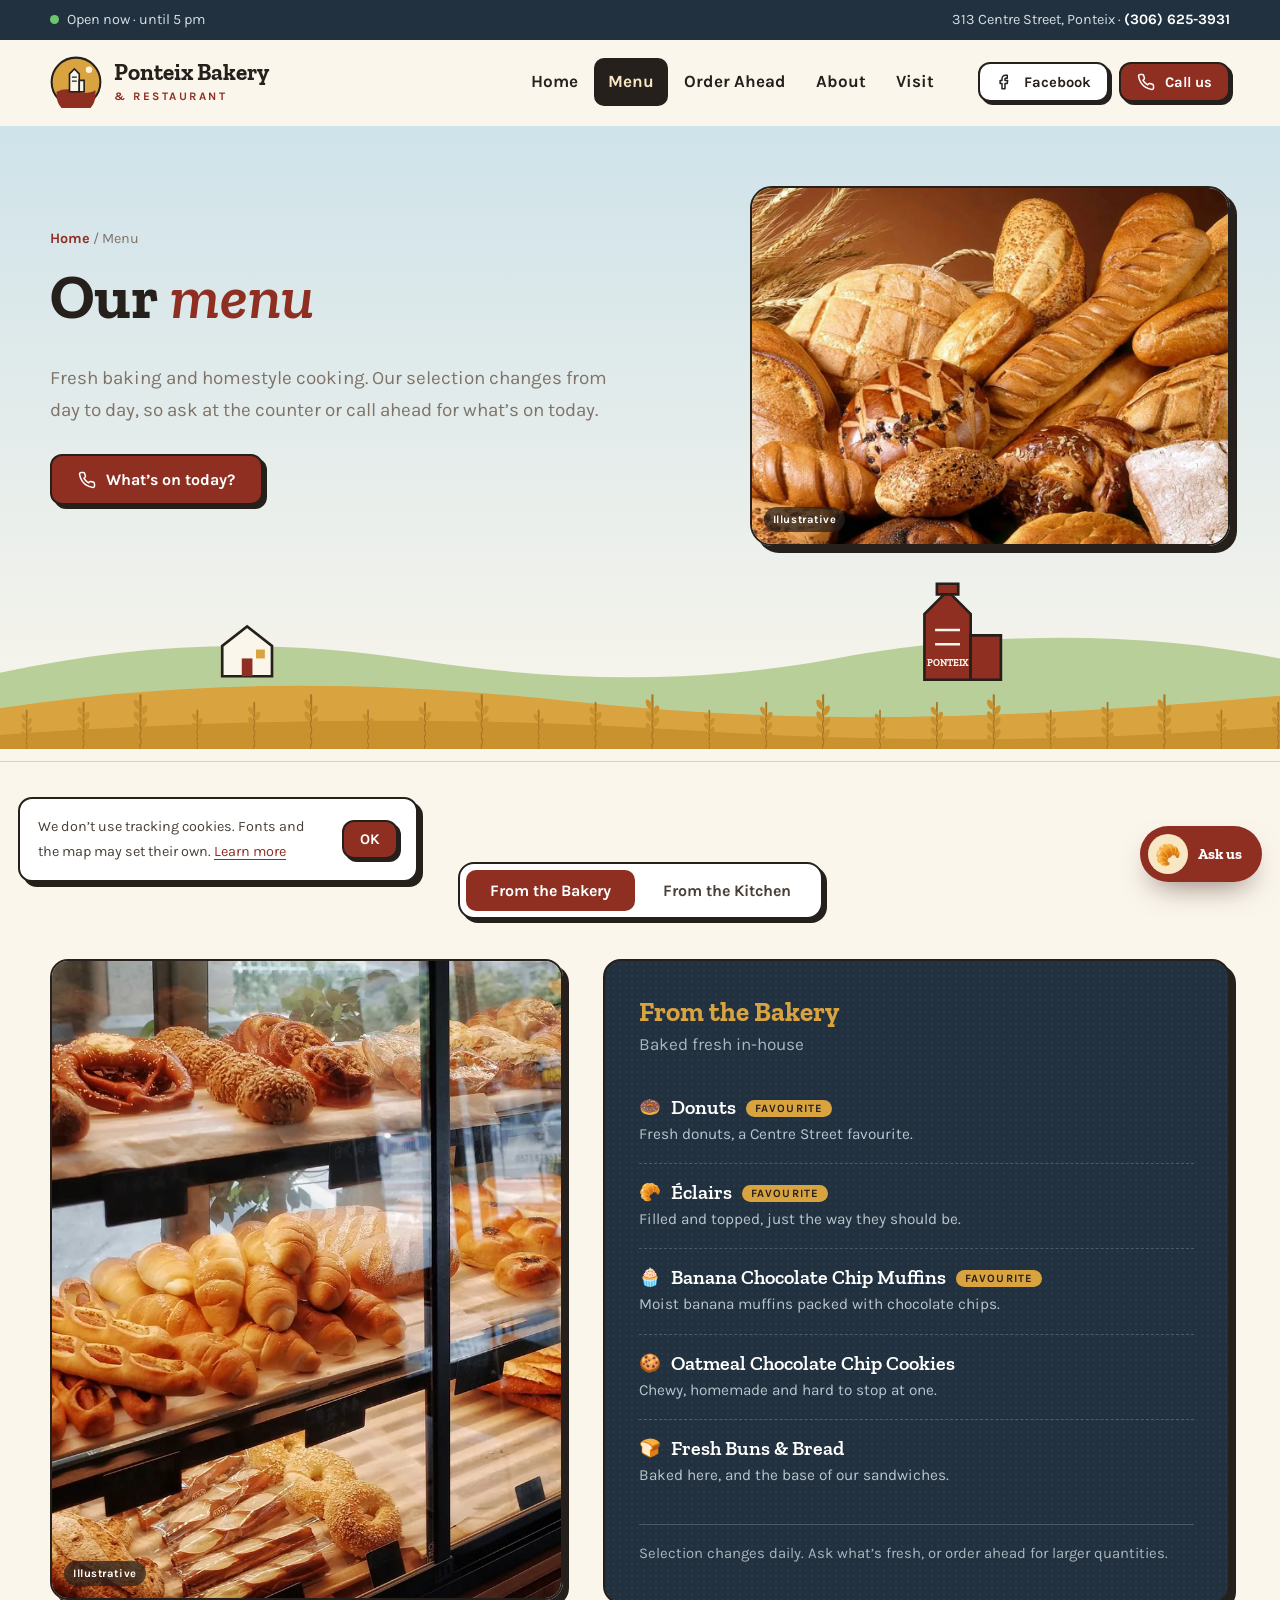
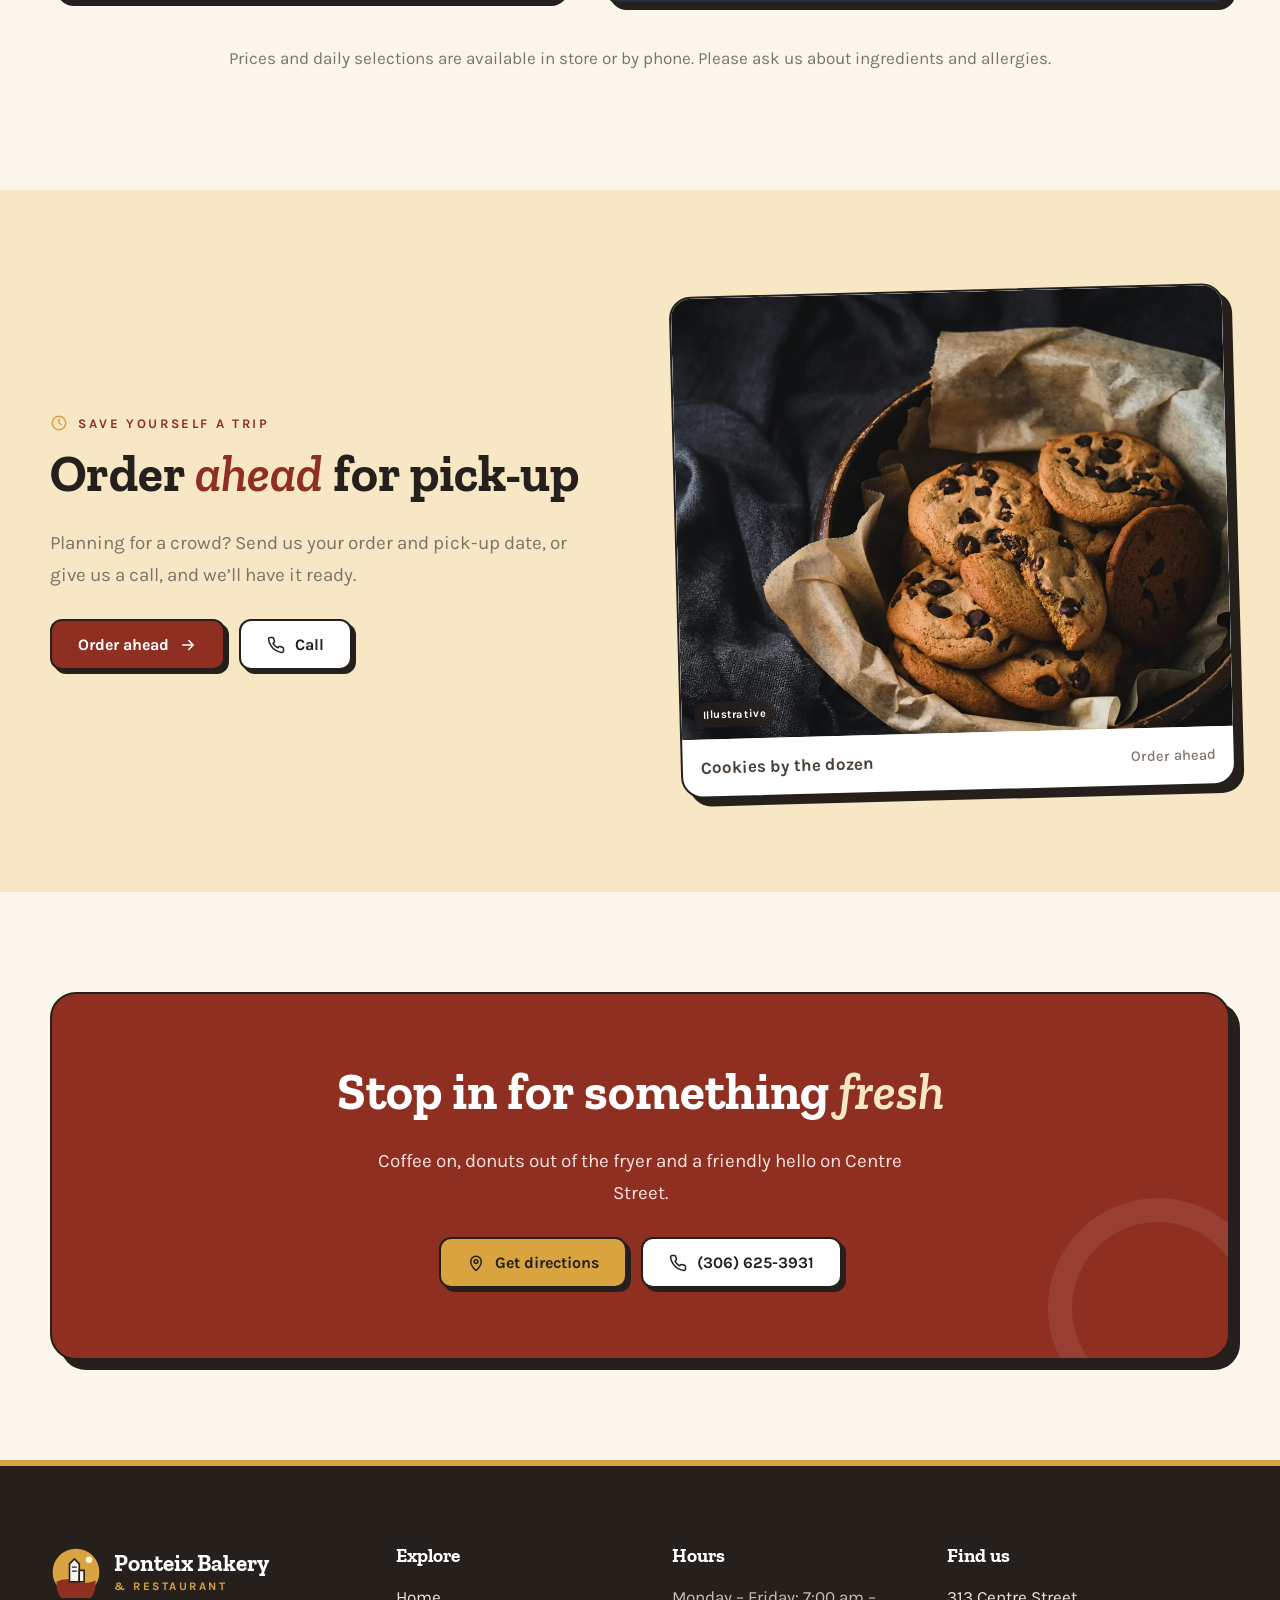
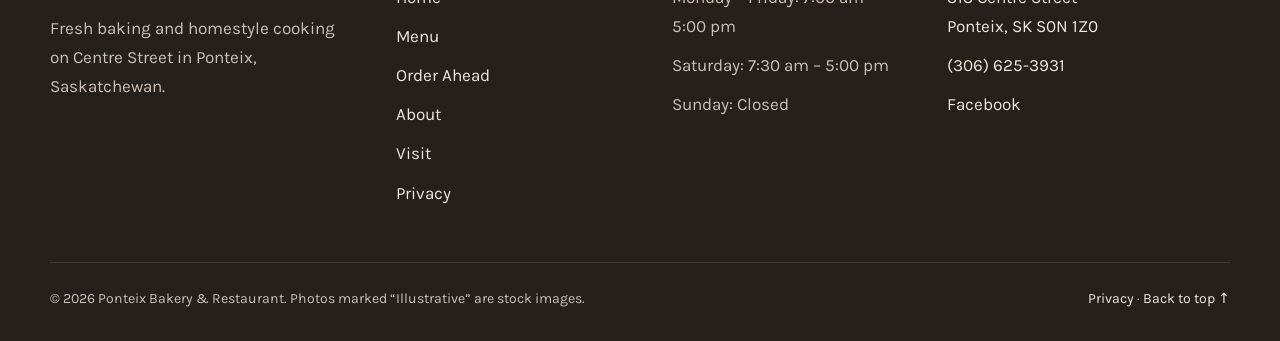
<file: ponteix-bakery-WEBSITE/menu.html>
<!doctype html>
<html lang="en-CA" class="no-js">
<head>
<meta charset="utf-8">
<meta name="viewport" content="width=device-width, initial-scale=1, viewport-fit=cover">
<title>Menu | Ponteix Bakery &amp; Restaurant, Ponteix SK</title>
<meta name="description" content="Ponteix Bakery &amp; Restaurant menu: donuts, éclairs, banana chocolate chip muffins, oatmeal chocolate chip cookies, fresh buns, perogies, sandwiches on fresh buns, daily specials and coffee.">
<link rel="canonical" href="https://www.ponteixbakery.ca/menu.html">
<meta name="theme-color" content="#8f2f22">
<meta name="geo.region" content="CA-SK"><meta name="geo.placename" content="Ponteix">
<meta property="og:type" content="website">
<meta property="og:site_name" content="Ponteix Bakery &amp; Restaurant">
<meta property="og:title" content="Menu | Ponteix Bakery &amp; Restaurant, Ponteix SK">
<meta property="og:description" content="Ponteix Bakery &amp; Restaurant menu: donuts, éclairs, banana chocolate chip muffins, oatmeal chocolate chip cookies, fresh buns, perogies, sandwiches on fresh buns, daily specials and coffee.">
<meta property="og:url" content="https://www.ponteixbakery.ca/menu.html">
<meta property="og:image" content="https://www.ponteixbakery.ca/og-image.jpg">
<meta property="og:locale" content="en_CA">
<meta name="twitter:card" content="summary_large_image">
<link rel="icon" href="favicon.png" type="image/png">
<link rel="apple-touch-icon" href="favicon.png">
<link rel="manifest" href="site.webmanifest">
<link rel="preconnect" href="https://fonts.googleapis.com">
<link rel="preconnect" href="https://fonts.gstatic.com" crossorigin>
<link href="https://fonts.googleapis.com/css2?family=Karla:wght@400;500;600;700&family=Zilla+Slab:ital,wght@0,600;0,700;1,600&display=swap" rel="stylesheet">
<link rel="stylesheet" href="styles.css">
<script type="application/ld+json">{"@context": "https://schema.org", "@type": ["Bakery", "Restaurant"], "name": "Ponteix Bakery & Restaurant", "url": "https://www.ponteixbakery.ca", "telephone": "+13066253931", "image": "https://www.ponteixbakery.ca/og-image.jpg", "sameAs": ["https://www.facebook.com/BakeryPonteix"], "servesCuisine": ["Bakery", "Canadian", "Mennonite"], "address": {"@type": "PostalAddress", "streetAddress": "313 Centre Street", "addressLocality": "Ponteix", "addressRegion": "SK", "postalCode": "S0N 1Z0", "addressCountry": "CA"}, "geo": {"@type": "GeoCoordinates", "latitude": 49.74329, "longitude": -107.48403}, "openingHoursSpecification": [{"@type": "OpeningHoursSpecification", "dayOfWeek": ["Monday", "Tuesday", "Wednesday", "Thursday", "Friday"], "opens": "07:00", "closes": "17:00"}, {"@type": "OpeningHoursSpecification", "dayOfWeek": ["Saturday"], "opens": "07:30", "closes": "17:00"}], "hasMenu": "https://www.ponteixbakery.ca/menu.html"}</script>
<script defer src="site-config.js"></script>
<script defer src="main.js"></script>
<script defer src="chatbot.js"></script>
</head>
<body>
<a class="skip" href="#main">Skip to content</a>
<div class="topbar"><div class="wrap"><span class="open-now"><span class="dot" aria-hidden="true"></span><span data-open>Mon–Fri 7–5 · Sat 7:30–5</span></span><span class="hide-s">313 Centre Street, Ponteix · <a href="tel:+13066253931">(306) 625-3931</a></span></div></div>
<header class="hdr">
  <div class="wrap hdr-in">
    <a class="logo" href="index.html" aria-label="Ponteix Bakery &amp; Restaurant home"><svg class="mk" viewBox="0 0 64 64" aria-hidden="true"><circle cx="32" cy="32" r="30" fill="#d9a440" stroke="#26201c" stroke-width="2.5"/><path d="M8 44c8-4 16-4 24-1s16 3 24-1v6a24 24 0 0 1-48 0z" fill="#8f2f22"/>
<path d="M24 44V22l6-6 6 6v22z" fill="#fbf6ec" stroke="#26201c" stroke-width="2"/><path d="M36 30h6v14h-6z" fill="#fbf6ec" stroke="#26201c" stroke-width="2"/><path d="M27 26h6M27 31h6" stroke="#26201c" stroke-width="1.6"/><circle cx="48" cy="17" r="4" fill="#fff6d8"/></svg><span><b>Ponteix Bakery</b><small>&amp; Restaurant</small></span></a>
    <nav class="nav" id="nav" aria-label="Main"><ul><li><a href="index.html">Home</a></li><li><a href="menu.html" aria-current="page">Menu</a></li><li><a href="order.html">Order Ahead</a></li><li><a href="about.html">About</a></li><li><a href="contact.html">Visit</a></li>
      <li class="m-only"><a class="btn btn-block" href="tel:+13066253931"><svg viewBox="0 0 24 24" fill="none" stroke="currentColor" stroke-width="2" stroke-linecap="round" stroke-linejoin="round" aria-hidden="true"><path d="M22 16.9v3a2 2 0 0 1-2.2 2 19.8 19.8 0 0 1-8.6-3.1 19.5 19.5 0 0 1-6-6A19.8 19.8 0 0 1 2.1 4.2 2 2 0 0 1 4.1 2h3a2 2 0 0 1 2 1.7c.1.9.4 1.8.7 2.7a2 2 0 0 1-.5 2.1L8 9.8a16 16 0 0 0 6 6l1.3-1.3a2 2 0 0 1 2.1-.4c.9.3 1.8.6 2.7.7a2 2 0 0 1 1.7 2z"/></svg> Call (306) 625-3931</a></li>
      <li class="m-only"><a class="btn btn-gold btn-block" href="order.html">Order ahead</a></li></ul></nav>
    <div class="hdr-cta">
      <a class="btn btn-light btn-sm" href="https://www.facebook.com/BakeryPonteix" target="_blank" rel="noopener" aria-label="Ponteix Bakery on Facebook"><svg viewBox="0 0 24 24" fill="none" stroke="currentColor" stroke-width="2" stroke-linecap="round" stroke-linejoin="round" aria-hidden="true"><path d="M15 3h-2.5A4.5 4.5 0 0 0 8 7.5V10H5.5v4H8v7h4v-7h3l.5-4H12V7.8c0-.5.4-.8.8-.8H15z"/></svg> Facebook</a>
      <a class="btn btn-sm" href="tel:+13066253931"><svg viewBox="0 0 24 24" fill="none" stroke="currentColor" stroke-width="2" stroke-linecap="round" stroke-linejoin="round" aria-hidden="true"><path d="M22 16.9v3a2 2 0 0 1-2.2 2 19.8 19.8 0 0 1-8.6-3.1 19.5 19.5 0 0 1-6-6A19.8 19.8 0 0 1 2.1 4.2 2 2 0 0 1 4.1 2h3a2 2 0 0 1 2 1.7c.1.9.4 1.8.7 2.7a2 2 0 0 1-.5 2.1L8 9.8a16 16 0 0 0 6 6l1.3-1.3a2 2 0 0 1 2.1-.4c.9.3 1.8.6 2.7.7a2 2 0 0 1 1.7 2z"/></svg> Call us</a>
      <button class="burger" aria-label="Open menu" aria-expanded="false" aria-controls="nav"><span></span><span></span><span></span></button>
    </div>
  </div>
</header>
<main id="main">
<section class="phero"><div class="wrap phero-in"><div class="load"><div class="crumbs"><a href="index.html">Home</a> / Menu</div><h1>Our <em>menu</em></h1><p class="lead">Fresh baking and homestyle cooking. Our selection changes from day to day, so ask at the counter or call ahead for what’s on today.</p><div class="btn-row"><a class="btn" href="tel:+13066253931"><svg viewBox="0 0 24 24" fill="none" stroke="currentColor" stroke-width="2" stroke-linecap="round" stroke-linejoin="round" aria-hidden="true"><path d="M22 16.9v3a2 2 0 0 1-2.2 2 19.8 19.8 0 0 1-8.6-3.1 19.5 19.5 0 0 1-6-6A19.8 19.8 0 0 1 2.1 4.2 2 2 0 0 1 4.1 2h3a2 2 0 0 1 2 1.7c.1.9.4 1.8.7 2.7a2 2 0 0 1-.5 2.1L8 9.8a16 16 0 0 0 6 6l1.3-1.3a2 2 0 0 1 2.1-.4c.9.3 1.8.6 2.7.7a2 2 0 0 1 1.7 2z"/></svg> What’s on today?</a></div></div>
  <div class="pic load"><img src="hero-breads.webp" alt="Fresh bread and buns" width="900" height="675" decoding="async"><span class="lbl">Illustrative</span></div></div><svg class="prairie" viewBox="0 0 1440 220" preserveAspectRatio="xMidYMax slice" aria-hidden="true">
<path d="M0 120c160-34 300-40 470-14s320 26 470-2 330-34 500 0v116H0z" fill="#b9cf9a"/>
<g transform="translate(1040 18)"><path d="M0 110V36l26-26 26 26v74z" fill="#8f2f22" stroke="#26201c" stroke-width="3"/><path d="M52 60h34v50H52z" fill="#8f2f22" stroke="#26201c" stroke-width="3"/><path d="M14 2h24v12H14z" fill="#8f2f22" stroke="#26201c" stroke-width="3"/><path d="M12 54h28M12 70h28" stroke="#fbf6ec" stroke-width="3"/><text x="26" y="94" text-anchor="middle" font-family="Zilla Slab,Georgia,serif" font-weight="700" font-size="11" fill="#fbf6ec">PONTEIX</text></g>
<g transform="translate(250 64)"><path d="M0 60V26L28 4l28 22v34z" fill="#fbf6ec" stroke="#26201c" stroke-width="3"/><path d="M22 60V40h12v20z" fill="#8f2f22"/><path d="M38 30h10v10H38z" fill="#d9a440"/></g>
<path d="M0 160c200-30 400-34 640-8s460 24 800-6v74H0z" fill="#d9a440"/>
<path d="M0 190c240-18 520-22 760-6s460 14 680-4v40H0z" fill="#c9922f"/>
<g class="wheat"><path d="M30 214V161.8" stroke="#a87724" stroke-width="1.8"/><ellipse cx="32.9" cy="205.0" rx="2.3" ry="4.5" transform="rotate(28 32.9 205.0)" fill="#c9922f"/><ellipse cx="27.1" cy="200.1" rx="2.3" ry="4.5" transform="rotate(-28 27.1 200.1)" fill="#c9922f"/><ellipse cx="32.9" cy="195.1" rx="2.3" ry="4.5" transform="rotate(28 32.9 195.1)" fill="#c9922f"/><ellipse cx="27.1" cy="190.2" rx="2.3" ry="4.5" transform="rotate(-28 27.1 190.2)" fill="#c9922f"/><ellipse cx="32.9" cy="185.2" rx="2.3" ry="4.5" transform="rotate(28 32.9 185.2)" fill="#c9922f"/><ellipse cx="27.1" cy="180.2" rx="2.3" ry="4.5" transform="rotate(-28 27.1 180.2)" fill="#c9922f"/><ellipse cx="32.9" cy="175.3" rx="2.3" ry="4.5" transform="rotate(28 32.9 175.3)" fill="#c9922f"/><ellipse cx="27.1" cy="170.3" rx="2.3" ry="4.5" transform="rotate(-28 27.1 170.3)" fill="#c9922f"/></g><g class="wheat"><path d="M94 214V153.1" stroke="#a87724" stroke-width="2.1"/><ellipse cx="97.4" cy="203.5" rx="2.7" ry="5.2" transform="rotate(28 97.4 203.5)" fill="#c9922f"/><ellipse cx="90.6" cy="197.7" rx="2.7" ry="5.2" transform="rotate(-28 90.6 197.7)" fill="#c9922f"/><ellipse cx="97.4" cy="191.9" rx="2.7" ry="5.2" transform="rotate(28 97.4 191.9)" fill="#c9922f"/><ellipse cx="90.6" cy="186.2" rx="2.7" ry="5.2" transform="rotate(-28 90.6 186.2)" fill="#c9922f"/><ellipse cx="97.4" cy="180.4" rx="2.7" ry="5.2" transform="rotate(28 97.4 180.4)" fill="#c9922f"/><ellipse cx="90.6" cy="174.6" rx="2.7" ry="5.2" transform="rotate(-28 90.6 174.6)" fill="#c9922f"/><ellipse cx="97.4" cy="168.8" rx="2.7" ry="5.2" transform="rotate(28 97.4 168.8)" fill="#c9922f"/><ellipse cx="90.6" cy="163.1" rx="2.7" ry="5.2" transform="rotate(-28 90.6 163.1)" fill="#c9922f"/></g><g class="wheat"><path d="M158 214V144.4" stroke="#a87724" stroke-width="2.4"/><ellipse cx="161.8" cy="202.0" rx="3.1" ry="6.0" transform="rotate(28 161.8 202.0)" fill="#c9922f"/><ellipse cx="154.2" cy="195.4" rx="3.1" ry="6.0" transform="rotate(-28 154.2 195.4)" fill="#c9922f"/><ellipse cx="161.8" cy="188.8" rx="3.1" ry="6.0" transform="rotate(28 161.8 188.8)" fill="#c9922f"/><ellipse cx="154.2" cy="182.2" rx="3.1" ry="6.0" transform="rotate(-28 154.2 182.2)" fill="#c9922f"/><ellipse cx="161.8" cy="175.6" rx="3.1" ry="6.0" transform="rotate(28 161.8 175.6)" fill="#c9922f"/><ellipse cx="154.2" cy="169.0" rx="3.1" ry="6.0" transform="rotate(-28 154.2 169.0)" fill="#c9922f"/><ellipse cx="161.8" cy="162.4" rx="3.1" ry="6.0" transform="rotate(28 161.8 162.4)" fill="#c9922f"/><ellipse cx="154.2" cy="155.8" rx="3.1" ry="6.0" transform="rotate(-28 154.2 155.8)" fill="#c9922f"/></g><g class="wheat"><path d="M222 214V161.8" stroke="#a87724" stroke-width="1.8"/><ellipse cx="224.9" cy="205.0" rx="2.3" ry="4.5" transform="rotate(28 224.9 205.0)" fill="#c9922f"/><ellipse cx="219.1" cy="200.1" rx="2.3" ry="4.5" transform="rotate(-28 219.1 200.1)" fill="#c9922f"/><ellipse cx="224.9" cy="195.1" rx="2.3" ry="4.5" transform="rotate(28 224.9 195.1)" fill="#c9922f"/><ellipse cx="219.1" cy="190.2" rx="2.3" ry="4.5" transform="rotate(-28 219.1 190.2)" fill="#c9922f"/><ellipse cx="224.9" cy="185.2" rx="2.3" ry="4.5" transform="rotate(28 224.9 185.2)" fill="#c9922f"/><ellipse cx="219.1" cy="180.2" rx="2.3" ry="4.5" transform="rotate(-28 219.1 180.2)" fill="#c9922f"/><ellipse cx="224.9" cy="175.3" rx="2.3" ry="4.5" transform="rotate(28 224.9 175.3)" fill="#c9922f"/><ellipse cx="219.1" cy="170.3" rx="2.3" ry="4.5" transform="rotate(-28 219.1 170.3)" fill="#c9922f"/></g><g class="wheat"><path d="M286 214V153.1" stroke="#a87724" stroke-width="2.1"/><ellipse cx="289.4" cy="203.5" rx="2.7" ry="5.2" transform="rotate(28 289.4 203.5)" fill="#c9922f"/><ellipse cx="282.6" cy="197.7" rx="2.7" ry="5.2" transform="rotate(-28 282.6 197.7)" fill="#c9922f"/><ellipse cx="289.4" cy="191.9" rx="2.7" ry="5.2" transform="rotate(28 289.4 191.9)" fill="#c9922f"/><ellipse cx="282.6" cy="186.2" rx="2.7" ry="5.2" transform="rotate(-28 282.6 186.2)" fill="#c9922f"/><ellipse cx="289.4" cy="180.4" rx="2.7" ry="5.2" transform="rotate(28 289.4 180.4)" fill="#c9922f"/><ellipse cx="282.6" cy="174.6" rx="2.7" ry="5.2" transform="rotate(-28 282.6 174.6)" fill="#c9922f"/><ellipse cx="289.4" cy="168.8" rx="2.7" ry="5.2" transform="rotate(28 289.4 168.8)" fill="#c9922f"/><ellipse cx="282.6" cy="163.1" rx="2.7" ry="5.2" transform="rotate(-28 282.6 163.1)" fill="#c9922f"/></g><g class="wheat"><path d="M350 214V144.4" stroke="#a87724" stroke-width="2.4"/><ellipse cx="353.8" cy="202.0" rx="3.1" ry="6.0" transform="rotate(28 353.8 202.0)" fill="#c9922f"/><ellipse cx="346.2" cy="195.4" rx="3.1" ry="6.0" transform="rotate(-28 346.2 195.4)" fill="#c9922f"/><ellipse cx="353.8" cy="188.8" rx="3.1" ry="6.0" transform="rotate(28 353.8 188.8)" fill="#c9922f"/><ellipse cx="346.2" cy="182.2" rx="3.1" ry="6.0" transform="rotate(-28 346.2 182.2)" fill="#c9922f"/><ellipse cx="353.8" cy="175.6" rx="3.1" ry="6.0" transform="rotate(28 353.8 175.6)" fill="#c9922f"/><ellipse cx="346.2" cy="169.0" rx="3.1" ry="6.0" transform="rotate(-28 346.2 169.0)" fill="#c9922f"/><ellipse cx="353.8" cy="162.4" rx="3.1" ry="6.0" transform="rotate(28 353.8 162.4)" fill="#c9922f"/><ellipse cx="346.2" cy="155.8" rx="3.1" ry="6.0" transform="rotate(-28 346.2 155.8)" fill="#c9922f"/></g><g class="wheat"><path d="M414 214V161.8" stroke="#a87724" stroke-width="1.8"/><ellipse cx="416.9" cy="205.0" rx="2.3" ry="4.5" transform="rotate(28 416.9 205.0)" fill="#c9922f"/><ellipse cx="411.1" cy="200.1" rx="2.3" ry="4.5" transform="rotate(-28 411.1 200.1)" fill="#c9922f"/><ellipse cx="416.9" cy="195.1" rx="2.3" ry="4.5" transform="rotate(28 416.9 195.1)" fill="#c9922f"/><ellipse cx="411.1" cy="190.2" rx="2.3" ry="4.5" transform="rotate(-28 411.1 190.2)" fill="#c9922f"/><ellipse cx="416.9" cy="185.2" rx="2.3" ry="4.5" transform="rotate(28 416.9 185.2)" fill="#c9922f"/><ellipse cx="411.1" cy="180.2" rx="2.3" ry="4.5" transform="rotate(-28 411.1 180.2)" fill="#c9922f"/><ellipse cx="416.9" cy="175.3" rx="2.3" ry="4.5" transform="rotate(28 416.9 175.3)" fill="#c9922f"/><ellipse cx="411.1" cy="170.3" rx="2.3" ry="4.5" transform="rotate(-28 411.1 170.3)" fill="#c9922f"/></g><g class="wheat"><path d="M478 214V153.1" stroke="#a87724" stroke-width="2.1"/><ellipse cx="481.4" cy="203.5" rx="2.7" ry="5.2" transform="rotate(28 481.4 203.5)" fill="#c9922f"/><ellipse cx="474.6" cy="197.7" rx="2.7" ry="5.2" transform="rotate(-28 474.6 197.7)" fill="#c9922f"/><ellipse cx="481.4" cy="191.9" rx="2.7" ry="5.2" transform="rotate(28 481.4 191.9)" fill="#c9922f"/><ellipse cx="474.6" cy="186.2" rx="2.7" ry="5.2" transform="rotate(-28 474.6 186.2)" fill="#c9922f"/><ellipse cx="481.4" cy="180.4" rx="2.7" ry="5.2" transform="rotate(28 481.4 180.4)" fill="#c9922f"/><ellipse cx="474.6" cy="174.6" rx="2.7" ry="5.2" transform="rotate(-28 474.6 174.6)" fill="#c9922f"/><ellipse cx="481.4" cy="168.8" rx="2.7" ry="5.2" transform="rotate(28 481.4 168.8)" fill="#c9922f"/><ellipse cx="474.6" cy="163.1" rx="2.7" ry="5.2" transform="rotate(-28 474.6 163.1)" fill="#c9922f"/></g><g class="wheat"><path d="M542 214V144.4" stroke="#a87724" stroke-width="2.4"/><ellipse cx="545.8" cy="202.0" rx="3.1" ry="6.0" transform="rotate(28 545.8 202.0)" fill="#c9922f"/><ellipse cx="538.2" cy="195.4" rx="3.1" ry="6.0" transform="rotate(-28 538.2 195.4)" fill="#c9922f"/><ellipse cx="545.8" cy="188.8" rx="3.1" ry="6.0" transform="rotate(28 545.8 188.8)" fill="#c9922f"/><ellipse cx="538.2" cy="182.2" rx="3.1" ry="6.0" transform="rotate(-28 538.2 182.2)" fill="#c9922f"/><ellipse cx="545.8" cy="175.6" rx="3.1" ry="6.0" transform="rotate(28 545.8 175.6)" fill="#c9922f"/><ellipse cx="538.2" cy="169.0" rx="3.1" ry="6.0" transform="rotate(-28 538.2 169.0)" fill="#c9922f"/><ellipse cx="545.8" cy="162.4" rx="3.1" ry="6.0" transform="rotate(28 545.8 162.4)" fill="#c9922f"/><ellipse cx="538.2" cy="155.8" rx="3.1" ry="6.0" transform="rotate(-28 538.2 155.8)" fill="#c9922f"/></g><g class="wheat"><path d="M606 214V161.8" stroke="#a87724" stroke-width="1.8"/><ellipse cx="608.9" cy="205.0" rx="2.3" ry="4.5" transform="rotate(28 608.9 205.0)" fill="#c9922f"/><ellipse cx="603.1" cy="200.1" rx="2.3" ry="4.5" transform="rotate(-28 603.1 200.1)" fill="#c9922f"/><ellipse cx="608.9" cy="195.1" rx="2.3" ry="4.5" transform="rotate(28 608.9 195.1)" fill="#c9922f"/><ellipse cx="603.1" cy="190.2" rx="2.3" ry="4.5" transform="rotate(-28 603.1 190.2)" fill="#c9922f"/><ellipse cx="608.9" cy="185.2" rx="2.3" ry="4.5" transform="rotate(28 608.9 185.2)" fill="#c9922f"/><ellipse cx="603.1" cy="180.2" rx="2.3" ry="4.5" transform="rotate(-28 603.1 180.2)" fill="#c9922f"/><ellipse cx="608.9" cy="175.3" rx="2.3" ry="4.5" transform="rotate(28 608.9 175.3)" fill="#c9922f"/><ellipse cx="603.1" cy="170.3" rx="2.3" ry="4.5" transform="rotate(-28 603.1 170.3)" fill="#c9922f"/></g><g class="wheat"><path d="M670 214V153.1" stroke="#a87724" stroke-width="2.1"/><ellipse cx="673.4" cy="203.5" rx="2.7" ry="5.2" transform="rotate(28 673.4 203.5)" fill="#c9922f"/><ellipse cx="666.6" cy="197.7" rx="2.7" ry="5.2" transform="rotate(-28 666.6 197.7)" fill="#c9922f"/><ellipse cx="673.4" cy="191.9" rx="2.7" ry="5.2" transform="rotate(28 673.4 191.9)" fill="#c9922f"/><ellipse cx="666.6" cy="186.2" rx="2.7" ry="5.2" transform="rotate(-28 666.6 186.2)" fill="#c9922f"/><ellipse cx="673.4" cy="180.4" rx="2.7" ry="5.2" transform="rotate(28 673.4 180.4)" fill="#c9922f"/><ellipse cx="666.6" cy="174.6" rx="2.7" ry="5.2" transform="rotate(-28 666.6 174.6)" fill="#c9922f"/><ellipse cx="673.4" cy="168.8" rx="2.7" ry="5.2" transform="rotate(28 673.4 168.8)" fill="#c9922f"/><ellipse cx="666.6" cy="163.1" rx="2.7" ry="5.2" transform="rotate(-28 666.6 163.1)" fill="#c9922f"/></g><g class="wheat"><path d="M734 214V144.4" stroke="#a87724" stroke-width="2.4"/><ellipse cx="737.8" cy="202.0" rx="3.1" ry="6.0" transform="rotate(28 737.8 202.0)" fill="#c9922f"/><ellipse cx="730.2" cy="195.4" rx="3.1" ry="6.0" transform="rotate(-28 730.2 195.4)" fill="#c9922f"/><ellipse cx="737.8" cy="188.8" rx="3.1" ry="6.0" transform="rotate(28 737.8 188.8)" fill="#c9922f"/><ellipse cx="730.2" cy="182.2" rx="3.1" ry="6.0" transform="rotate(-28 730.2 182.2)" fill="#c9922f"/><ellipse cx="737.8" cy="175.6" rx="3.1" ry="6.0" transform="rotate(28 737.8 175.6)" fill="#c9922f"/><ellipse cx="730.2" cy="169.0" rx="3.1" ry="6.0" transform="rotate(-28 730.2 169.0)" fill="#c9922f"/><ellipse cx="737.8" cy="162.4" rx="3.1" ry="6.0" transform="rotate(28 737.8 162.4)" fill="#c9922f"/><ellipse cx="730.2" cy="155.8" rx="3.1" ry="6.0" transform="rotate(-28 730.2 155.8)" fill="#c9922f"/></g><g class="wheat"><path d="M798 214V161.8" stroke="#a87724" stroke-width="1.8"/><ellipse cx="800.9" cy="205.0" rx="2.3" ry="4.5" transform="rotate(28 800.9 205.0)" fill="#c9922f"/><ellipse cx="795.1" cy="200.1" rx="2.3" ry="4.5" transform="rotate(-28 795.1 200.1)" fill="#c9922f"/><ellipse cx="800.9" cy="195.1" rx="2.3" ry="4.5" transform="rotate(28 800.9 195.1)" fill="#c9922f"/><ellipse cx="795.1" cy="190.2" rx="2.3" ry="4.5" transform="rotate(-28 795.1 190.2)" fill="#c9922f"/><ellipse cx="800.9" cy="185.2" rx="2.3" ry="4.5" transform="rotate(28 800.9 185.2)" fill="#c9922f"/><ellipse cx="795.1" cy="180.2" rx="2.3" ry="4.5" transform="rotate(-28 795.1 180.2)" fill="#c9922f"/><ellipse cx="800.9" cy="175.3" rx="2.3" ry="4.5" transform="rotate(28 800.9 175.3)" fill="#c9922f"/><ellipse cx="795.1" cy="170.3" rx="2.3" ry="4.5" transform="rotate(-28 795.1 170.3)" fill="#c9922f"/></g><g class="wheat"><path d="M862 214V153.1" stroke="#a87724" stroke-width="2.1"/><ellipse cx="865.4" cy="203.5" rx="2.7" ry="5.2" transform="rotate(28 865.4 203.5)" fill="#c9922f"/><ellipse cx="858.6" cy="197.7" rx="2.7" ry="5.2" transform="rotate(-28 858.6 197.7)" fill="#c9922f"/><ellipse cx="865.4" cy="191.9" rx="2.7" ry="5.2" transform="rotate(28 865.4 191.9)" fill="#c9922f"/><ellipse cx="858.6" cy="186.2" rx="2.7" ry="5.2" transform="rotate(-28 858.6 186.2)" fill="#c9922f"/><ellipse cx="865.4" cy="180.4" rx="2.7" ry="5.2" transform="rotate(28 865.4 180.4)" fill="#c9922f"/><ellipse cx="858.6" cy="174.6" rx="2.7" ry="5.2" transform="rotate(-28 858.6 174.6)" fill="#c9922f"/><ellipse cx="865.4" cy="168.8" rx="2.7" ry="5.2" transform="rotate(28 865.4 168.8)" fill="#c9922f"/><ellipse cx="858.6" cy="163.1" rx="2.7" ry="5.2" transform="rotate(-28 858.6 163.1)" fill="#c9922f"/></g><g class="wheat"><path d="M926 214V144.4" stroke="#a87724" stroke-width="2.4"/><ellipse cx="929.8" cy="202.0" rx="3.1" ry="6.0" transform="rotate(28 929.8 202.0)" fill="#c9922f"/><ellipse cx="922.2" cy="195.4" rx="3.1" ry="6.0" transform="rotate(-28 922.2 195.4)" fill="#c9922f"/><ellipse cx="929.8" cy="188.8" rx="3.1" ry="6.0" transform="rotate(28 929.8 188.8)" fill="#c9922f"/><ellipse cx="922.2" cy="182.2" rx="3.1" ry="6.0" transform="rotate(-28 922.2 182.2)" fill="#c9922f"/><ellipse cx="929.8" cy="175.6" rx="3.1" ry="6.0" transform="rotate(28 929.8 175.6)" fill="#c9922f"/><ellipse cx="922.2" cy="169.0" rx="3.1" ry="6.0" transform="rotate(-28 922.2 169.0)" fill="#c9922f"/><ellipse cx="929.8" cy="162.4" rx="3.1" ry="6.0" transform="rotate(28 929.8 162.4)" fill="#c9922f"/><ellipse cx="922.2" cy="155.8" rx="3.1" ry="6.0" transform="rotate(-28 922.2 155.8)" fill="#c9922f"/></g><g class="wheat"><path d="M990 214V161.8" stroke="#a87724" stroke-width="1.8"/><ellipse cx="992.9" cy="205.0" rx="2.3" ry="4.5" transform="rotate(28 992.9 205.0)" fill="#c9922f"/><ellipse cx="987.1" cy="200.1" rx="2.3" ry="4.5" transform="rotate(-28 987.1 200.1)" fill="#c9922f"/><ellipse cx="992.9" cy="195.1" rx="2.3" ry="4.5" transform="rotate(28 992.9 195.1)" fill="#c9922f"/><ellipse cx="987.1" cy="190.2" rx="2.3" ry="4.5" transform="rotate(-28 987.1 190.2)" fill="#c9922f"/><ellipse cx="992.9" cy="185.2" rx="2.3" ry="4.5" transform="rotate(28 992.9 185.2)" fill="#c9922f"/><ellipse cx="987.1" cy="180.2" rx="2.3" ry="4.5" transform="rotate(-28 987.1 180.2)" fill="#c9922f"/><ellipse cx="992.9" cy="175.3" rx="2.3" ry="4.5" transform="rotate(28 992.9 175.3)" fill="#c9922f"/><ellipse cx="987.1" cy="170.3" rx="2.3" ry="4.5" transform="rotate(-28 987.1 170.3)" fill="#c9922f"/></g><g class="wheat"><path d="M1054 214V153.1" stroke="#a87724" stroke-width="2.1"/><ellipse cx="1057.4" cy="203.5" rx="2.7" ry="5.2" transform="rotate(28 1057.4 203.5)" fill="#c9922f"/><ellipse cx="1050.6" cy="197.7" rx="2.7" ry="5.2" transform="rotate(-28 1050.6 197.7)" fill="#c9922f"/><ellipse cx="1057.4" cy="191.9" rx="2.7" ry="5.2" transform="rotate(28 1057.4 191.9)" fill="#c9922f"/><ellipse cx="1050.6" cy="186.2" rx="2.7" ry="5.2" transform="rotate(-28 1050.6 186.2)" fill="#c9922f"/><ellipse cx="1057.4" cy="180.4" rx="2.7" ry="5.2" transform="rotate(28 1057.4 180.4)" fill="#c9922f"/><ellipse cx="1050.6" cy="174.6" rx="2.7" ry="5.2" transform="rotate(-28 1050.6 174.6)" fill="#c9922f"/><ellipse cx="1057.4" cy="168.8" rx="2.7" ry="5.2" transform="rotate(28 1057.4 168.8)" fill="#c9922f"/><ellipse cx="1050.6" cy="163.1" rx="2.7" ry="5.2" transform="rotate(-28 1050.6 163.1)" fill="#c9922f"/></g><g class="wheat"><path d="M1118 214V144.4" stroke="#a87724" stroke-width="2.4"/><ellipse cx="1121.8" cy="202.0" rx="3.1" ry="6.0" transform="rotate(28 1121.8 202.0)" fill="#c9922f"/><ellipse cx="1114.2" cy="195.4" rx="3.1" ry="6.0" transform="rotate(-28 1114.2 195.4)" fill="#c9922f"/><ellipse cx="1121.8" cy="188.8" rx="3.1" ry="6.0" transform="rotate(28 1121.8 188.8)" fill="#c9922f"/><ellipse cx="1114.2" cy="182.2" rx="3.1" ry="6.0" transform="rotate(-28 1114.2 182.2)" fill="#c9922f"/><ellipse cx="1121.8" cy="175.6" rx="3.1" ry="6.0" transform="rotate(28 1121.8 175.6)" fill="#c9922f"/><ellipse cx="1114.2" cy="169.0" rx="3.1" ry="6.0" transform="rotate(-28 1114.2 169.0)" fill="#c9922f"/><ellipse cx="1121.8" cy="162.4" rx="3.1" ry="6.0" transform="rotate(28 1121.8 162.4)" fill="#c9922f"/><ellipse cx="1114.2" cy="155.8" rx="3.1" ry="6.0" transform="rotate(-28 1114.2 155.8)" fill="#c9922f"/></g><g class="wheat"><path d="M1182 214V161.8" stroke="#a87724" stroke-width="1.8"/><ellipse cx="1184.9" cy="205.0" rx="2.3" ry="4.5" transform="rotate(28 1184.9 205.0)" fill="#c9922f"/><ellipse cx="1179.1" cy="200.1" rx="2.3" ry="4.5" transform="rotate(-28 1179.1 200.1)" fill="#c9922f"/><ellipse cx="1184.9" cy="195.1" rx="2.3" ry="4.5" transform="rotate(28 1184.9 195.1)" fill="#c9922f"/><ellipse cx="1179.1" cy="190.2" rx="2.3" ry="4.5" transform="rotate(-28 1179.1 190.2)" fill="#c9922f"/><ellipse cx="1184.9" cy="185.2" rx="2.3" ry="4.5" transform="rotate(28 1184.9 185.2)" fill="#c9922f"/><ellipse cx="1179.1" cy="180.2" rx="2.3" ry="4.5" transform="rotate(-28 1179.1 180.2)" fill="#c9922f"/><ellipse cx="1184.9" cy="175.3" rx="2.3" ry="4.5" transform="rotate(28 1184.9 175.3)" fill="#c9922f"/><ellipse cx="1179.1" cy="170.3" rx="2.3" ry="4.5" transform="rotate(-28 1179.1 170.3)" fill="#c9922f"/></g><g class="wheat"><path d="M1246 214V153.1" stroke="#a87724" stroke-width="2.1"/><ellipse cx="1249.4" cy="203.5" rx="2.7" ry="5.2" transform="rotate(28 1249.4 203.5)" fill="#c9922f"/><ellipse cx="1242.6" cy="197.7" rx="2.7" ry="5.2" transform="rotate(-28 1242.6 197.7)" fill="#c9922f"/><ellipse cx="1249.4" cy="191.9" rx="2.7" ry="5.2" transform="rotate(28 1249.4 191.9)" fill="#c9922f"/><ellipse cx="1242.6" cy="186.2" rx="2.7" ry="5.2" transform="rotate(-28 1242.6 186.2)" fill="#c9922f"/><ellipse cx="1249.4" cy="180.4" rx="2.7" ry="5.2" transform="rotate(28 1249.4 180.4)" fill="#c9922f"/><ellipse cx="1242.6" cy="174.6" rx="2.7" ry="5.2" transform="rotate(-28 1242.6 174.6)" fill="#c9922f"/><ellipse cx="1249.4" cy="168.8" rx="2.7" ry="5.2" transform="rotate(28 1249.4 168.8)" fill="#c9922f"/><ellipse cx="1242.6" cy="163.1" rx="2.7" ry="5.2" transform="rotate(-28 1242.6 163.1)" fill="#c9922f"/></g><g class="wheat"><path d="M1310 214V144.4" stroke="#a87724" stroke-width="2.4"/><ellipse cx="1313.8" cy="202.0" rx="3.1" ry="6.0" transform="rotate(28 1313.8 202.0)" fill="#c9922f"/><ellipse cx="1306.2" cy="195.4" rx="3.1" ry="6.0" transform="rotate(-28 1306.2 195.4)" fill="#c9922f"/><ellipse cx="1313.8" cy="188.8" rx="3.1" ry="6.0" transform="rotate(28 1313.8 188.8)" fill="#c9922f"/><ellipse cx="1306.2" cy="182.2" rx="3.1" ry="6.0" transform="rotate(-28 1306.2 182.2)" fill="#c9922f"/><ellipse cx="1313.8" cy="175.6" rx="3.1" ry="6.0" transform="rotate(28 1313.8 175.6)" fill="#c9922f"/><ellipse cx="1306.2" cy="169.0" rx="3.1" ry="6.0" transform="rotate(-28 1306.2 169.0)" fill="#c9922f"/><ellipse cx="1313.8" cy="162.4" rx="3.1" ry="6.0" transform="rotate(28 1313.8 162.4)" fill="#c9922f"/><ellipse cx="1306.2" cy="155.8" rx="3.1" ry="6.0" transform="rotate(-28 1306.2 155.8)" fill="#c9922f"/></g><g class="wheat"><path d="M1374 214V161.8" stroke="#a87724" stroke-width="1.8"/><ellipse cx="1376.9" cy="205.0" rx="2.3" ry="4.5" transform="rotate(28 1376.9 205.0)" fill="#c9922f"/><ellipse cx="1371.1" cy="200.1" rx="2.3" ry="4.5" transform="rotate(-28 1371.1 200.1)" fill="#c9922f"/><ellipse cx="1376.9" cy="195.1" rx="2.3" ry="4.5" transform="rotate(28 1376.9 195.1)" fill="#c9922f"/><ellipse cx="1371.1" cy="190.2" rx="2.3" ry="4.5" transform="rotate(-28 1371.1 190.2)" fill="#c9922f"/><ellipse cx="1376.9" cy="185.2" rx="2.3" ry="4.5" transform="rotate(28 1376.9 185.2)" fill="#c9922f"/><ellipse cx="1371.1" cy="180.2" rx="2.3" ry="4.5" transform="rotate(-28 1371.1 180.2)" fill="#c9922f"/><ellipse cx="1376.9" cy="175.3" rx="2.3" ry="4.5" transform="rotate(28 1376.9 175.3)" fill="#c9922f"/><ellipse cx="1371.1" cy="170.3" rx="2.3" ry="4.5" transform="rotate(-28 1371.1 170.3)" fill="#c9922f"/></g><g class="wheat"><path d="M1438 214V153.1" stroke="#a87724" stroke-width="2.1"/><ellipse cx="1441.4" cy="203.5" rx="2.7" ry="5.2" transform="rotate(28 1441.4 203.5)" fill="#c9922f"/><ellipse cx="1434.6" cy="197.7" rx="2.7" ry="5.2" transform="rotate(-28 1434.6 197.7)" fill="#c9922f"/><ellipse cx="1441.4" cy="191.9" rx="2.7" ry="5.2" transform="rotate(28 1441.4 191.9)" fill="#c9922f"/><ellipse cx="1434.6" cy="186.2" rx="2.7" ry="5.2" transform="rotate(-28 1434.6 186.2)" fill="#c9922f"/><ellipse cx="1441.4" cy="180.4" rx="2.7" ry="5.2" transform="rotate(28 1441.4 180.4)" fill="#c9922f"/><ellipse cx="1434.6" cy="174.6" rx="2.7" ry="5.2" transform="rotate(-28 1434.6 174.6)" fill="#c9922f"/><ellipse cx="1441.4" cy="168.8" rx="2.7" ry="5.2" transform="rotate(28 1441.4 168.8)" fill="#c9922f"/><ellipse cx="1434.6" cy="163.1" rx="2.7" ry="5.2" transform="rotate(-28 1434.6 163.1)" fill="#c9922f"/></g>
<path d="M0 206h1440v14H0z" fill="#fbf6ec"/></svg></section>
<section class="sec"><div class="wrap">
  <div class="tabs-c"><div class="tabs" role="tablist" aria-label="Menu sections"><button role="tab" id="tab-bakery" data-id="bakery" aria-controls="p-bakery" aria-selected="true">From the Bakery</button><button role="tab" id="tab-kitchen" data-id="kitchen" aria-controls="p-kitchen" aria-selected="false" tabindex="-1">From the Kitchen</button><span class="ind" aria-hidden="true"></span></div></div>
  <div role="tabpanel" id="p-bakery" aria-labelledby="tab-bakery"><div class="board"><div class="pic"><img src="pastry-cabinet.webp" alt="The bakery" width="900" height="1100" loading="lazy" decoding="async"><span class="lbl">Illustrative</span></div><div class="chalk"><h3>From the Bakery</h3><p class="sub">Baked fresh in-house</p><ul><li><b><i aria-hidden="true">🍩</i>Donuts <span class=fav>Favourite</span></b><span>Fresh donuts, a Centre Street favourite.</span></li><li><b><i aria-hidden="true">🥐</i>Éclairs <span class=fav>Favourite</span></b><span>Filled and topped, just the way they should be.</span></li><li><b><i aria-hidden="true">🧁</i>Banana Chocolate Chip Muffins <span class=fav>Favourite</span></b><span>Moist banana muffins packed with chocolate chips.</span></li><li><b><i aria-hidden="true">🍪</i>Oatmeal Chocolate Chip Cookies</b><span>Chewy, homemade and hard to stop at one.</span></li><li><b><i aria-hidden="true">🍞</i>Fresh Buns &amp; Bread</b><span>Baked here, and the base of our sandwiches.</span></li></ul><p class="note">Selection changes daily. Ask what’s fresh, or order ahead for larger quantities.</p></div></div></div><div role="tabpanel" id="p-kitchen" aria-labelledby="tab-kitchen" hidden><div class="board"><div class="pic"><img src="brunch-egg-toast.webp" alt="The restaurant" width="900" height="1100" loading="lazy" decoding="async"><span class="lbl">Illustrative</span></div><div class="chalk"><h3>From the Kitchen</h3><p class="sub">Homestyle cooking</p><ul><li><b><i aria-hidden="true">🥟</i>Perogies <span class=fav>Favourite</span></b><span>A prairie classic, homestyle.</span></li><li><b><i aria-hidden="true">🥪</i>Sandwiches on Fresh Buns <span class=fav>Favourite</span></b><span>Made on buns from our own bakery.</span></li><li><b><i aria-hidden="true">🍲</i>Homestyle Cooking</b><span>Hearty, home-cooked dishes, including Mennonite-style favourites.</span></li><li><b><i aria-hidden="true">⭐</i>Daily Special</b><span>Ask what’s cooking today or call ahead.</span></li><li><b><i aria-hidden="true">☕</i>Coffee</b><span>A good cup of coffee to go with your treat.</span></li></ul><p class="note">Call (306) 625-3931 for today’s special.</p></div></div></div>
  <p class="rv" style="text-align:center;color:var(--muted);margin-top:40px">Prices and daily selections are available in store or by phone. Please ask us about ingredients and allergies.</p>
</div></section>
<section class="sec sec-gold"><div class="wrap split">
  <div class="rv"><span class="eyebrow"><svg viewBox="0 0 24 24" fill="none" stroke="currentColor" stroke-width="2" stroke-linecap="round" stroke-linejoin="round" aria-hidden="true"><circle cx="12" cy="12" r="9"/><path d="M12 7v5l3 2"/></svg> Save yourself a trip</span><h2>Order <em>ahead</em> for pick-up</h2><p class="lead">Planning for a crowd? Send us your order and pick-up date, or give us a call, and we’ll have it ready.</p>
    <div class="btn-row"><a class="btn" href="order.html">Order ahead <svg class="arr" viewBox="0 0 24 24" fill="none" stroke="currentColor" stroke-width="2" stroke-linecap="round" stroke-linejoin="round" aria-hidden="true"><path d="M5 12h14M13 6l6 6-6 6"/></svg></a><a class="btn btn-light" href="tel:+13066253931"><svg viewBox="0 0 24 24" fill="none" stroke="currentColor" stroke-width="2" stroke-linecap="round" stroke-linejoin="round" aria-hidden="true"><path d="M22 16.9v3a2 2 0 0 1-2.2 2 19.8 19.8 0 0 1-8.6-3.1 19.5 19.5 0 0 1-6-6A19.8 19.8 0 0 1 2.1 4.2 2 2 0 0 1 4.1 2h3a2 2 0 0 1 2 1.7c.1.9.4 1.8.7 2.7a2 2 0 0 1-.5 2.1L8 9.8a16 16 0 0 0 6 6l1.3-1.3a2 2 0 0 1 2.1-.4c.9.3 1.8.6 2.7.7a2 2 0 0 1 1.7 2z"/></svg> Call</a></div></div>
  <div class="hero-card rv d1" style="transform:rotate(-1.5deg)"><div class="ph"><img src="cookies.webp" alt="Cookies" width="1000" height="800" loading="lazy" decoding="async"><span class="lbl">Illustrative</span></div><div class="cap">Cookies by the dozen <span>Order ahead</span></div></div>
</div></section>
<section class="sec final"><div class="wrap"><div class="box rv"><h2>Stop in for something <em>fresh</em></h2><p class="lead" style="color:#fbe3dd">Coffee on, donuts out of the fryer and a friendly hello on Centre Street.</p>
  <div class="btn-row"><a class="btn btn-gold" href="contact.html#visit"><svg viewBox="0 0 24 24" fill="none" stroke="currentColor" stroke-width="2" stroke-linecap="round" stroke-linejoin="round" aria-hidden="true"><path d="M12 22s7-6.1 7-12a7 7 0 0 0-14 0c0 5.9 7 12 7 12z"/><circle cx="12" cy="10" r="2.5"/></svg> Get directions</a><a class="btn btn-light" href="tel:+13066253931"><svg viewBox="0 0 24 24" fill="none" stroke="currentColor" stroke-width="2" stroke-linecap="round" stroke-linejoin="round" aria-hidden="true"><path d="M22 16.9v3a2 2 0 0 1-2.2 2 19.8 19.8 0 0 1-8.6-3.1 19.5 19.5 0 0 1-6-6A19.8 19.8 0 0 1 2.1 4.2 2 2 0 0 1 4.1 2h3a2 2 0 0 1 2 1.7c.1.9.4 1.8.7 2.7a2 2 0 0 1-.5 2.1L8 9.8a16 16 0 0 0 6 6l1.3-1.3a2 2 0 0 1 2.1-.4c.9.3 1.8.6 2.7.7a2 2 0 0 1 1.7 2z"/></svg> (306) 625-3931</a></div></div></div></section>
</main>
<footer class="foot">
  <div class="wrap foot-grid">
    <div><a class="logo" href="index.html" aria-label="Ponteix Bakery &amp; Restaurant home"><svg class="mk" viewBox="0 0 64 64" aria-hidden="true"><circle cx="32" cy="32" r="30" fill="#d9a440" stroke="#26201c" stroke-width="2.5"/><path d="M8 44c8-4 16-4 24-1s16 3 24-1v6a24 24 0 0 1-48 0z" fill="#8f2f22"/>
<path d="M24 44V22l6-6 6 6v22z" fill="#fbf6ec" stroke="#26201c" stroke-width="2"/><path d="M36 30h6v14h-6z" fill="#fbf6ec" stroke="#26201c" stroke-width="2"/><path d="M27 26h6M27 31h6" stroke="#26201c" stroke-width="1.6"/><circle cx="48" cy="17" r="4" fill="#fff6d8"/></svg><span><b>Ponteix Bakery</b><small>&amp; Restaurant</small></span></a>
      <p>Fresh baking and homestyle cooking on Centre Street in Ponteix, Saskatchewan.</p></div>
    <div><h4>Explore</h4><ul><li><a href="index.html">Home</a></li><li><a href="menu.html">Menu</a></li><li><a href="order.html">Order Ahead</a></li><li><a href="about.html">About</a></li><li><a href="contact.html">Visit</a></li><li><a href="privacy.html">Privacy</a></li></ul></div>
    <div><h4>Hours</h4><ul><li>Monday – Friday: 7:00 am – 5:00 pm</li><li>Saturday: 7:30 am – 5:00 pm</li><li>Sunday: Closed</li></ul></div>
    <div><h4>Find us</h4><ul>
      <li><a href="https://www.google.com/maps/search/?api=1&amp;query=313+Centre+Street,+Ponteix,+SK+S0N+1Z0" target="_blank" rel="noopener">313 Centre Street<br>Ponteix, SK S0N 1Z0</a></li>
      <li><a href="tel:+13066253931">(306) 625-3931</a></li>
      <li><a href="https://www.facebook.com/BakeryPonteix" target="_blank" rel="noopener">Facebook</a></li></ul></div>
  </div>
  <div class="wrap foot-bottom"><span>© <span data-year>2026</span> Ponteix Bakery &amp; Restaurant. Photos marked “Illustrative” are stock images.</span><span><a href="privacy.html">Privacy</a> · <a href="#main">Back to top ↑</a></span></div>
</footer>
<div class="mbar"><a class="btn" href="tel:+13066253931"><svg viewBox="0 0 24 24" fill="none" stroke="currentColor" stroke-width="2" stroke-linecap="round" stroke-linejoin="round" aria-hidden="true"><path d="M22 16.9v3a2 2 0 0 1-2.2 2 19.8 19.8 0 0 1-8.6-3.1 19.5 19.5 0 0 1-6-6A19.8 19.8 0 0 1 2.1 4.2 2 2 0 0 1 4.1 2h3a2 2 0 0 1 2 1.7c.1.9.4 1.8.7 2.7a2 2 0 0 1-.5 2.1L8 9.8a16 16 0 0 0 6 6l1.3-1.3a2 2 0 0 1 2.1-.4c.9.3 1.8.6 2.7.7a2 2 0 0 1 1.7 2z"/></svg> Call</a><a class="btn btn-gold" href="contact.html#visit"><svg viewBox="0 0 24 24" fill="none" stroke="currentColor" stroke-width="2" stroke-linecap="round" stroke-linejoin="round" aria-hidden="true"><path d="M12 22s7-6.1 7-12a7 7 0 0 0-14 0c0 5.9 7 12 7 12z"/><circle cx="12" cy="10" r="2.5"/></svg> Directions</a></div>
<div class="cookie" hidden><p>We don’t use tracking cookies. Fonts and the map may set their own. <a href="privacy.html">Learn more</a></p><button class="btn btn-sm" type="button">OK</button></div>
</body>
</html>
</file>
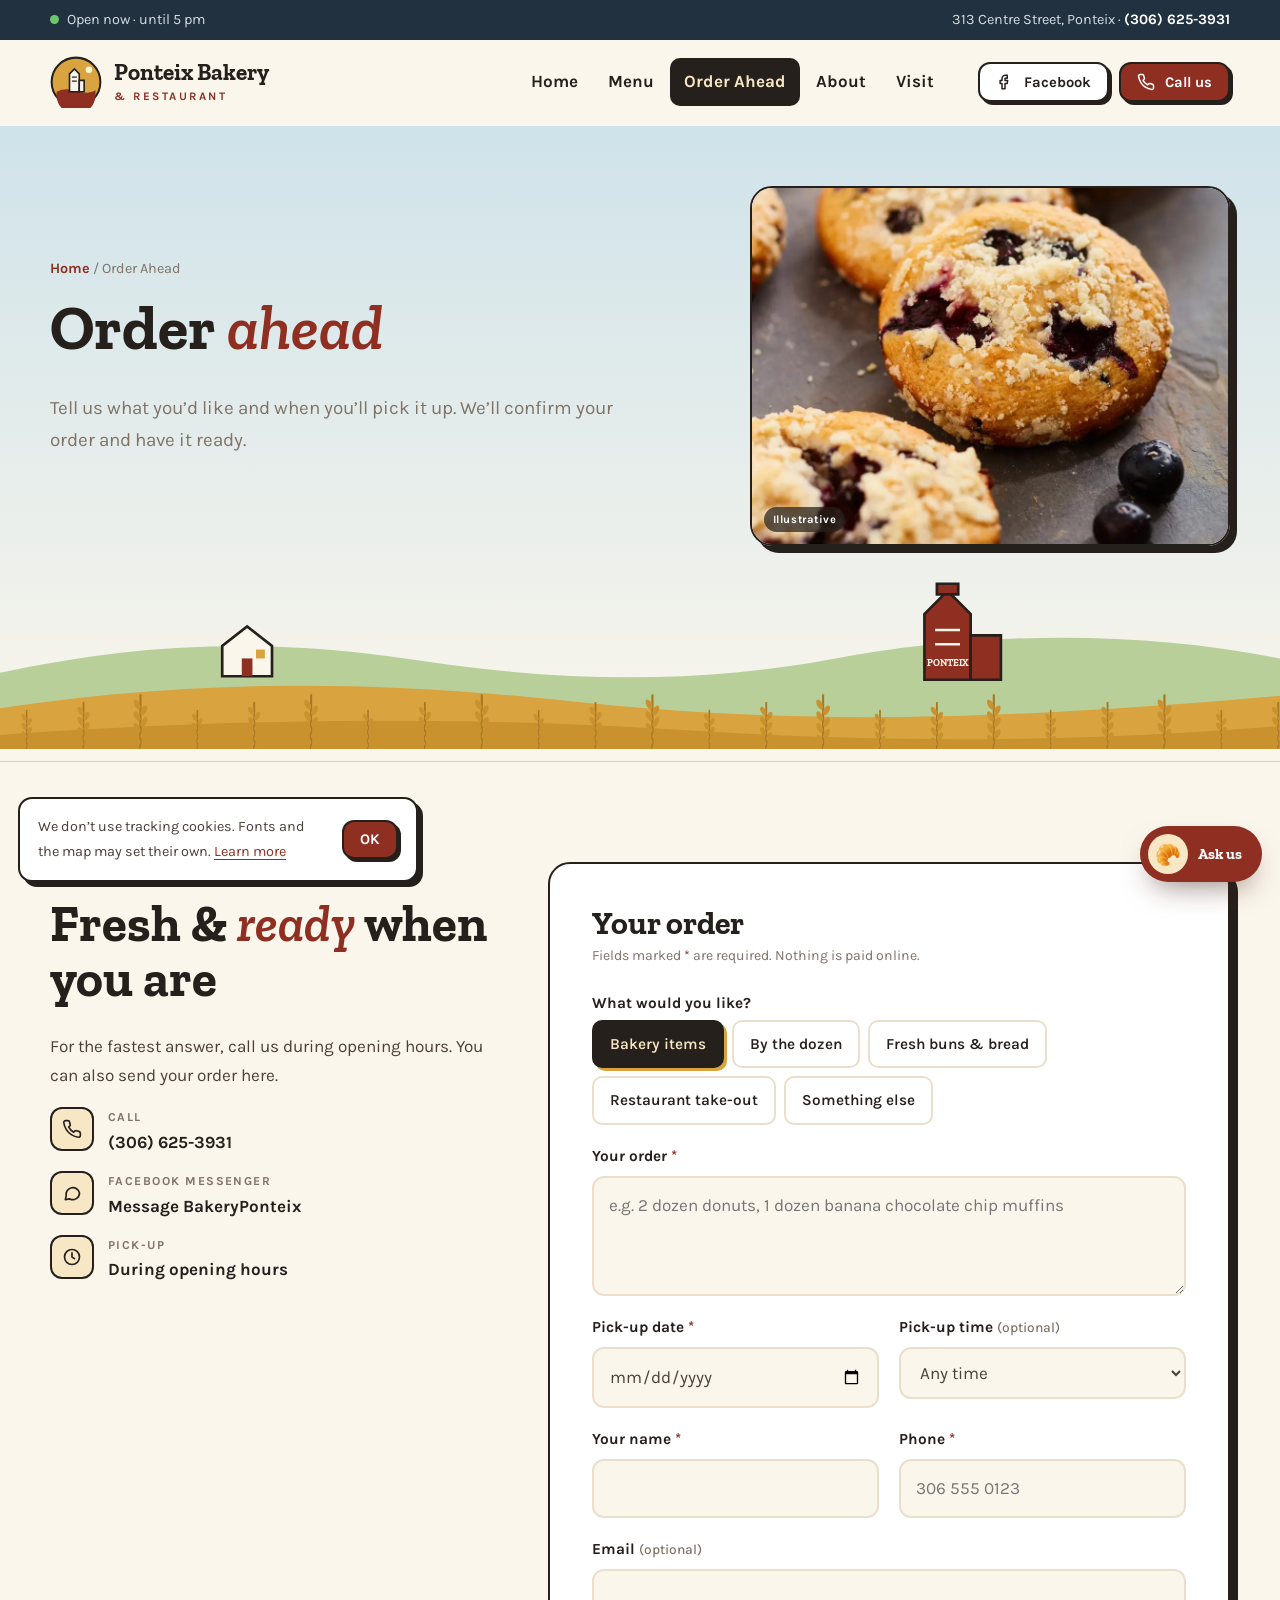
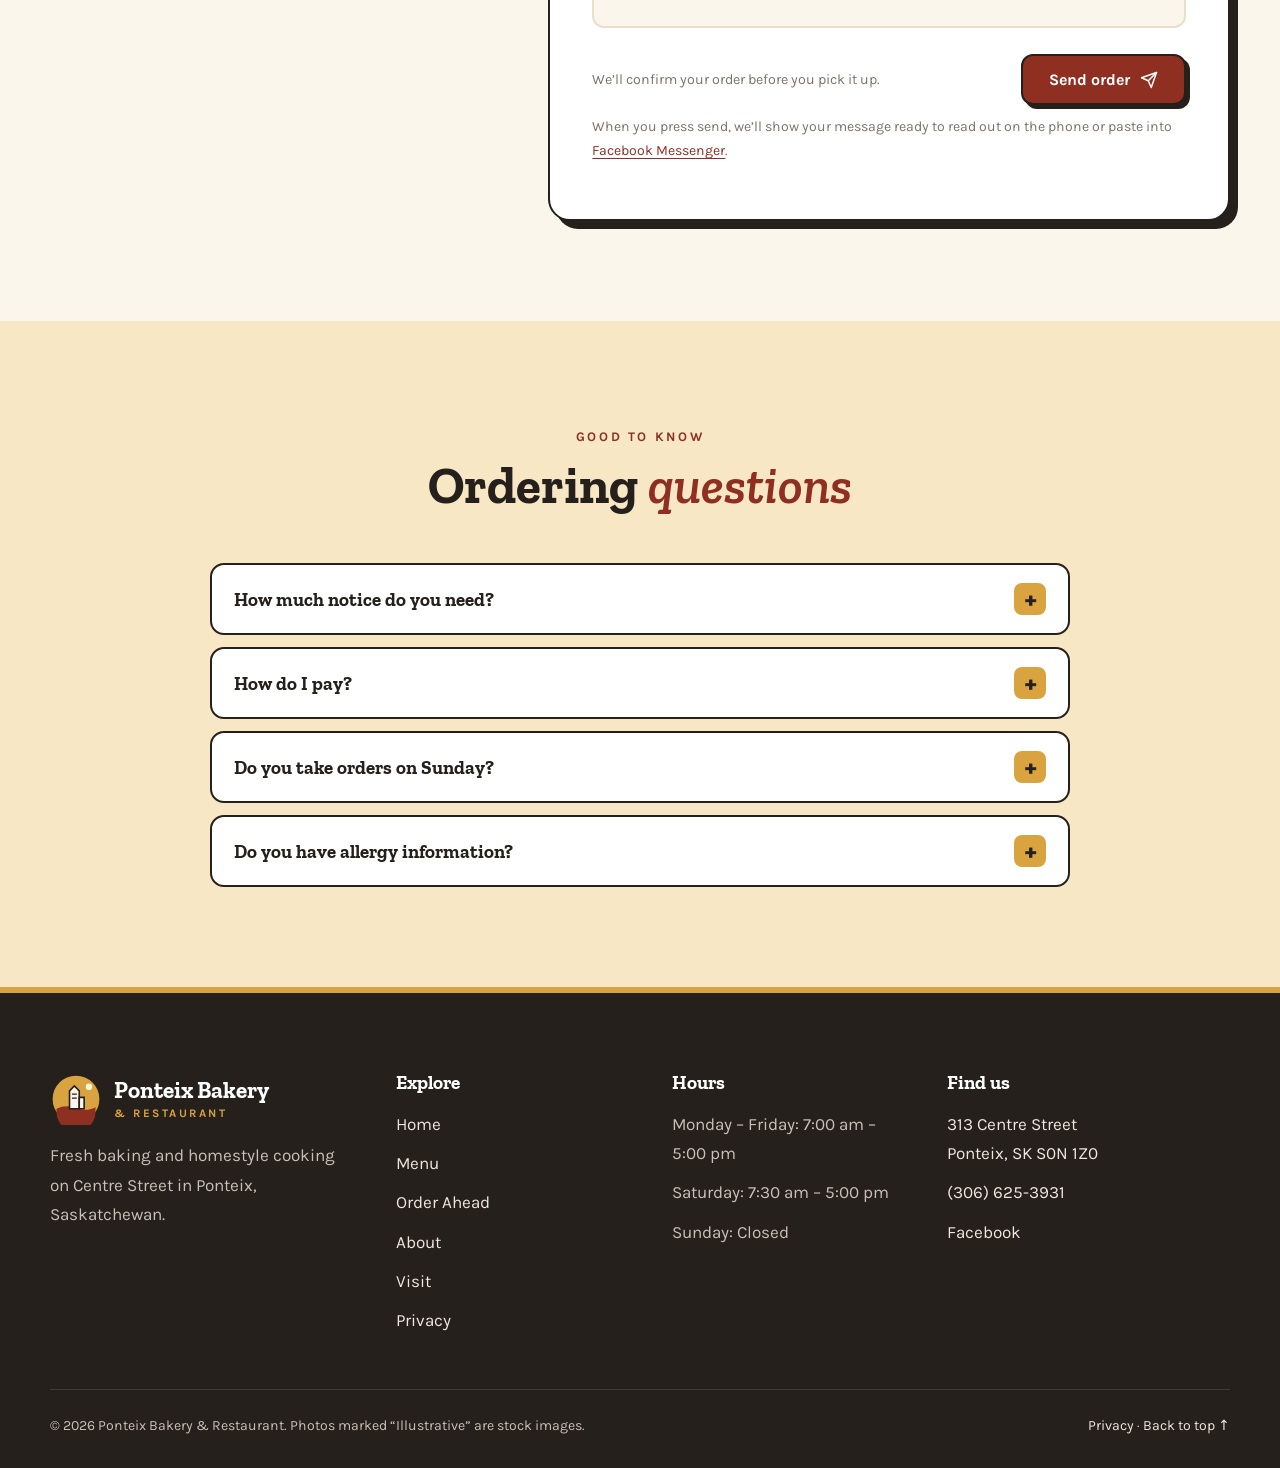
<file: ponteix-bakery-WEBSITE/order.html>
<!doctype html>
<html lang="en-CA" class="no-js">
<head>
<meta charset="utf-8">
<meta name="viewport" content="width=device-width, initial-scale=1, viewport-fit=cover">
<title>Order Ahead | Ponteix Bakery &amp; Restaurant</title>
<meta name="description" content="Order donuts, muffins, cookies, buns and more ahead for pick-up from Ponteix Bakery &amp; Restaurant, 313 Centre Street, Ponteix SK.">
<link rel="canonical" href="https://www.ponteixbakery.ca/order.html">
<meta name="theme-color" content="#8f2f22">
<meta name="geo.region" content="CA-SK"><meta name="geo.placename" content="Ponteix">
<meta property="og:type" content="website">
<meta property="og:site_name" content="Ponteix Bakery &amp; Restaurant">
<meta property="og:title" content="Order Ahead | Ponteix Bakery &amp; Restaurant">
<meta property="og:description" content="Order donuts, muffins, cookies, buns and more ahead for pick-up from Ponteix Bakery &amp; Restaurant, 313 Centre Street, Ponteix SK.">
<meta property="og:url" content="https://www.ponteixbakery.ca/order.html">
<meta property="og:image" content="https://www.ponteixbakery.ca/og-image.jpg">
<meta property="og:locale" content="en_CA">
<meta name="twitter:card" content="summary_large_image">
<link rel="icon" href="favicon.png" type="image/png">
<link rel="apple-touch-icon" href="favicon.png">
<link rel="manifest" href="site.webmanifest">
<link rel="preconnect" href="https://fonts.googleapis.com">
<link rel="preconnect" href="https://fonts.gstatic.com" crossorigin>
<link href="https://fonts.googleapis.com/css2?family=Karla:wght@400;500;600;700&family=Zilla+Slab:ital,wght@0,600;0,700;1,600&display=swap" rel="stylesheet">
<link rel="stylesheet" href="styles.css">
<script type="application/ld+json">{"@context": "https://schema.org", "@type": ["Bakery", "Restaurant"], "name": "Ponteix Bakery & Restaurant", "url": "https://www.ponteixbakery.ca", "telephone": "+13066253931", "image": "https://www.ponteixbakery.ca/og-image.jpg", "sameAs": ["https://www.facebook.com/BakeryPonteix"], "servesCuisine": ["Bakery", "Canadian", "Mennonite"], "address": {"@type": "PostalAddress", "streetAddress": "313 Centre Street", "addressLocality": "Ponteix", "addressRegion": "SK", "postalCode": "S0N 1Z0", "addressCountry": "CA"}, "geo": {"@type": "GeoCoordinates", "latitude": 49.74329, "longitude": -107.48403}, "openingHoursSpecification": [{"@type": "OpeningHoursSpecification", "dayOfWeek": ["Monday", "Tuesday", "Wednesday", "Thursday", "Friday"], "opens": "07:00", "closes": "17:00"}, {"@type": "OpeningHoursSpecification", "dayOfWeek": ["Saturday"], "opens": "07:30", "closes": "17:00"}], "hasMenu": "https://www.ponteixbakery.ca/menu.html"}</script>
<script defer src="site-config.js"></script>
<script defer src="main.js"></script>
<script defer src="chatbot.js"></script>
</head>
<body>
<a class="skip" href="#main">Skip to content</a>
<div class="topbar"><div class="wrap"><span class="open-now"><span class="dot" aria-hidden="true"></span><span data-open>Mon–Fri 7–5 · Sat 7:30–5</span></span><span class="hide-s">313 Centre Street, Ponteix · <a href="tel:+13066253931">(306) 625-3931</a></span></div></div>
<header class="hdr">
  <div class="wrap hdr-in">
    <a class="logo" href="index.html" aria-label="Ponteix Bakery &amp; Restaurant home"><svg class="mk" viewBox="0 0 64 64" aria-hidden="true"><circle cx="32" cy="32" r="30" fill="#d9a440" stroke="#26201c" stroke-width="2.5"/><path d="M8 44c8-4 16-4 24-1s16 3 24-1v6a24 24 0 0 1-48 0z" fill="#8f2f22"/>
<path d="M24 44V22l6-6 6 6v22z" fill="#fbf6ec" stroke="#26201c" stroke-width="2"/><path d="M36 30h6v14h-6z" fill="#fbf6ec" stroke="#26201c" stroke-width="2"/><path d="M27 26h6M27 31h6" stroke="#26201c" stroke-width="1.6"/><circle cx="48" cy="17" r="4" fill="#fff6d8"/></svg><span><b>Ponteix Bakery</b><small>&amp; Restaurant</small></span></a>
    <nav class="nav" id="nav" aria-label="Main"><ul><li><a href="index.html">Home</a></li><li><a href="menu.html">Menu</a></li><li><a href="order.html" aria-current="page">Order Ahead</a></li><li><a href="about.html">About</a></li><li><a href="contact.html">Visit</a></li>
      <li class="m-only"><a class="btn btn-block" href="tel:+13066253931"><svg viewBox="0 0 24 24" fill="none" stroke="currentColor" stroke-width="2" stroke-linecap="round" stroke-linejoin="round" aria-hidden="true"><path d="M22 16.9v3a2 2 0 0 1-2.2 2 19.8 19.8 0 0 1-8.6-3.1 19.5 19.5 0 0 1-6-6A19.8 19.8 0 0 1 2.1 4.2 2 2 0 0 1 4.1 2h3a2 2 0 0 1 2 1.7c.1.9.4 1.8.7 2.7a2 2 0 0 1-.5 2.1L8 9.8a16 16 0 0 0 6 6l1.3-1.3a2 2 0 0 1 2.1-.4c.9.3 1.8.6 2.7.7a2 2 0 0 1 1.7 2z"/></svg> Call (306) 625-3931</a></li>
      <li class="m-only"><a class="btn btn-gold btn-block" href="order.html">Order ahead</a></li></ul></nav>
    <div class="hdr-cta">
      <a class="btn btn-light btn-sm" href="https://www.facebook.com/BakeryPonteix" target="_blank" rel="noopener" aria-label="Ponteix Bakery on Facebook"><svg viewBox="0 0 24 24" fill="none" stroke="currentColor" stroke-width="2" stroke-linecap="round" stroke-linejoin="round" aria-hidden="true"><path d="M15 3h-2.5A4.5 4.5 0 0 0 8 7.5V10H5.5v4H8v7h4v-7h3l.5-4H12V7.8c0-.5.4-.8.8-.8H15z"/></svg> Facebook</a>
      <a class="btn btn-sm" href="tel:+13066253931"><svg viewBox="0 0 24 24" fill="none" stroke="currentColor" stroke-width="2" stroke-linecap="round" stroke-linejoin="round" aria-hidden="true"><path d="M22 16.9v3a2 2 0 0 1-2.2 2 19.8 19.8 0 0 1-8.6-3.1 19.5 19.5 0 0 1-6-6A19.8 19.8 0 0 1 2.1 4.2 2 2 0 0 1 4.1 2h3a2 2 0 0 1 2 1.7c.1.9.4 1.8.7 2.7a2 2 0 0 1-.5 2.1L8 9.8a16 16 0 0 0 6 6l1.3-1.3a2 2 0 0 1 2.1-.4c.9.3 1.8.6 2.7.7a2 2 0 0 1 1.7 2z"/></svg> Call us</a>
      <button class="burger" aria-label="Open menu" aria-expanded="false" aria-controls="nav"><span></span><span></span><span></span></button>
    </div>
  </div>
</header>
<main id="main">
<section class="phero"><div class="wrap phero-in"><div class="load"><div class="crumbs"><a href="index.html">Home</a> / Order Ahead</div><h1>Order <em>ahead</em></h1><p class="lead">Tell us what you’d like and when you’ll pick it up. We’ll confirm your order and have it ready.</p></div>
  <div class="pic load"><img src="blueberry-muffins.webp" alt="Muffins" width="900" height="675" decoding="async"><span class="lbl">Illustrative</span></div></div><svg class="prairie" viewBox="0 0 1440 220" preserveAspectRatio="xMidYMax slice" aria-hidden="true">
<path d="M0 120c160-34 300-40 470-14s320 26 470-2 330-34 500 0v116H0z" fill="#b9cf9a"/>
<g transform="translate(1040 18)"><path d="M0 110V36l26-26 26 26v74z" fill="#8f2f22" stroke="#26201c" stroke-width="3"/><path d="M52 60h34v50H52z" fill="#8f2f22" stroke="#26201c" stroke-width="3"/><path d="M14 2h24v12H14z" fill="#8f2f22" stroke="#26201c" stroke-width="3"/><path d="M12 54h28M12 70h28" stroke="#fbf6ec" stroke-width="3"/><text x="26" y="94" text-anchor="middle" font-family="Zilla Slab,Georgia,serif" font-weight="700" font-size="11" fill="#fbf6ec">PONTEIX</text></g>
<g transform="translate(250 64)"><path d="M0 60V26L28 4l28 22v34z" fill="#fbf6ec" stroke="#26201c" stroke-width="3"/><path d="M22 60V40h12v20z" fill="#8f2f22"/><path d="M38 30h10v10H38z" fill="#d9a440"/></g>
<path d="M0 160c200-30 400-34 640-8s460 24 800-6v74H0z" fill="#d9a440"/>
<path d="M0 190c240-18 520-22 760-6s460 14 680-4v40H0z" fill="#c9922f"/>
<g class="wheat"><path d="M30 214V161.8" stroke="#a87724" stroke-width="1.8"/><ellipse cx="32.9" cy="205.0" rx="2.3" ry="4.5" transform="rotate(28 32.9 205.0)" fill="#c9922f"/><ellipse cx="27.1" cy="200.1" rx="2.3" ry="4.5" transform="rotate(-28 27.1 200.1)" fill="#c9922f"/><ellipse cx="32.9" cy="195.1" rx="2.3" ry="4.5" transform="rotate(28 32.9 195.1)" fill="#c9922f"/><ellipse cx="27.1" cy="190.2" rx="2.3" ry="4.5" transform="rotate(-28 27.1 190.2)" fill="#c9922f"/><ellipse cx="32.9" cy="185.2" rx="2.3" ry="4.5" transform="rotate(28 32.9 185.2)" fill="#c9922f"/><ellipse cx="27.1" cy="180.2" rx="2.3" ry="4.5" transform="rotate(-28 27.1 180.2)" fill="#c9922f"/><ellipse cx="32.9" cy="175.3" rx="2.3" ry="4.5" transform="rotate(28 32.9 175.3)" fill="#c9922f"/><ellipse cx="27.1" cy="170.3" rx="2.3" ry="4.5" transform="rotate(-28 27.1 170.3)" fill="#c9922f"/></g><g class="wheat"><path d="M94 214V153.1" stroke="#a87724" stroke-width="2.1"/><ellipse cx="97.4" cy="203.5" rx="2.7" ry="5.2" transform="rotate(28 97.4 203.5)" fill="#c9922f"/><ellipse cx="90.6" cy="197.7" rx="2.7" ry="5.2" transform="rotate(-28 90.6 197.7)" fill="#c9922f"/><ellipse cx="97.4" cy="191.9" rx="2.7" ry="5.2" transform="rotate(28 97.4 191.9)" fill="#c9922f"/><ellipse cx="90.6" cy="186.2" rx="2.7" ry="5.2" transform="rotate(-28 90.6 186.2)" fill="#c9922f"/><ellipse cx="97.4" cy="180.4" rx="2.7" ry="5.2" transform="rotate(28 97.4 180.4)" fill="#c9922f"/><ellipse cx="90.6" cy="174.6" rx="2.7" ry="5.2" transform="rotate(-28 90.6 174.6)" fill="#c9922f"/><ellipse cx="97.4" cy="168.8" rx="2.7" ry="5.2" transform="rotate(28 97.4 168.8)" fill="#c9922f"/><ellipse cx="90.6" cy="163.1" rx="2.7" ry="5.2" transform="rotate(-28 90.6 163.1)" fill="#c9922f"/></g><g class="wheat"><path d="M158 214V144.4" stroke="#a87724" stroke-width="2.4"/><ellipse cx="161.8" cy="202.0" rx="3.1" ry="6.0" transform="rotate(28 161.8 202.0)" fill="#c9922f"/><ellipse cx="154.2" cy="195.4" rx="3.1" ry="6.0" transform="rotate(-28 154.2 195.4)" fill="#c9922f"/><ellipse cx="161.8" cy="188.8" rx="3.1" ry="6.0" transform="rotate(28 161.8 188.8)" fill="#c9922f"/><ellipse cx="154.2" cy="182.2" rx="3.1" ry="6.0" transform="rotate(-28 154.2 182.2)" fill="#c9922f"/><ellipse cx="161.8" cy="175.6" rx="3.1" ry="6.0" transform="rotate(28 161.8 175.6)" fill="#c9922f"/><ellipse cx="154.2" cy="169.0" rx="3.1" ry="6.0" transform="rotate(-28 154.2 169.0)" fill="#c9922f"/><ellipse cx="161.8" cy="162.4" rx="3.1" ry="6.0" transform="rotate(28 161.8 162.4)" fill="#c9922f"/><ellipse cx="154.2" cy="155.8" rx="3.1" ry="6.0" transform="rotate(-28 154.2 155.8)" fill="#c9922f"/></g><g class="wheat"><path d="M222 214V161.8" stroke="#a87724" stroke-width="1.8"/><ellipse cx="224.9" cy="205.0" rx="2.3" ry="4.5" transform="rotate(28 224.9 205.0)" fill="#c9922f"/><ellipse cx="219.1" cy="200.1" rx="2.3" ry="4.5" transform="rotate(-28 219.1 200.1)" fill="#c9922f"/><ellipse cx="224.9" cy="195.1" rx="2.3" ry="4.5" transform="rotate(28 224.9 195.1)" fill="#c9922f"/><ellipse cx="219.1" cy="190.2" rx="2.3" ry="4.5" transform="rotate(-28 219.1 190.2)" fill="#c9922f"/><ellipse cx="224.9" cy="185.2" rx="2.3" ry="4.5" transform="rotate(28 224.9 185.2)" fill="#c9922f"/><ellipse cx="219.1" cy="180.2" rx="2.3" ry="4.5" transform="rotate(-28 219.1 180.2)" fill="#c9922f"/><ellipse cx="224.9" cy="175.3" rx="2.3" ry="4.5" transform="rotate(28 224.9 175.3)" fill="#c9922f"/><ellipse cx="219.1" cy="170.3" rx="2.3" ry="4.5" transform="rotate(-28 219.1 170.3)" fill="#c9922f"/></g><g class="wheat"><path d="M286 214V153.1" stroke="#a87724" stroke-width="2.1"/><ellipse cx="289.4" cy="203.5" rx="2.7" ry="5.2" transform="rotate(28 289.4 203.5)" fill="#c9922f"/><ellipse cx="282.6" cy="197.7" rx="2.7" ry="5.2" transform="rotate(-28 282.6 197.7)" fill="#c9922f"/><ellipse cx="289.4" cy="191.9" rx="2.7" ry="5.2" transform="rotate(28 289.4 191.9)" fill="#c9922f"/><ellipse cx="282.6" cy="186.2" rx="2.7" ry="5.2" transform="rotate(-28 282.6 186.2)" fill="#c9922f"/><ellipse cx="289.4" cy="180.4" rx="2.7" ry="5.2" transform="rotate(28 289.4 180.4)" fill="#c9922f"/><ellipse cx="282.6" cy="174.6" rx="2.7" ry="5.2" transform="rotate(-28 282.6 174.6)" fill="#c9922f"/><ellipse cx="289.4" cy="168.8" rx="2.7" ry="5.2" transform="rotate(28 289.4 168.8)" fill="#c9922f"/><ellipse cx="282.6" cy="163.1" rx="2.7" ry="5.2" transform="rotate(-28 282.6 163.1)" fill="#c9922f"/></g><g class="wheat"><path d="M350 214V144.4" stroke="#a87724" stroke-width="2.4"/><ellipse cx="353.8" cy="202.0" rx="3.1" ry="6.0" transform="rotate(28 353.8 202.0)" fill="#c9922f"/><ellipse cx="346.2" cy="195.4" rx="3.1" ry="6.0" transform="rotate(-28 346.2 195.4)" fill="#c9922f"/><ellipse cx="353.8" cy="188.8" rx="3.1" ry="6.0" transform="rotate(28 353.8 188.8)" fill="#c9922f"/><ellipse cx="346.2" cy="182.2" rx="3.1" ry="6.0" transform="rotate(-28 346.2 182.2)" fill="#c9922f"/><ellipse cx="353.8" cy="175.6" rx="3.1" ry="6.0" transform="rotate(28 353.8 175.6)" fill="#c9922f"/><ellipse cx="346.2" cy="169.0" rx="3.1" ry="6.0" transform="rotate(-28 346.2 169.0)" fill="#c9922f"/><ellipse cx="353.8" cy="162.4" rx="3.1" ry="6.0" transform="rotate(28 353.8 162.4)" fill="#c9922f"/><ellipse cx="346.2" cy="155.8" rx="3.1" ry="6.0" transform="rotate(-28 346.2 155.8)" fill="#c9922f"/></g><g class="wheat"><path d="M414 214V161.8" stroke="#a87724" stroke-width="1.8"/><ellipse cx="416.9" cy="205.0" rx="2.3" ry="4.5" transform="rotate(28 416.9 205.0)" fill="#c9922f"/><ellipse cx="411.1" cy="200.1" rx="2.3" ry="4.5" transform="rotate(-28 411.1 200.1)" fill="#c9922f"/><ellipse cx="416.9" cy="195.1" rx="2.3" ry="4.5" transform="rotate(28 416.9 195.1)" fill="#c9922f"/><ellipse cx="411.1" cy="190.2" rx="2.3" ry="4.5" transform="rotate(-28 411.1 190.2)" fill="#c9922f"/><ellipse cx="416.9" cy="185.2" rx="2.3" ry="4.5" transform="rotate(28 416.9 185.2)" fill="#c9922f"/><ellipse cx="411.1" cy="180.2" rx="2.3" ry="4.5" transform="rotate(-28 411.1 180.2)" fill="#c9922f"/><ellipse cx="416.9" cy="175.3" rx="2.3" ry="4.5" transform="rotate(28 416.9 175.3)" fill="#c9922f"/><ellipse cx="411.1" cy="170.3" rx="2.3" ry="4.5" transform="rotate(-28 411.1 170.3)" fill="#c9922f"/></g><g class="wheat"><path d="M478 214V153.1" stroke="#a87724" stroke-width="2.1"/><ellipse cx="481.4" cy="203.5" rx="2.7" ry="5.2" transform="rotate(28 481.4 203.5)" fill="#c9922f"/><ellipse cx="474.6" cy="197.7" rx="2.7" ry="5.2" transform="rotate(-28 474.6 197.7)" fill="#c9922f"/><ellipse cx="481.4" cy="191.9" rx="2.7" ry="5.2" transform="rotate(28 481.4 191.9)" fill="#c9922f"/><ellipse cx="474.6" cy="186.2" rx="2.7" ry="5.2" transform="rotate(-28 474.6 186.2)" fill="#c9922f"/><ellipse cx="481.4" cy="180.4" rx="2.7" ry="5.2" transform="rotate(28 481.4 180.4)" fill="#c9922f"/><ellipse cx="474.6" cy="174.6" rx="2.7" ry="5.2" transform="rotate(-28 474.6 174.6)" fill="#c9922f"/><ellipse cx="481.4" cy="168.8" rx="2.7" ry="5.2" transform="rotate(28 481.4 168.8)" fill="#c9922f"/><ellipse cx="474.6" cy="163.1" rx="2.7" ry="5.2" transform="rotate(-28 474.6 163.1)" fill="#c9922f"/></g><g class="wheat"><path d="M542 214V144.4" stroke="#a87724" stroke-width="2.4"/><ellipse cx="545.8" cy="202.0" rx="3.1" ry="6.0" transform="rotate(28 545.8 202.0)" fill="#c9922f"/><ellipse cx="538.2" cy="195.4" rx="3.1" ry="6.0" transform="rotate(-28 538.2 195.4)" fill="#c9922f"/><ellipse cx="545.8" cy="188.8" rx="3.1" ry="6.0" transform="rotate(28 545.8 188.8)" fill="#c9922f"/><ellipse cx="538.2" cy="182.2" rx="3.1" ry="6.0" transform="rotate(-28 538.2 182.2)" fill="#c9922f"/><ellipse cx="545.8" cy="175.6" rx="3.1" ry="6.0" transform="rotate(28 545.8 175.6)" fill="#c9922f"/><ellipse cx="538.2" cy="169.0" rx="3.1" ry="6.0" transform="rotate(-28 538.2 169.0)" fill="#c9922f"/><ellipse cx="545.8" cy="162.4" rx="3.1" ry="6.0" transform="rotate(28 545.8 162.4)" fill="#c9922f"/><ellipse cx="538.2" cy="155.8" rx="3.1" ry="6.0" transform="rotate(-28 538.2 155.8)" fill="#c9922f"/></g><g class="wheat"><path d="M606 214V161.8" stroke="#a87724" stroke-width="1.8"/><ellipse cx="608.9" cy="205.0" rx="2.3" ry="4.5" transform="rotate(28 608.9 205.0)" fill="#c9922f"/><ellipse cx="603.1" cy="200.1" rx="2.3" ry="4.5" transform="rotate(-28 603.1 200.1)" fill="#c9922f"/><ellipse cx="608.9" cy="195.1" rx="2.3" ry="4.5" transform="rotate(28 608.9 195.1)" fill="#c9922f"/><ellipse cx="603.1" cy="190.2" rx="2.3" ry="4.5" transform="rotate(-28 603.1 190.2)" fill="#c9922f"/><ellipse cx="608.9" cy="185.2" rx="2.3" ry="4.5" transform="rotate(28 608.9 185.2)" fill="#c9922f"/><ellipse cx="603.1" cy="180.2" rx="2.3" ry="4.5" transform="rotate(-28 603.1 180.2)" fill="#c9922f"/><ellipse cx="608.9" cy="175.3" rx="2.3" ry="4.5" transform="rotate(28 608.9 175.3)" fill="#c9922f"/><ellipse cx="603.1" cy="170.3" rx="2.3" ry="4.5" transform="rotate(-28 603.1 170.3)" fill="#c9922f"/></g><g class="wheat"><path d="M670 214V153.1" stroke="#a87724" stroke-width="2.1"/><ellipse cx="673.4" cy="203.5" rx="2.7" ry="5.2" transform="rotate(28 673.4 203.5)" fill="#c9922f"/><ellipse cx="666.6" cy="197.7" rx="2.7" ry="5.2" transform="rotate(-28 666.6 197.7)" fill="#c9922f"/><ellipse cx="673.4" cy="191.9" rx="2.7" ry="5.2" transform="rotate(28 673.4 191.9)" fill="#c9922f"/><ellipse cx="666.6" cy="186.2" rx="2.7" ry="5.2" transform="rotate(-28 666.6 186.2)" fill="#c9922f"/><ellipse cx="673.4" cy="180.4" rx="2.7" ry="5.2" transform="rotate(28 673.4 180.4)" fill="#c9922f"/><ellipse cx="666.6" cy="174.6" rx="2.7" ry="5.2" transform="rotate(-28 666.6 174.6)" fill="#c9922f"/><ellipse cx="673.4" cy="168.8" rx="2.7" ry="5.2" transform="rotate(28 673.4 168.8)" fill="#c9922f"/><ellipse cx="666.6" cy="163.1" rx="2.7" ry="5.2" transform="rotate(-28 666.6 163.1)" fill="#c9922f"/></g><g class="wheat"><path d="M734 214V144.4" stroke="#a87724" stroke-width="2.4"/><ellipse cx="737.8" cy="202.0" rx="3.1" ry="6.0" transform="rotate(28 737.8 202.0)" fill="#c9922f"/><ellipse cx="730.2" cy="195.4" rx="3.1" ry="6.0" transform="rotate(-28 730.2 195.4)" fill="#c9922f"/><ellipse cx="737.8" cy="188.8" rx="3.1" ry="6.0" transform="rotate(28 737.8 188.8)" fill="#c9922f"/><ellipse cx="730.2" cy="182.2" rx="3.1" ry="6.0" transform="rotate(-28 730.2 182.2)" fill="#c9922f"/><ellipse cx="737.8" cy="175.6" rx="3.1" ry="6.0" transform="rotate(28 737.8 175.6)" fill="#c9922f"/><ellipse cx="730.2" cy="169.0" rx="3.1" ry="6.0" transform="rotate(-28 730.2 169.0)" fill="#c9922f"/><ellipse cx="737.8" cy="162.4" rx="3.1" ry="6.0" transform="rotate(28 737.8 162.4)" fill="#c9922f"/><ellipse cx="730.2" cy="155.8" rx="3.1" ry="6.0" transform="rotate(-28 730.2 155.8)" fill="#c9922f"/></g><g class="wheat"><path d="M798 214V161.8" stroke="#a87724" stroke-width="1.8"/><ellipse cx="800.9" cy="205.0" rx="2.3" ry="4.5" transform="rotate(28 800.9 205.0)" fill="#c9922f"/><ellipse cx="795.1" cy="200.1" rx="2.3" ry="4.5" transform="rotate(-28 795.1 200.1)" fill="#c9922f"/><ellipse cx="800.9" cy="195.1" rx="2.3" ry="4.5" transform="rotate(28 800.9 195.1)" fill="#c9922f"/><ellipse cx="795.1" cy="190.2" rx="2.3" ry="4.5" transform="rotate(-28 795.1 190.2)" fill="#c9922f"/><ellipse cx="800.9" cy="185.2" rx="2.3" ry="4.5" transform="rotate(28 800.9 185.2)" fill="#c9922f"/><ellipse cx="795.1" cy="180.2" rx="2.3" ry="4.5" transform="rotate(-28 795.1 180.2)" fill="#c9922f"/><ellipse cx="800.9" cy="175.3" rx="2.3" ry="4.5" transform="rotate(28 800.9 175.3)" fill="#c9922f"/><ellipse cx="795.1" cy="170.3" rx="2.3" ry="4.5" transform="rotate(-28 795.1 170.3)" fill="#c9922f"/></g><g class="wheat"><path d="M862 214V153.1" stroke="#a87724" stroke-width="2.1"/><ellipse cx="865.4" cy="203.5" rx="2.7" ry="5.2" transform="rotate(28 865.4 203.5)" fill="#c9922f"/><ellipse cx="858.6" cy="197.7" rx="2.7" ry="5.2" transform="rotate(-28 858.6 197.7)" fill="#c9922f"/><ellipse cx="865.4" cy="191.9" rx="2.7" ry="5.2" transform="rotate(28 865.4 191.9)" fill="#c9922f"/><ellipse cx="858.6" cy="186.2" rx="2.7" ry="5.2" transform="rotate(-28 858.6 186.2)" fill="#c9922f"/><ellipse cx="865.4" cy="180.4" rx="2.7" ry="5.2" transform="rotate(28 865.4 180.4)" fill="#c9922f"/><ellipse cx="858.6" cy="174.6" rx="2.7" ry="5.2" transform="rotate(-28 858.6 174.6)" fill="#c9922f"/><ellipse cx="865.4" cy="168.8" rx="2.7" ry="5.2" transform="rotate(28 865.4 168.8)" fill="#c9922f"/><ellipse cx="858.6" cy="163.1" rx="2.7" ry="5.2" transform="rotate(-28 858.6 163.1)" fill="#c9922f"/></g><g class="wheat"><path d="M926 214V144.4" stroke="#a87724" stroke-width="2.4"/><ellipse cx="929.8" cy="202.0" rx="3.1" ry="6.0" transform="rotate(28 929.8 202.0)" fill="#c9922f"/><ellipse cx="922.2" cy="195.4" rx="3.1" ry="6.0" transform="rotate(-28 922.2 195.4)" fill="#c9922f"/><ellipse cx="929.8" cy="188.8" rx="3.1" ry="6.0" transform="rotate(28 929.8 188.8)" fill="#c9922f"/><ellipse cx="922.2" cy="182.2" rx="3.1" ry="6.0" transform="rotate(-28 922.2 182.2)" fill="#c9922f"/><ellipse cx="929.8" cy="175.6" rx="3.1" ry="6.0" transform="rotate(28 929.8 175.6)" fill="#c9922f"/><ellipse cx="922.2" cy="169.0" rx="3.1" ry="6.0" transform="rotate(-28 922.2 169.0)" fill="#c9922f"/><ellipse cx="929.8" cy="162.4" rx="3.1" ry="6.0" transform="rotate(28 929.8 162.4)" fill="#c9922f"/><ellipse cx="922.2" cy="155.8" rx="3.1" ry="6.0" transform="rotate(-28 922.2 155.8)" fill="#c9922f"/></g><g class="wheat"><path d="M990 214V161.8" stroke="#a87724" stroke-width="1.8"/><ellipse cx="992.9" cy="205.0" rx="2.3" ry="4.5" transform="rotate(28 992.9 205.0)" fill="#c9922f"/><ellipse cx="987.1" cy="200.1" rx="2.3" ry="4.5" transform="rotate(-28 987.1 200.1)" fill="#c9922f"/><ellipse cx="992.9" cy="195.1" rx="2.3" ry="4.5" transform="rotate(28 992.9 195.1)" fill="#c9922f"/><ellipse cx="987.1" cy="190.2" rx="2.3" ry="4.5" transform="rotate(-28 987.1 190.2)" fill="#c9922f"/><ellipse cx="992.9" cy="185.2" rx="2.3" ry="4.5" transform="rotate(28 992.9 185.2)" fill="#c9922f"/><ellipse cx="987.1" cy="180.2" rx="2.3" ry="4.5" transform="rotate(-28 987.1 180.2)" fill="#c9922f"/><ellipse cx="992.9" cy="175.3" rx="2.3" ry="4.5" transform="rotate(28 992.9 175.3)" fill="#c9922f"/><ellipse cx="987.1" cy="170.3" rx="2.3" ry="4.5" transform="rotate(-28 987.1 170.3)" fill="#c9922f"/></g><g class="wheat"><path d="M1054 214V153.1" stroke="#a87724" stroke-width="2.1"/><ellipse cx="1057.4" cy="203.5" rx="2.7" ry="5.2" transform="rotate(28 1057.4 203.5)" fill="#c9922f"/><ellipse cx="1050.6" cy="197.7" rx="2.7" ry="5.2" transform="rotate(-28 1050.6 197.7)" fill="#c9922f"/><ellipse cx="1057.4" cy="191.9" rx="2.7" ry="5.2" transform="rotate(28 1057.4 191.9)" fill="#c9922f"/><ellipse cx="1050.6" cy="186.2" rx="2.7" ry="5.2" transform="rotate(-28 1050.6 186.2)" fill="#c9922f"/><ellipse cx="1057.4" cy="180.4" rx="2.7" ry="5.2" transform="rotate(28 1057.4 180.4)" fill="#c9922f"/><ellipse cx="1050.6" cy="174.6" rx="2.7" ry="5.2" transform="rotate(-28 1050.6 174.6)" fill="#c9922f"/><ellipse cx="1057.4" cy="168.8" rx="2.7" ry="5.2" transform="rotate(28 1057.4 168.8)" fill="#c9922f"/><ellipse cx="1050.6" cy="163.1" rx="2.7" ry="5.2" transform="rotate(-28 1050.6 163.1)" fill="#c9922f"/></g><g class="wheat"><path d="M1118 214V144.4" stroke="#a87724" stroke-width="2.4"/><ellipse cx="1121.8" cy="202.0" rx="3.1" ry="6.0" transform="rotate(28 1121.8 202.0)" fill="#c9922f"/><ellipse cx="1114.2" cy="195.4" rx="3.1" ry="6.0" transform="rotate(-28 1114.2 195.4)" fill="#c9922f"/><ellipse cx="1121.8" cy="188.8" rx="3.1" ry="6.0" transform="rotate(28 1121.8 188.8)" fill="#c9922f"/><ellipse cx="1114.2" cy="182.2" rx="3.1" ry="6.0" transform="rotate(-28 1114.2 182.2)" fill="#c9922f"/><ellipse cx="1121.8" cy="175.6" rx="3.1" ry="6.0" transform="rotate(28 1121.8 175.6)" fill="#c9922f"/><ellipse cx="1114.2" cy="169.0" rx="3.1" ry="6.0" transform="rotate(-28 1114.2 169.0)" fill="#c9922f"/><ellipse cx="1121.8" cy="162.4" rx="3.1" ry="6.0" transform="rotate(28 1121.8 162.4)" fill="#c9922f"/><ellipse cx="1114.2" cy="155.8" rx="3.1" ry="6.0" transform="rotate(-28 1114.2 155.8)" fill="#c9922f"/></g><g class="wheat"><path d="M1182 214V161.8" stroke="#a87724" stroke-width="1.8"/><ellipse cx="1184.9" cy="205.0" rx="2.3" ry="4.5" transform="rotate(28 1184.9 205.0)" fill="#c9922f"/><ellipse cx="1179.1" cy="200.1" rx="2.3" ry="4.5" transform="rotate(-28 1179.1 200.1)" fill="#c9922f"/><ellipse cx="1184.9" cy="195.1" rx="2.3" ry="4.5" transform="rotate(28 1184.9 195.1)" fill="#c9922f"/><ellipse cx="1179.1" cy="190.2" rx="2.3" ry="4.5" transform="rotate(-28 1179.1 190.2)" fill="#c9922f"/><ellipse cx="1184.9" cy="185.2" rx="2.3" ry="4.5" transform="rotate(28 1184.9 185.2)" fill="#c9922f"/><ellipse cx="1179.1" cy="180.2" rx="2.3" ry="4.5" transform="rotate(-28 1179.1 180.2)" fill="#c9922f"/><ellipse cx="1184.9" cy="175.3" rx="2.3" ry="4.5" transform="rotate(28 1184.9 175.3)" fill="#c9922f"/><ellipse cx="1179.1" cy="170.3" rx="2.3" ry="4.5" transform="rotate(-28 1179.1 170.3)" fill="#c9922f"/></g><g class="wheat"><path d="M1246 214V153.1" stroke="#a87724" stroke-width="2.1"/><ellipse cx="1249.4" cy="203.5" rx="2.7" ry="5.2" transform="rotate(28 1249.4 203.5)" fill="#c9922f"/><ellipse cx="1242.6" cy="197.7" rx="2.7" ry="5.2" transform="rotate(-28 1242.6 197.7)" fill="#c9922f"/><ellipse cx="1249.4" cy="191.9" rx="2.7" ry="5.2" transform="rotate(28 1249.4 191.9)" fill="#c9922f"/><ellipse cx="1242.6" cy="186.2" rx="2.7" ry="5.2" transform="rotate(-28 1242.6 186.2)" fill="#c9922f"/><ellipse cx="1249.4" cy="180.4" rx="2.7" ry="5.2" transform="rotate(28 1249.4 180.4)" fill="#c9922f"/><ellipse cx="1242.6" cy="174.6" rx="2.7" ry="5.2" transform="rotate(-28 1242.6 174.6)" fill="#c9922f"/><ellipse cx="1249.4" cy="168.8" rx="2.7" ry="5.2" transform="rotate(28 1249.4 168.8)" fill="#c9922f"/><ellipse cx="1242.6" cy="163.1" rx="2.7" ry="5.2" transform="rotate(-28 1242.6 163.1)" fill="#c9922f"/></g><g class="wheat"><path d="M1310 214V144.4" stroke="#a87724" stroke-width="2.4"/><ellipse cx="1313.8" cy="202.0" rx="3.1" ry="6.0" transform="rotate(28 1313.8 202.0)" fill="#c9922f"/><ellipse cx="1306.2" cy="195.4" rx="3.1" ry="6.0" transform="rotate(-28 1306.2 195.4)" fill="#c9922f"/><ellipse cx="1313.8" cy="188.8" rx="3.1" ry="6.0" transform="rotate(28 1313.8 188.8)" fill="#c9922f"/><ellipse cx="1306.2" cy="182.2" rx="3.1" ry="6.0" transform="rotate(-28 1306.2 182.2)" fill="#c9922f"/><ellipse cx="1313.8" cy="175.6" rx="3.1" ry="6.0" transform="rotate(28 1313.8 175.6)" fill="#c9922f"/><ellipse cx="1306.2" cy="169.0" rx="3.1" ry="6.0" transform="rotate(-28 1306.2 169.0)" fill="#c9922f"/><ellipse cx="1313.8" cy="162.4" rx="3.1" ry="6.0" transform="rotate(28 1313.8 162.4)" fill="#c9922f"/><ellipse cx="1306.2" cy="155.8" rx="3.1" ry="6.0" transform="rotate(-28 1306.2 155.8)" fill="#c9922f"/></g><g class="wheat"><path d="M1374 214V161.8" stroke="#a87724" stroke-width="1.8"/><ellipse cx="1376.9" cy="205.0" rx="2.3" ry="4.5" transform="rotate(28 1376.9 205.0)" fill="#c9922f"/><ellipse cx="1371.1" cy="200.1" rx="2.3" ry="4.5" transform="rotate(-28 1371.1 200.1)" fill="#c9922f"/><ellipse cx="1376.9" cy="195.1" rx="2.3" ry="4.5" transform="rotate(28 1376.9 195.1)" fill="#c9922f"/><ellipse cx="1371.1" cy="190.2" rx="2.3" ry="4.5" transform="rotate(-28 1371.1 190.2)" fill="#c9922f"/><ellipse cx="1376.9" cy="185.2" rx="2.3" ry="4.5" transform="rotate(28 1376.9 185.2)" fill="#c9922f"/><ellipse cx="1371.1" cy="180.2" rx="2.3" ry="4.5" transform="rotate(-28 1371.1 180.2)" fill="#c9922f"/><ellipse cx="1376.9" cy="175.3" rx="2.3" ry="4.5" transform="rotate(28 1376.9 175.3)" fill="#c9922f"/><ellipse cx="1371.1" cy="170.3" rx="2.3" ry="4.5" transform="rotate(-28 1371.1 170.3)" fill="#c9922f"/></g><g class="wheat"><path d="M1438 214V153.1" stroke="#a87724" stroke-width="2.1"/><ellipse cx="1441.4" cy="203.5" rx="2.7" ry="5.2" transform="rotate(28 1441.4 203.5)" fill="#c9922f"/><ellipse cx="1434.6" cy="197.7" rx="2.7" ry="5.2" transform="rotate(-28 1434.6 197.7)" fill="#c9922f"/><ellipse cx="1441.4" cy="191.9" rx="2.7" ry="5.2" transform="rotate(28 1441.4 191.9)" fill="#c9922f"/><ellipse cx="1434.6" cy="186.2" rx="2.7" ry="5.2" transform="rotate(-28 1434.6 186.2)" fill="#c9922f"/><ellipse cx="1441.4" cy="180.4" rx="2.7" ry="5.2" transform="rotate(28 1441.4 180.4)" fill="#c9922f"/><ellipse cx="1434.6" cy="174.6" rx="2.7" ry="5.2" transform="rotate(-28 1434.6 174.6)" fill="#c9922f"/><ellipse cx="1441.4" cy="168.8" rx="2.7" ry="5.2" transform="rotate(28 1441.4 168.8)" fill="#c9922f"/><ellipse cx="1434.6" cy="163.1" rx="2.7" ry="5.2" transform="rotate(-28 1434.6 163.1)" fill="#c9922f"/></g>
<path d="M0 206h1440v14H0z" fill="#fbf6ec"/></svg></section>
<section class="sec" id="form"><div class="wrap form-wrap">
  <aside class="form-side rv"><span class="eyebrow"><svg viewBox="0 0 24 24" fill="none" stroke="currentColor" stroke-width="2" stroke-linecap="round" stroke-linejoin="round" aria-hidden="true"><circle cx="12" cy="12" r="9"/><path d="M12 7v5l3 2"/></svg> Pick-up orders</span><h2>Fresh &amp; <em>ready</em> when you are</h2>
    <p>For the fastest answer, call us during opening hours. You can also send your order here.</p>
    <ul class="vlist">
      <li><i><svg viewBox="0 0 24 24" fill="none" stroke="currentColor" stroke-width="2" stroke-linecap="round" stroke-linejoin="round" aria-hidden="true"><path d="M22 16.9v3a2 2 0 0 1-2.2 2 19.8 19.8 0 0 1-8.6-3.1 19.5 19.5 0 0 1-6-6A19.8 19.8 0 0 1 2.1 4.2 2 2 0 0 1 4.1 2h3a2 2 0 0 1 2 1.7c.1.9.4 1.8.7 2.7a2 2 0 0 1-.5 2.1L8 9.8a16 16 0 0 0 6 6l1.3-1.3a2 2 0 0 1 2.1-.4c.9.3 1.8.6 2.7.7a2 2 0 0 1 1.7 2z"/></svg></i><div><small>Call</small><a href="tel:+13066253931">(306) 625-3931</a></div></li>
      <li><i><svg viewBox="0 0 24 24" fill="none" stroke="currentColor" stroke-width="2" stroke-linecap="round" stroke-linejoin="round" aria-hidden="true"><path d="M21 12a8 8 0 0 1-11.6 7.1L4 20l1-4.6A8 8 0 1 1 21 12z"/></svg></i><div><small>Facebook Messenger</small><a href="https://m.me/BakeryPonteix" target="_blank" rel="noopener">Message BakeryPonteix</a></div></li>
      <li><i><svg viewBox="0 0 24 24" fill="none" stroke="currentColor" stroke-width="2" stroke-linecap="round" stroke-linejoin="round" aria-hidden="true"><circle cx="12" cy="12" r="9"/><path d="M12 7v5l3 2"/></svg></i><div><small>Pick-up</small><strong>During opening hours</strong></div></li></ul></aside>
  <div class="form-card rv d1"><h2>Your order</h2><p class="hint">Fields marked <span class="req">*</span> are required. Nothing is paid online.</p>
    <form id="order-form" data-send="Pick-up order" novalidate><div class="fgrid">
      <fieldset class="f full"><legend>What would you like?</legend><div class="pills"><label><input type="radio" name="order_type" value="bakery" checked><span>Bakery items</span></label><label><input type="radio" name="order_type" value="dozen"><span>By the dozen</span></label><label><input type="radio" name="order_type" value="buns"><span>Fresh buns &amp; bread</span></label><label><input type="radio" name="order_type" value="takeout"><span>Restaurant take-out</span></label><label><input type="radio" name="order_type" value="other"><span>Something else</span></label></div></fieldset>
      <div class="f full"><label for="o-details">Your order <span class="req">*</span></label><textarea id="o-details" name="details" required maxlength="2000" placeholder="e.g. 2 dozen donuts, 1 dozen banana chocolate chip muffins"></textarea><span class="err" role="alert"></span></div>
      <div class="f"><label for="o-date">Pick-up date <span class="req">*</span></label><input id="o-date" name="event_date" type="date" required><span class="err" role="alert"></span></div>
      <div class="f"><label for="o-time">Pick-up time <span class="opt">(optional)</span></label><select id="o-time" name="pickup_time"><option value="">Any time</option><option>Morning</option><option>Around noon</option><option>Afternoon</option></select></div>
      <div class="f"><label for="o-name">Your name <span class="req">*</span></label><input id="o-name" name="name" required autocomplete="name" maxlength="80"><span class="err" role="alert"></span></div>
      <div class="f"><label for="o-phone">Phone <span class="req">*</span></label><input id="o-phone" name="phone" type="tel" required autocomplete="tel" maxlength="20" placeholder="306 555 0123"><span class="err" role="alert"></span></div>
      <div class="f full"><label for="o-email">Email <span class="opt">(optional)</span></label><input id="o-email" name="reply_email" type="email" autocomplete="email" maxlength="120"></div>
      <div class="hp" aria-hidden="true"><label for="o-honey">Leave this empty</label><input id="o-honey" name="_honey" tabindex="-1" autocomplete="off"></div></div>
      <div class="form-foot"><small>We’ll confirm your order before you pick it up.</small><button class="btn" type="submit"><span class="spinner" aria-hidden="true"></span>Send order <svg viewBox="0 0 24 24" fill="none" stroke="currentColor" stroke-width="2" stroke-linecap="round" stroke-linejoin="round" aria-hidden="true"><path d="M22 2 11 13"/><path d="M22 2 15 22l-4-9-9-4z"/></svg></button></div>
      <p class="hint" style="margin-top:10px">When you press send, we’ll show your message ready to read out on the phone or paste into <a href="https://m.me/BakeryPonteix" target="_blank" rel="noopener">Facebook Messenger</a>.</p>
      <div class="status" role="status" aria-live="polite"></div></form></div>
</div></section>
<section class="sec sec-gold"><div class="wrap"><div class="head center rv"><span class="eyebrow">Good to know</span><h2>Ordering <em>questions</em></h2></div><div class="faq rv"><details><summary>How much notice do you need?</summary><div class="ans"><p>For larger orders, like several dozen, please let us know a day or two ahead. For smaller orders, just give us a call.</p></div></details><details><summary>How do I pay?</summary><div class="ans"><p>You pay when you pick up your order in store.</p></div></details><details><summary>Do you take orders on Sunday?</summary><div class="ans"><p>We’re closed Sundays. Send your order any time and we’ll confirm it when we’re open.</p></div></details><details><summary>Do you have allergy information?</summary><div class="ans"><p>Please ask us about ingredients and allergies before you order. Our kitchen handles common allergens.</p></div></details></div></div></section>
</main>
<footer class="foot">
  <div class="wrap foot-grid">
    <div><a class="logo" href="index.html" aria-label="Ponteix Bakery &amp; Restaurant home"><svg class="mk" viewBox="0 0 64 64" aria-hidden="true"><circle cx="32" cy="32" r="30" fill="#d9a440" stroke="#26201c" stroke-width="2.5"/><path d="M8 44c8-4 16-4 24-1s16 3 24-1v6a24 24 0 0 1-48 0z" fill="#8f2f22"/>
<path d="M24 44V22l6-6 6 6v22z" fill="#fbf6ec" stroke="#26201c" stroke-width="2"/><path d="M36 30h6v14h-6z" fill="#fbf6ec" stroke="#26201c" stroke-width="2"/><path d="M27 26h6M27 31h6" stroke="#26201c" stroke-width="1.6"/><circle cx="48" cy="17" r="4" fill="#fff6d8"/></svg><span><b>Ponteix Bakery</b><small>&amp; Restaurant</small></span></a>
      <p>Fresh baking and homestyle cooking on Centre Street in Ponteix, Saskatchewan.</p></div>
    <div><h4>Explore</h4><ul><li><a href="index.html">Home</a></li><li><a href="menu.html">Menu</a></li><li><a href="order.html">Order Ahead</a></li><li><a href="about.html">About</a></li><li><a href="contact.html">Visit</a></li><li><a href="privacy.html">Privacy</a></li></ul></div>
    <div><h4>Hours</h4><ul><li>Monday – Friday: 7:00 am – 5:00 pm</li><li>Saturday: 7:30 am – 5:00 pm</li><li>Sunday: Closed</li></ul></div>
    <div><h4>Find us</h4><ul>
      <li><a href="https://www.google.com/maps/search/?api=1&amp;query=313+Centre+Street,+Ponteix,+SK+S0N+1Z0" target="_blank" rel="noopener">313 Centre Street<br>Ponteix, SK S0N 1Z0</a></li>
      <li><a href="tel:+13066253931">(306) 625-3931</a></li>
      <li><a href="https://www.facebook.com/BakeryPonteix" target="_blank" rel="noopener">Facebook</a></li></ul></div>
  </div>
  <div class="wrap foot-bottom"><span>© <span data-year>2026</span> Ponteix Bakery &amp; Restaurant. Photos marked “Illustrative” are stock images.</span><span><a href="privacy.html">Privacy</a> · <a href="#main">Back to top ↑</a></span></div>
</footer>
<div class="mbar"><a class="btn" href="tel:+13066253931"><svg viewBox="0 0 24 24" fill="none" stroke="currentColor" stroke-width="2" stroke-linecap="round" stroke-linejoin="round" aria-hidden="true"><path d="M22 16.9v3a2 2 0 0 1-2.2 2 19.8 19.8 0 0 1-8.6-3.1 19.5 19.5 0 0 1-6-6A19.8 19.8 0 0 1 2.1 4.2 2 2 0 0 1 4.1 2h3a2 2 0 0 1 2 1.7c.1.9.4 1.8.7 2.7a2 2 0 0 1-.5 2.1L8 9.8a16 16 0 0 0 6 6l1.3-1.3a2 2 0 0 1 2.1-.4c.9.3 1.8.6 2.7.7a2 2 0 0 1 1.7 2z"/></svg> Call</a><a class="btn btn-gold" href="contact.html#visit"><svg viewBox="0 0 24 24" fill="none" stroke="currentColor" stroke-width="2" stroke-linecap="round" stroke-linejoin="round" aria-hidden="true"><path d="M12 22s7-6.1 7-12a7 7 0 0 0-14 0c0 5.9 7 12 7 12z"/><circle cx="12" cy="10" r="2.5"/></svg> Directions</a></div>
<div class="cookie" hidden><p>We don’t use tracking cookies. Fonts and the map may set their own. <a href="privacy.html">Learn more</a></p><button class="btn btn-sm" type="button">OK</button></div>
</body>
</html>
</file>
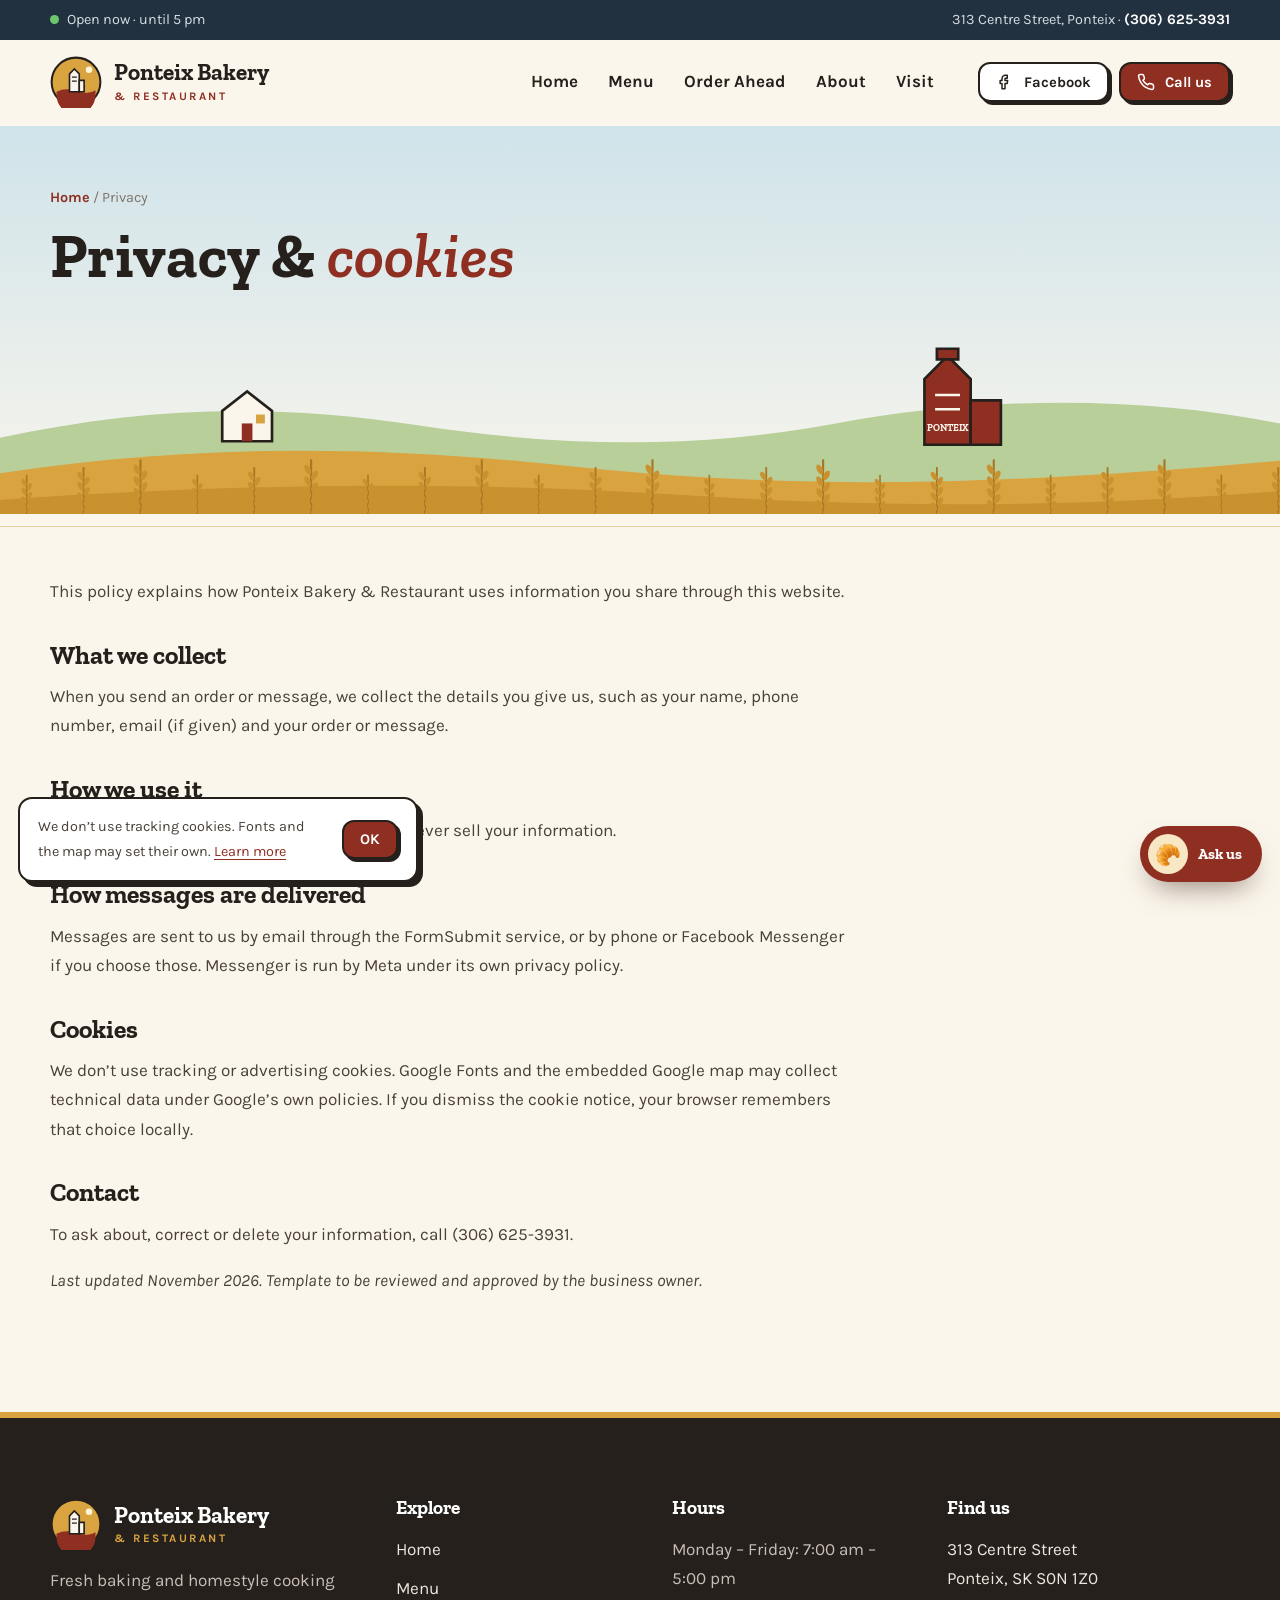
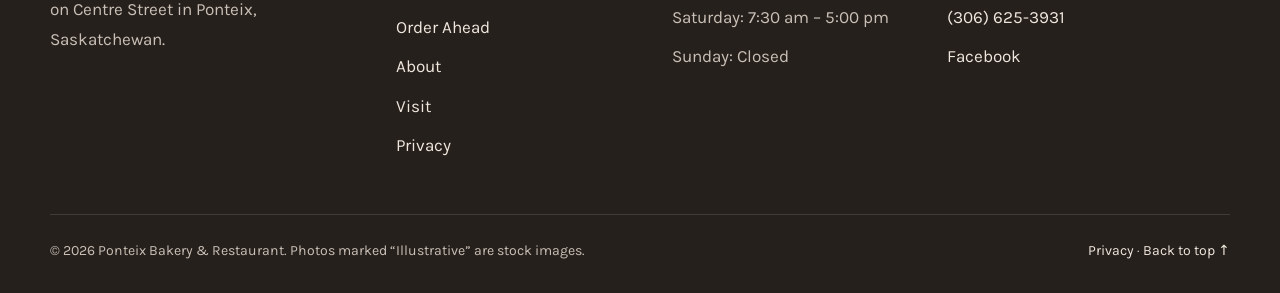
<file: ponteix-bakery-WEBSITE/privacy.html>
<!doctype html>
<html lang="en-CA" class="no-js">
<head>
<meta charset="utf-8">
<meta name="viewport" content="width=device-width, initial-scale=1, viewport-fit=cover">
<title>Privacy | Ponteix Bakery &amp; Restaurant</title>
<meta name="description" content="Privacy policy for Ponteix Bakery &amp; Restaurant.">
<link rel="canonical" href="https://www.ponteixbakery.ca/privacy.html">
<meta name="theme-color" content="#8f2f22">
<meta name="geo.region" content="CA-SK"><meta name="geo.placename" content="Ponteix">
<meta property="og:type" content="website">
<meta property="og:site_name" content="Ponteix Bakery &amp; Restaurant">
<meta property="og:title" content="Privacy | Ponteix Bakery &amp; Restaurant">
<meta property="og:description" content="Privacy policy for Ponteix Bakery &amp; Restaurant.">
<meta property="og:url" content="https://www.ponteixbakery.ca/privacy.html">
<meta property="og:image" content="https://www.ponteixbakery.ca/og-image.jpg">
<meta property="og:locale" content="en_CA">
<meta name="twitter:card" content="summary_large_image">
<link rel="icon" href="favicon.png" type="image/png">
<link rel="apple-touch-icon" href="favicon.png">
<link rel="manifest" href="site.webmanifest">
<link rel="preconnect" href="https://fonts.googleapis.com">
<link rel="preconnect" href="https://fonts.gstatic.com" crossorigin>
<link href="https://fonts.googleapis.com/css2?family=Karla:wght@400;500;600;700&family=Zilla+Slab:ital,wght@0,600;0,700;1,600&display=swap" rel="stylesheet">
<link rel="stylesheet" href="styles.css">
<script type="application/ld+json">{"@context": "https://schema.org", "@type": ["Bakery", "Restaurant"], "name": "Ponteix Bakery & Restaurant", "url": "https://www.ponteixbakery.ca", "telephone": "+13066253931", "image": "https://www.ponteixbakery.ca/og-image.jpg", "sameAs": ["https://www.facebook.com/BakeryPonteix"], "servesCuisine": ["Bakery", "Canadian", "Mennonite"], "address": {"@type": "PostalAddress", "streetAddress": "313 Centre Street", "addressLocality": "Ponteix", "addressRegion": "SK", "postalCode": "S0N 1Z0", "addressCountry": "CA"}, "geo": {"@type": "GeoCoordinates", "latitude": 49.74329, "longitude": -107.48403}, "openingHoursSpecification": [{"@type": "OpeningHoursSpecification", "dayOfWeek": ["Monday", "Tuesday", "Wednesday", "Thursday", "Friday"], "opens": "07:00", "closes": "17:00"}, {"@type": "OpeningHoursSpecification", "dayOfWeek": ["Saturday"], "opens": "07:30", "closes": "17:00"}], "hasMenu": "https://www.ponteixbakery.ca/menu.html"}</script>
<script defer src="site-config.js"></script>
<script defer src="main.js"></script>
<script defer src="chatbot.js"></script>
</head>
<body>
<a class="skip" href="#main">Skip to content</a>
<div class="topbar"><div class="wrap"><span class="open-now"><span class="dot" aria-hidden="true"></span><span data-open>Mon–Fri 7–5 · Sat 7:30–5</span></span><span class="hide-s">313 Centre Street, Ponteix · <a href="tel:+13066253931">(306) 625-3931</a></span></div></div>
<header class="hdr">
  <div class="wrap hdr-in">
    <a class="logo" href="index.html" aria-label="Ponteix Bakery &amp; Restaurant home"><svg class="mk" viewBox="0 0 64 64" aria-hidden="true"><circle cx="32" cy="32" r="30" fill="#d9a440" stroke="#26201c" stroke-width="2.5"/><path d="M8 44c8-4 16-4 24-1s16 3 24-1v6a24 24 0 0 1-48 0z" fill="#8f2f22"/>
<path d="M24 44V22l6-6 6 6v22z" fill="#fbf6ec" stroke="#26201c" stroke-width="2"/><path d="M36 30h6v14h-6z" fill="#fbf6ec" stroke="#26201c" stroke-width="2"/><path d="M27 26h6M27 31h6" stroke="#26201c" stroke-width="1.6"/><circle cx="48" cy="17" r="4" fill="#fff6d8"/></svg><span><b>Ponteix Bakery</b><small>&amp; Restaurant</small></span></a>
    <nav class="nav" id="nav" aria-label="Main"><ul><li><a href="index.html">Home</a></li><li><a href="menu.html">Menu</a></li><li><a href="order.html">Order Ahead</a></li><li><a href="about.html">About</a></li><li><a href="contact.html">Visit</a></li>
      <li class="m-only"><a class="btn btn-block" href="tel:+13066253931"><svg viewBox="0 0 24 24" fill="none" stroke="currentColor" stroke-width="2" stroke-linecap="round" stroke-linejoin="round" aria-hidden="true"><path d="M22 16.9v3a2 2 0 0 1-2.2 2 19.8 19.8 0 0 1-8.6-3.1 19.5 19.5 0 0 1-6-6A19.8 19.8 0 0 1 2.1 4.2 2 2 0 0 1 4.1 2h3a2 2 0 0 1 2 1.7c.1.9.4 1.8.7 2.7a2 2 0 0 1-.5 2.1L8 9.8a16 16 0 0 0 6 6l1.3-1.3a2 2 0 0 1 2.1-.4c.9.3 1.8.6 2.7.7a2 2 0 0 1 1.7 2z"/></svg> Call (306) 625-3931</a></li>
      <li class="m-only"><a class="btn btn-gold btn-block" href="order.html">Order ahead</a></li></ul></nav>
    <div class="hdr-cta">
      <a class="btn btn-light btn-sm" href="https://www.facebook.com/BakeryPonteix" target="_blank" rel="noopener" aria-label="Ponteix Bakery on Facebook"><svg viewBox="0 0 24 24" fill="none" stroke="currentColor" stroke-width="2" stroke-linecap="round" stroke-linejoin="round" aria-hidden="true"><path d="M15 3h-2.5A4.5 4.5 0 0 0 8 7.5V10H5.5v4H8v7h4v-7h3l.5-4H12V7.8c0-.5.4-.8.8-.8H15z"/></svg> Facebook</a>
      <a class="btn btn-sm" href="tel:+13066253931"><svg viewBox="0 0 24 24" fill="none" stroke="currentColor" stroke-width="2" stroke-linecap="round" stroke-linejoin="round" aria-hidden="true"><path d="M22 16.9v3a2 2 0 0 1-2.2 2 19.8 19.8 0 0 1-8.6-3.1 19.5 19.5 0 0 1-6-6A19.8 19.8 0 0 1 2.1 4.2 2 2 0 0 1 4.1 2h3a2 2 0 0 1 2 1.7c.1.9.4 1.8.7 2.7a2 2 0 0 1-.5 2.1L8 9.8a16 16 0 0 0 6 6l1.3-1.3a2 2 0 0 1 2.1-.4c.9.3 1.8.6 2.7.7a2 2 0 0 1 1.7 2z"/></svg> Call us</a>
      <button class="burger" aria-label="Open menu" aria-expanded="false" aria-controls="nav"><span></span><span></span><span></span></button>
    </div>
  </div>
</header>
<main id="main">
<section class="phero"><div class="wrap"><div class="load" style="padding:60px 0 20px"><div class="crumbs"><a href="index.html">Home</a> / Privacy</div><h1>Privacy &amp; <em>cookies</em></h1></div></div><svg class="prairie" viewBox="0 0 1440 220" preserveAspectRatio="xMidYMax slice" aria-hidden="true">
<path d="M0 120c160-34 300-40 470-14s320 26 470-2 330-34 500 0v116H0z" fill="#b9cf9a"/>
<g transform="translate(1040 18)"><path d="M0 110V36l26-26 26 26v74z" fill="#8f2f22" stroke="#26201c" stroke-width="3"/><path d="M52 60h34v50H52z" fill="#8f2f22" stroke="#26201c" stroke-width="3"/><path d="M14 2h24v12H14z" fill="#8f2f22" stroke="#26201c" stroke-width="3"/><path d="M12 54h28M12 70h28" stroke="#fbf6ec" stroke-width="3"/><text x="26" y="94" text-anchor="middle" font-family="Zilla Slab,Georgia,serif" font-weight="700" font-size="11" fill="#fbf6ec">PONTEIX</text></g>
<g transform="translate(250 64)"><path d="M0 60V26L28 4l28 22v34z" fill="#fbf6ec" stroke="#26201c" stroke-width="3"/><path d="M22 60V40h12v20z" fill="#8f2f22"/><path d="M38 30h10v10H38z" fill="#d9a440"/></g>
<path d="M0 160c200-30 400-34 640-8s460 24 800-6v74H0z" fill="#d9a440"/>
<path d="M0 190c240-18 520-22 760-6s460 14 680-4v40H0z" fill="#c9922f"/>
<g class="wheat"><path d="M30 214V161.8" stroke="#a87724" stroke-width="1.8"/><ellipse cx="32.9" cy="205.0" rx="2.3" ry="4.5" transform="rotate(28 32.9 205.0)" fill="#c9922f"/><ellipse cx="27.1" cy="200.1" rx="2.3" ry="4.5" transform="rotate(-28 27.1 200.1)" fill="#c9922f"/><ellipse cx="32.9" cy="195.1" rx="2.3" ry="4.5" transform="rotate(28 32.9 195.1)" fill="#c9922f"/><ellipse cx="27.1" cy="190.2" rx="2.3" ry="4.5" transform="rotate(-28 27.1 190.2)" fill="#c9922f"/><ellipse cx="32.9" cy="185.2" rx="2.3" ry="4.5" transform="rotate(28 32.9 185.2)" fill="#c9922f"/><ellipse cx="27.1" cy="180.2" rx="2.3" ry="4.5" transform="rotate(-28 27.1 180.2)" fill="#c9922f"/><ellipse cx="32.9" cy="175.3" rx="2.3" ry="4.5" transform="rotate(28 32.9 175.3)" fill="#c9922f"/><ellipse cx="27.1" cy="170.3" rx="2.3" ry="4.5" transform="rotate(-28 27.1 170.3)" fill="#c9922f"/></g><g class="wheat"><path d="M94 214V153.1" stroke="#a87724" stroke-width="2.1"/><ellipse cx="97.4" cy="203.5" rx="2.7" ry="5.2" transform="rotate(28 97.4 203.5)" fill="#c9922f"/><ellipse cx="90.6" cy="197.7" rx="2.7" ry="5.2" transform="rotate(-28 90.6 197.7)" fill="#c9922f"/><ellipse cx="97.4" cy="191.9" rx="2.7" ry="5.2" transform="rotate(28 97.4 191.9)" fill="#c9922f"/><ellipse cx="90.6" cy="186.2" rx="2.7" ry="5.2" transform="rotate(-28 90.6 186.2)" fill="#c9922f"/><ellipse cx="97.4" cy="180.4" rx="2.7" ry="5.2" transform="rotate(28 97.4 180.4)" fill="#c9922f"/><ellipse cx="90.6" cy="174.6" rx="2.7" ry="5.2" transform="rotate(-28 90.6 174.6)" fill="#c9922f"/><ellipse cx="97.4" cy="168.8" rx="2.7" ry="5.2" transform="rotate(28 97.4 168.8)" fill="#c9922f"/><ellipse cx="90.6" cy="163.1" rx="2.7" ry="5.2" transform="rotate(-28 90.6 163.1)" fill="#c9922f"/></g><g class="wheat"><path d="M158 214V144.4" stroke="#a87724" stroke-width="2.4"/><ellipse cx="161.8" cy="202.0" rx="3.1" ry="6.0" transform="rotate(28 161.8 202.0)" fill="#c9922f"/><ellipse cx="154.2" cy="195.4" rx="3.1" ry="6.0" transform="rotate(-28 154.2 195.4)" fill="#c9922f"/><ellipse cx="161.8" cy="188.8" rx="3.1" ry="6.0" transform="rotate(28 161.8 188.8)" fill="#c9922f"/><ellipse cx="154.2" cy="182.2" rx="3.1" ry="6.0" transform="rotate(-28 154.2 182.2)" fill="#c9922f"/><ellipse cx="161.8" cy="175.6" rx="3.1" ry="6.0" transform="rotate(28 161.8 175.6)" fill="#c9922f"/><ellipse cx="154.2" cy="169.0" rx="3.1" ry="6.0" transform="rotate(-28 154.2 169.0)" fill="#c9922f"/><ellipse cx="161.8" cy="162.4" rx="3.1" ry="6.0" transform="rotate(28 161.8 162.4)" fill="#c9922f"/><ellipse cx="154.2" cy="155.8" rx="3.1" ry="6.0" transform="rotate(-28 154.2 155.8)" fill="#c9922f"/></g><g class="wheat"><path d="M222 214V161.8" stroke="#a87724" stroke-width="1.8"/><ellipse cx="224.9" cy="205.0" rx="2.3" ry="4.5" transform="rotate(28 224.9 205.0)" fill="#c9922f"/><ellipse cx="219.1" cy="200.1" rx="2.3" ry="4.5" transform="rotate(-28 219.1 200.1)" fill="#c9922f"/><ellipse cx="224.9" cy="195.1" rx="2.3" ry="4.5" transform="rotate(28 224.9 195.1)" fill="#c9922f"/><ellipse cx="219.1" cy="190.2" rx="2.3" ry="4.5" transform="rotate(-28 219.1 190.2)" fill="#c9922f"/><ellipse cx="224.9" cy="185.2" rx="2.3" ry="4.5" transform="rotate(28 224.9 185.2)" fill="#c9922f"/><ellipse cx="219.1" cy="180.2" rx="2.3" ry="4.5" transform="rotate(-28 219.1 180.2)" fill="#c9922f"/><ellipse cx="224.9" cy="175.3" rx="2.3" ry="4.5" transform="rotate(28 224.9 175.3)" fill="#c9922f"/><ellipse cx="219.1" cy="170.3" rx="2.3" ry="4.5" transform="rotate(-28 219.1 170.3)" fill="#c9922f"/></g><g class="wheat"><path d="M286 214V153.1" stroke="#a87724" stroke-width="2.1"/><ellipse cx="289.4" cy="203.5" rx="2.7" ry="5.2" transform="rotate(28 289.4 203.5)" fill="#c9922f"/><ellipse cx="282.6" cy="197.7" rx="2.7" ry="5.2" transform="rotate(-28 282.6 197.7)" fill="#c9922f"/><ellipse cx="289.4" cy="191.9" rx="2.7" ry="5.2" transform="rotate(28 289.4 191.9)" fill="#c9922f"/><ellipse cx="282.6" cy="186.2" rx="2.7" ry="5.2" transform="rotate(-28 282.6 186.2)" fill="#c9922f"/><ellipse cx="289.4" cy="180.4" rx="2.7" ry="5.2" transform="rotate(28 289.4 180.4)" fill="#c9922f"/><ellipse cx="282.6" cy="174.6" rx="2.7" ry="5.2" transform="rotate(-28 282.6 174.6)" fill="#c9922f"/><ellipse cx="289.4" cy="168.8" rx="2.7" ry="5.2" transform="rotate(28 289.4 168.8)" fill="#c9922f"/><ellipse cx="282.6" cy="163.1" rx="2.7" ry="5.2" transform="rotate(-28 282.6 163.1)" fill="#c9922f"/></g><g class="wheat"><path d="M350 214V144.4" stroke="#a87724" stroke-width="2.4"/><ellipse cx="353.8" cy="202.0" rx="3.1" ry="6.0" transform="rotate(28 353.8 202.0)" fill="#c9922f"/><ellipse cx="346.2" cy="195.4" rx="3.1" ry="6.0" transform="rotate(-28 346.2 195.4)" fill="#c9922f"/><ellipse cx="353.8" cy="188.8" rx="3.1" ry="6.0" transform="rotate(28 353.8 188.8)" fill="#c9922f"/><ellipse cx="346.2" cy="182.2" rx="3.1" ry="6.0" transform="rotate(-28 346.2 182.2)" fill="#c9922f"/><ellipse cx="353.8" cy="175.6" rx="3.1" ry="6.0" transform="rotate(28 353.8 175.6)" fill="#c9922f"/><ellipse cx="346.2" cy="169.0" rx="3.1" ry="6.0" transform="rotate(-28 346.2 169.0)" fill="#c9922f"/><ellipse cx="353.8" cy="162.4" rx="3.1" ry="6.0" transform="rotate(28 353.8 162.4)" fill="#c9922f"/><ellipse cx="346.2" cy="155.8" rx="3.1" ry="6.0" transform="rotate(-28 346.2 155.8)" fill="#c9922f"/></g><g class="wheat"><path d="M414 214V161.8" stroke="#a87724" stroke-width="1.8"/><ellipse cx="416.9" cy="205.0" rx="2.3" ry="4.5" transform="rotate(28 416.9 205.0)" fill="#c9922f"/><ellipse cx="411.1" cy="200.1" rx="2.3" ry="4.5" transform="rotate(-28 411.1 200.1)" fill="#c9922f"/><ellipse cx="416.9" cy="195.1" rx="2.3" ry="4.5" transform="rotate(28 416.9 195.1)" fill="#c9922f"/><ellipse cx="411.1" cy="190.2" rx="2.3" ry="4.5" transform="rotate(-28 411.1 190.2)" fill="#c9922f"/><ellipse cx="416.9" cy="185.2" rx="2.3" ry="4.5" transform="rotate(28 416.9 185.2)" fill="#c9922f"/><ellipse cx="411.1" cy="180.2" rx="2.3" ry="4.5" transform="rotate(-28 411.1 180.2)" fill="#c9922f"/><ellipse cx="416.9" cy="175.3" rx="2.3" ry="4.5" transform="rotate(28 416.9 175.3)" fill="#c9922f"/><ellipse cx="411.1" cy="170.3" rx="2.3" ry="4.5" transform="rotate(-28 411.1 170.3)" fill="#c9922f"/></g><g class="wheat"><path d="M478 214V153.1" stroke="#a87724" stroke-width="2.1"/><ellipse cx="481.4" cy="203.5" rx="2.7" ry="5.2" transform="rotate(28 481.4 203.5)" fill="#c9922f"/><ellipse cx="474.6" cy="197.7" rx="2.7" ry="5.2" transform="rotate(-28 474.6 197.7)" fill="#c9922f"/><ellipse cx="481.4" cy="191.9" rx="2.7" ry="5.2" transform="rotate(28 481.4 191.9)" fill="#c9922f"/><ellipse cx="474.6" cy="186.2" rx="2.7" ry="5.2" transform="rotate(-28 474.6 186.2)" fill="#c9922f"/><ellipse cx="481.4" cy="180.4" rx="2.7" ry="5.2" transform="rotate(28 481.4 180.4)" fill="#c9922f"/><ellipse cx="474.6" cy="174.6" rx="2.7" ry="5.2" transform="rotate(-28 474.6 174.6)" fill="#c9922f"/><ellipse cx="481.4" cy="168.8" rx="2.7" ry="5.2" transform="rotate(28 481.4 168.8)" fill="#c9922f"/><ellipse cx="474.6" cy="163.1" rx="2.7" ry="5.2" transform="rotate(-28 474.6 163.1)" fill="#c9922f"/></g><g class="wheat"><path d="M542 214V144.4" stroke="#a87724" stroke-width="2.4"/><ellipse cx="545.8" cy="202.0" rx="3.1" ry="6.0" transform="rotate(28 545.8 202.0)" fill="#c9922f"/><ellipse cx="538.2" cy="195.4" rx="3.1" ry="6.0" transform="rotate(-28 538.2 195.4)" fill="#c9922f"/><ellipse cx="545.8" cy="188.8" rx="3.1" ry="6.0" transform="rotate(28 545.8 188.8)" fill="#c9922f"/><ellipse cx="538.2" cy="182.2" rx="3.1" ry="6.0" transform="rotate(-28 538.2 182.2)" fill="#c9922f"/><ellipse cx="545.8" cy="175.6" rx="3.1" ry="6.0" transform="rotate(28 545.8 175.6)" fill="#c9922f"/><ellipse cx="538.2" cy="169.0" rx="3.1" ry="6.0" transform="rotate(-28 538.2 169.0)" fill="#c9922f"/><ellipse cx="545.8" cy="162.4" rx="3.1" ry="6.0" transform="rotate(28 545.8 162.4)" fill="#c9922f"/><ellipse cx="538.2" cy="155.8" rx="3.1" ry="6.0" transform="rotate(-28 538.2 155.8)" fill="#c9922f"/></g><g class="wheat"><path d="M606 214V161.8" stroke="#a87724" stroke-width="1.8"/><ellipse cx="608.9" cy="205.0" rx="2.3" ry="4.5" transform="rotate(28 608.9 205.0)" fill="#c9922f"/><ellipse cx="603.1" cy="200.1" rx="2.3" ry="4.5" transform="rotate(-28 603.1 200.1)" fill="#c9922f"/><ellipse cx="608.9" cy="195.1" rx="2.3" ry="4.5" transform="rotate(28 608.9 195.1)" fill="#c9922f"/><ellipse cx="603.1" cy="190.2" rx="2.3" ry="4.5" transform="rotate(-28 603.1 190.2)" fill="#c9922f"/><ellipse cx="608.9" cy="185.2" rx="2.3" ry="4.5" transform="rotate(28 608.9 185.2)" fill="#c9922f"/><ellipse cx="603.1" cy="180.2" rx="2.3" ry="4.5" transform="rotate(-28 603.1 180.2)" fill="#c9922f"/><ellipse cx="608.9" cy="175.3" rx="2.3" ry="4.5" transform="rotate(28 608.9 175.3)" fill="#c9922f"/><ellipse cx="603.1" cy="170.3" rx="2.3" ry="4.5" transform="rotate(-28 603.1 170.3)" fill="#c9922f"/></g><g class="wheat"><path d="M670 214V153.1" stroke="#a87724" stroke-width="2.1"/><ellipse cx="673.4" cy="203.5" rx="2.7" ry="5.2" transform="rotate(28 673.4 203.5)" fill="#c9922f"/><ellipse cx="666.6" cy="197.7" rx="2.7" ry="5.2" transform="rotate(-28 666.6 197.7)" fill="#c9922f"/><ellipse cx="673.4" cy="191.9" rx="2.7" ry="5.2" transform="rotate(28 673.4 191.9)" fill="#c9922f"/><ellipse cx="666.6" cy="186.2" rx="2.7" ry="5.2" transform="rotate(-28 666.6 186.2)" fill="#c9922f"/><ellipse cx="673.4" cy="180.4" rx="2.7" ry="5.2" transform="rotate(28 673.4 180.4)" fill="#c9922f"/><ellipse cx="666.6" cy="174.6" rx="2.7" ry="5.2" transform="rotate(-28 666.6 174.6)" fill="#c9922f"/><ellipse cx="673.4" cy="168.8" rx="2.7" ry="5.2" transform="rotate(28 673.4 168.8)" fill="#c9922f"/><ellipse cx="666.6" cy="163.1" rx="2.7" ry="5.2" transform="rotate(-28 666.6 163.1)" fill="#c9922f"/></g><g class="wheat"><path d="M734 214V144.4" stroke="#a87724" stroke-width="2.4"/><ellipse cx="737.8" cy="202.0" rx="3.1" ry="6.0" transform="rotate(28 737.8 202.0)" fill="#c9922f"/><ellipse cx="730.2" cy="195.4" rx="3.1" ry="6.0" transform="rotate(-28 730.2 195.4)" fill="#c9922f"/><ellipse cx="737.8" cy="188.8" rx="3.1" ry="6.0" transform="rotate(28 737.8 188.8)" fill="#c9922f"/><ellipse cx="730.2" cy="182.2" rx="3.1" ry="6.0" transform="rotate(-28 730.2 182.2)" fill="#c9922f"/><ellipse cx="737.8" cy="175.6" rx="3.1" ry="6.0" transform="rotate(28 737.8 175.6)" fill="#c9922f"/><ellipse cx="730.2" cy="169.0" rx="3.1" ry="6.0" transform="rotate(-28 730.2 169.0)" fill="#c9922f"/><ellipse cx="737.8" cy="162.4" rx="3.1" ry="6.0" transform="rotate(28 737.8 162.4)" fill="#c9922f"/><ellipse cx="730.2" cy="155.8" rx="3.1" ry="6.0" transform="rotate(-28 730.2 155.8)" fill="#c9922f"/></g><g class="wheat"><path d="M798 214V161.8" stroke="#a87724" stroke-width="1.8"/><ellipse cx="800.9" cy="205.0" rx="2.3" ry="4.5" transform="rotate(28 800.9 205.0)" fill="#c9922f"/><ellipse cx="795.1" cy="200.1" rx="2.3" ry="4.5" transform="rotate(-28 795.1 200.1)" fill="#c9922f"/><ellipse cx="800.9" cy="195.1" rx="2.3" ry="4.5" transform="rotate(28 800.9 195.1)" fill="#c9922f"/><ellipse cx="795.1" cy="190.2" rx="2.3" ry="4.5" transform="rotate(-28 795.1 190.2)" fill="#c9922f"/><ellipse cx="800.9" cy="185.2" rx="2.3" ry="4.5" transform="rotate(28 800.9 185.2)" fill="#c9922f"/><ellipse cx="795.1" cy="180.2" rx="2.3" ry="4.5" transform="rotate(-28 795.1 180.2)" fill="#c9922f"/><ellipse cx="800.9" cy="175.3" rx="2.3" ry="4.5" transform="rotate(28 800.9 175.3)" fill="#c9922f"/><ellipse cx="795.1" cy="170.3" rx="2.3" ry="4.5" transform="rotate(-28 795.1 170.3)" fill="#c9922f"/></g><g class="wheat"><path d="M862 214V153.1" stroke="#a87724" stroke-width="2.1"/><ellipse cx="865.4" cy="203.5" rx="2.7" ry="5.2" transform="rotate(28 865.4 203.5)" fill="#c9922f"/><ellipse cx="858.6" cy="197.7" rx="2.7" ry="5.2" transform="rotate(-28 858.6 197.7)" fill="#c9922f"/><ellipse cx="865.4" cy="191.9" rx="2.7" ry="5.2" transform="rotate(28 865.4 191.9)" fill="#c9922f"/><ellipse cx="858.6" cy="186.2" rx="2.7" ry="5.2" transform="rotate(-28 858.6 186.2)" fill="#c9922f"/><ellipse cx="865.4" cy="180.4" rx="2.7" ry="5.2" transform="rotate(28 865.4 180.4)" fill="#c9922f"/><ellipse cx="858.6" cy="174.6" rx="2.7" ry="5.2" transform="rotate(-28 858.6 174.6)" fill="#c9922f"/><ellipse cx="865.4" cy="168.8" rx="2.7" ry="5.2" transform="rotate(28 865.4 168.8)" fill="#c9922f"/><ellipse cx="858.6" cy="163.1" rx="2.7" ry="5.2" transform="rotate(-28 858.6 163.1)" fill="#c9922f"/></g><g class="wheat"><path d="M926 214V144.4" stroke="#a87724" stroke-width="2.4"/><ellipse cx="929.8" cy="202.0" rx="3.1" ry="6.0" transform="rotate(28 929.8 202.0)" fill="#c9922f"/><ellipse cx="922.2" cy="195.4" rx="3.1" ry="6.0" transform="rotate(-28 922.2 195.4)" fill="#c9922f"/><ellipse cx="929.8" cy="188.8" rx="3.1" ry="6.0" transform="rotate(28 929.8 188.8)" fill="#c9922f"/><ellipse cx="922.2" cy="182.2" rx="3.1" ry="6.0" transform="rotate(-28 922.2 182.2)" fill="#c9922f"/><ellipse cx="929.8" cy="175.6" rx="3.1" ry="6.0" transform="rotate(28 929.8 175.6)" fill="#c9922f"/><ellipse cx="922.2" cy="169.0" rx="3.1" ry="6.0" transform="rotate(-28 922.2 169.0)" fill="#c9922f"/><ellipse cx="929.8" cy="162.4" rx="3.1" ry="6.0" transform="rotate(28 929.8 162.4)" fill="#c9922f"/><ellipse cx="922.2" cy="155.8" rx="3.1" ry="6.0" transform="rotate(-28 922.2 155.8)" fill="#c9922f"/></g><g class="wheat"><path d="M990 214V161.8" stroke="#a87724" stroke-width="1.8"/><ellipse cx="992.9" cy="205.0" rx="2.3" ry="4.5" transform="rotate(28 992.9 205.0)" fill="#c9922f"/><ellipse cx="987.1" cy="200.1" rx="2.3" ry="4.5" transform="rotate(-28 987.1 200.1)" fill="#c9922f"/><ellipse cx="992.9" cy="195.1" rx="2.3" ry="4.5" transform="rotate(28 992.9 195.1)" fill="#c9922f"/><ellipse cx="987.1" cy="190.2" rx="2.3" ry="4.5" transform="rotate(-28 987.1 190.2)" fill="#c9922f"/><ellipse cx="992.9" cy="185.2" rx="2.3" ry="4.5" transform="rotate(28 992.9 185.2)" fill="#c9922f"/><ellipse cx="987.1" cy="180.2" rx="2.3" ry="4.5" transform="rotate(-28 987.1 180.2)" fill="#c9922f"/><ellipse cx="992.9" cy="175.3" rx="2.3" ry="4.5" transform="rotate(28 992.9 175.3)" fill="#c9922f"/><ellipse cx="987.1" cy="170.3" rx="2.3" ry="4.5" transform="rotate(-28 987.1 170.3)" fill="#c9922f"/></g><g class="wheat"><path d="M1054 214V153.1" stroke="#a87724" stroke-width="2.1"/><ellipse cx="1057.4" cy="203.5" rx="2.7" ry="5.2" transform="rotate(28 1057.4 203.5)" fill="#c9922f"/><ellipse cx="1050.6" cy="197.7" rx="2.7" ry="5.2" transform="rotate(-28 1050.6 197.7)" fill="#c9922f"/><ellipse cx="1057.4" cy="191.9" rx="2.7" ry="5.2" transform="rotate(28 1057.4 191.9)" fill="#c9922f"/><ellipse cx="1050.6" cy="186.2" rx="2.7" ry="5.2" transform="rotate(-28 1050.6 186.2)" fill="#c9922f"/><ellipse cx="1057.4" cy="180.4" rx="2.7" ry="5.2" transform="rotate(28 1057.4 180.4)" fill="#c9922f"/><ellipse cx="1050.6" cy="174.6" rx="2.7" ry="5.2" transform="rotate(-28 1050.6 174.6)" fill="#c9922f"/><ellipse cx="1057.4" cy="168.8" rx="2.7" ry="5.2" transform="rotate(28 1057.4 168.8)" fill="#c9922f"/><ellipse cx="1050.6" cy="163.1" rx="2.7" ry="5.2" transform="rotate(-28 1050.6 163.1)" fill="#c9922f"/></g><g class="wheat"><path d="M1118 214V144.4" stroke="#a87724" stroke-width="2.4"/><ellipse cx="1121.8" cy="202.0" rx="3.1" ry="6.0" transform="rotate(28 1121.8 202.0)" fill="#c9922f"/><ellipse cx="1114.2" cy="195.4" rx="3.1" ry="6.0" transform="rotate(-28 1114.2 195.4)" fill="#c9922f"/><ellipse cx="1121.8" cy="188.8" rx="3.1" ry="6.0" transform="rotate(28 1121.8 188.8)" fill="#c9922f"/><ellipse cx="1114.2" cy="182.2" rx="3.1" ry="6.0" transform="rotate(-28 1114.2 182.2)" fill="#c9922f"/><ellipse cx="1121.8" cy="175.6" rx="3.1" ry="6.0" transform="rotate(28 1121.8 175.6)" fill="#c9922f"/><ellipse cx="1114.2" cy="169.0" rx="3.1" ry="6.0" transform="rotate(-28 1114.2 169.0)" fill="#c9922f"/><ellipse cx="1121.8" cy="162.4" rx="3.1" ry="6.0" transform="rotate(28 1121.8 162.4)" fill="#c9922f"/><ellipse cx="1114.2" cy="155.8" rx="3.1" ry="6.0" transform="rotate(-28 1114.2 155.8)" fill="#c9922f"/></g><g class="wheat"><path d="M1182 214V161.8" stroke="#a87724" stroke-width="1.8"/><ellipse cx="1184.9" cy="205.0" rx="2.3" ry="4.5" transform="rotate(28 1184.9 205.0)" fill="#c9922f"/><ellipse cx="1179.1" cy="200.1" rx="2.3" ry="4.5" transform="rotate(-28 1179.1 200.1)" fill="#c9922f"/><ellipse cx="1184.9" cy="195.1" rx="2.3" ry="4.5" transform="rotate(28 1184.9 195.1)" fill="#c9922f"/><ellipse cx="1179.1" cy="190.2" rx="2.3" ry="4.5" transform="rotate(-28 1179.1 190.2)" fill="#c9922f"/><ellipse cx="1184.9" cy="185.2" rx="2.3" ry="4.5" transform="rotate(28 1184.9 185.2)" fill="#c9922f"/><ellipse cx="1179.1" cy="180.2" rx="2.3" ry="4.5" transform="rotate(-28 1179.1 180.2)" fill="#c9922f"/><ellipse cx="1184.9" cy="175.3" rx="2.3" ry="4.5" transform="rotate(28 1184.9 175.3)" fill="#c9922f"/><ellipse cx="1179.1" cy="170.3" rx="2.3" ry="4.5" transform="rotate(-28 1179.1 170.3)" fill="#c9922f"/></g><g class="wheat"><path d="M1246 214V153.1" stroke="#a87724" stroke-width="2.1"/><ellipse cx="1249.4" cy="203.5" rx="2.7" ry="5.2" transform="rotate(28 1249.4 203.5)" fill="#c9922f"/><ellipse cx="1242.6" cy="197.7" rx="2.7" ry="5.2" transform="rotate(-28 1242.6 197.7)" fill="#c9922f"/><ellipse cx="1249.4" cy="191.9" rx="2.7" ry="5.2" transform="rotate(28 1249.4 191.9)" fill="#c9922f"/><ellipse cx="1242.6" cy="186.2" rx="2.7" ry="5.2" transform="rotate(-28 1242.6 186.2)" fill="#c9922f"/><ellipse cx="1249.4" cy="180.4" rx="2.7" ry="5.2" transform="rotate(28 1249.4 180.4)" fill="#c9922f"/><ellipse cx="1242.6" cy="174.6" rx="2.7" ry="5.2" transform="rotate(-28 1242.6 174.6)" fill="#c9922f"/><ellipse cx="1249.4" cy="168.8" rx="2.7" ry="5.2" transform="rotate(28 1249.4 168.8)" fill="#c9922f"/><ellipse cx="1242.6" cy="163.1" rx="2.7" ry="5.2" transform="rotate(-28 1242.6 163.1)" fill="#c9922f"/></g><g class="wheat"><path d="M1310 214V144.4" stroke="#a87724" stroke-width="2.4"/><ellipse cx="1313.8" cy="202.0" rx="3.1" ry="6.0" transform="rotate(28 1313.8 202.0)" fill="#c9922f"/><ellipse cx="1306.2" cy="195.4" rx="3.1" ry="6.0" transform="rotate(-28 1306.2 195.4)" fill="#c9922f"/><ellipse cx="1313.8" cy="188.8" rx="3.1" ry="6.0" transform="rotate(28 1313.8 188.8)" fill="#c9922f"/><ellipse cx="1306.2" cy="182.2" rx="3.1" ry="6.0" transform="rotate(-28 1306.2 182.2)" fill="#c9922f"/><ellipse cx="1313.8" cy="175.6" rx="3.1" ry="6.0" transform="rotate(28 1313.8 175.6)" fill="#c9922f"/><ellipse cx="1306.2" cy="169.0" rx="3.1" ry="6.0" transform="rotate(-28 1306.2 169.0)" fill="#c9922f"/><ellipse cx="1313.8" cy="162.4" rx="3.1" ry="6.0" transform="rotate(28 1313.8 162.4)" fill="#c9922f"/><ellipse cx="1306.2" cy="155.8" rx="3.1" ry="6.0" transform="rotate(-28 1306.2 155.8)" fill="#c9922f"/></g><g class="wheat"><path d="M1374 214V161.8" stroke="#a87724" stroke-width="1.8"/><ellipse cx="1376.9" cy="205.0" rx="2.3" ry="4.5" transform="rotate(28 1376.9 205.0)" fill="#c9922f"/><ellipse cx="1371.1" cy="200.1" rx="2.3" ry="4.5" transform="rotate(-28 1371.1 200.1)" fill="#c9922f"/><ellipse cx="1376.9" cy="195.1" rx="2.3" ry="4.5" transform="rotate(28 1376.9 195.1)" fill="#c9922f"/><ellipse cx="1371.1" cy="190.2" rx="2.3" ry="4.5" transform="rotate(-28 1371.1 190.2)" fill="#c9922f"/><ellipse cx="1376.9" cy="185.2" rx="2.3" ry="4.5" transform="rotate(28 1376.9 185.2)" fill="#c9922f"/><ellipse cx="1371.1" cy="180.2" rx="2.3" ry="4.5" transform="rotate(-28 1371.1 180.2)" fill="#c9922f"/><ellipse cx="1376.9" cy="175.3" rx="2.3" ry="4.5" transform="rotate(28 1376.9 175.3)" fill="#c9922f"/><ellipse cx="1371.1" cy="170.3" rx="2.3" ry="4.5" transform="rotate(-28 1371.1 170.3)" fill="#c9922f"/></g><g class="wheat"><path d="M1438 214V153.1" stroke="#a87724" stroke-width="2.1"/><ellipse cx="1441.4" cy="203.5" rx="2.7" ry="5.2" transform="rotate(28 1441.4 203.5)" fill="#c9922f"/><ellipse cx="1434.6" cy="197.7" rx="2.7" ry="5.2" transform="rotate(-28 1434.6 197.7)" fill="#c9922f"/><ellipse cx="1441.4" cy="191.9" rx="2.7" ry="5.2" transform="rotate(28 1441.4 191.9)" fill="#c9922f"/><ellipse cx="1434.6" cy="186.2" rx="2.7" ry="5.2" transform="rotate(-28 1434.6 186.2)" fill="#c9922f"/><ellipse cx="1441.4" cy="180.4" rx="2.7" ry="5.2" transform="rotate(28 1441.4 180.4)" fill="#c9922f"/><ellipse cx="1434.6" cy="174.6" rx="2.7" ry="5.2" transform="rotate(-28 1434.6 174.6)" fill="#c9922f"/><ellipse cx="1441.4" cy="168.8" rx="2.7" ry="5.2" transform="rotate(28 1441.4 168.8)" fill="#c9922f"/><ellipse cx="1434.6" cy="163.1" rx="2.7" ry="5.2" transform="rotate(-28 1434.6 163.1)" fill="#c9922f"/></g>
<path d="M0 206h1440v14H0z" fill="#fbf6ec"/></svg></section>
<section class="sec" style="padding-top:50px"><div class="wrap"><div class="legal">
<p>This policy explains how Ponteix Bakery &amp; Restaurant uses information you share through this website.</p>
<h2>What we collect</h2><p>When you send an order or message, we collect the details you give us, such as your name, phone number, email (if given) and your order or message.</p>
<h2>How we use it</h2><p>Only to reply to you and prepare your order. We never sell your information.</p>
<h2>How messages are delivered</h2><p>Messages are sent to us by email through the FormSubmit service, or by phone or Facebook Messenger if you choose those. Messenger is run by Meta under its own privacy policy.</p>
<h2>Cookies</h2><p>We don’t use tracking or advertising cookies. Google Fonts and the embedded Google map may collect technical data under Google’s own policies. If you dismiss the cookie notice, your browser remembers that choice locally.</p>
<h2>Contact</h2><p>To ask about, correct or delete your information, call (306) 625-3931.</p>
<p><em>Last updated November 2026. Template to be reviewed and approved by the business owner.</em></p>
</div></div></section>
</main>
<footer class="foot">
  <div class="wrap foot-grid">
    <div><a class="logo" href="index.html" aria-label="Ponteix Bakery &amp; Restaurant home"><svg class="mk" viewBox="0 0 64 64" aria-hidden="true"><circle cx="32" cy="32" r="30" fill="#d9a440" stroke="#26201c" stroke-width="2.5"/><path d="M8 44c8-4 16-4 24-1s16 3 24-1v6a24 24 0 0 1-48 0z" fill="#8f2f22"/>
<path d="M24 44V22l6-6 6 6v22z" fill="#fbf6ec" stroke="#26201c" stroke-width="2"/><path d="M36 30h6v14h-6z" fill="#fbf6ec" stroke="#26201c" stroke-width="2"/><path d="M27 26h6M27 31h6" stroke="#26201c" stroke-width="1.6"/><circle cx="48" cy="17" r="4" fill="#fff6d8"/></svg><span><b>Ponteix Bakery</b><small>&amp; Restaurant</small></span></a>
      <p>Fresh baking and homestyle cooking on Centre Street in Ponteix, Saskatchewan.</p></div>
    <div><h4>Explore</h4><ul><li><a href="index.html">Home</a></li><li><a href="menu.html">Menu</a></li><li><a href="order.html">Order Ahead</a></li><li><a href="about.html">About</a></li><li><a href="contact.html">Visit</a></li><li><a href="privacy.html">Privacy</a></li></ul></div>
    <div><h4>Hours</h4><ul><li>Monday – Friday: 7:00 am – 5:00 pm</li><li>Saturday: 7:30 am – 5:00 pm</li><li>Sunday: Closed</li></ul></div>
    <div><h4>Find us</h4><ul>
      <li><a href="https://www.google.com/maps/search/?api=1&amp;query=313+Centre+Street,+Ponteix,+SK+S0N+1Z0" target="_blank" rel="noopener">313 Centre Street<br>Ponteix, SK S0N 1Z0</a></li>
      <li><a href="tel:+13066253931">(306) 625-3931</a></li>
      <li><a href="https://www.facebook.com/BakeryPonteix" target="_blank" rel="noopener">Facebook</a></li></ul></div>
  </div>
  <div class="wrap foot-bottom"><span>© <span data-year>2026</span> Ponteix Bakery &amp; Restaurant. Photos marked “Illustrative” are stock images.</span><span><a href="privacy.html">Privacy</a> · <a href="#main">Back to top ↑</a></span></div>
</footer>
<div class="mbar"><a class="btn" href="tel:+13066253931"><svg viewBox="0 0 24 24" fill="none" stroke="currentColor" stroke-width="2" stroke-linecap="round" stroke-linejoin="round" aria-hidden="true"><path d="M22 16.9v3a2 2 0 0 1-2.2 2 19.8 19.8 0 0 1-8.6-3.1 19.5 19.5 0 0 1-6-6A19.8 19.8 0 0 1 2.1 4.2 2 2 0 0 1 4.1 2h3a2 2 0 0 1 2 1.7c.1.9.4 1.8.7 2.7a2 2 0 0 1-.5 2.1L8 9.8a16 16 0 0 0 6 6l1.3-1.3a2 2 0 0 1 2.1-.4c.9.3 1.8.6 2.7.7a2 2 0 0 1 1.7 2z"/></svg> Call</a><a class="btn btn-gold" href="contact.html#visit"><svg viewBox="0 0 24 24" fill="none" stroke="currentColor" stroke-width="2" stroke-linecap="round" stroke-linejoin="round" aria-hidden="true"><path d="M12 22s7-6.1 7-12a7 7 0 0 0-14 0c0 5.9 7 12 7 12z"/><circle cx="12" cy="10" r="2.5"/></svg> Directions</a></div>
<div class="cookie" hidden><p>We don’t use tracking cookies. Fonts and the map may set their own. <a href="privacy.html">Learn more</a></p><button class="btn btn-sm" type="button">OK</button></div>
</body>
</html>
</file>
<file: ponteix-bakery-WEBSITE/styles.css>
/* Ponteix Bakery & Restaurant – "Prairie Morning" theme. No frameworks. */
:root {
  --red: #8f2f22;
  --red-d: #6a2018;
  --gold: #d9a440;
  --gold-l: #f7e7c4;
  --sky: #cfe3ea;
  --sky-d: #7fa9b8;
  --navy: #22313f;
  --cream: #fbf6ec;
  --cream-d: #f2e8d6;
  --ink: #26201c;
  --text: #4a4038;
  --muted: #7f7368;
  --line: #eadfcb;
  --white: #fff;
  --r: 18px;
  --sh: 0 26px 52px -30px rgba(60, 30, 20, .5);
  --sh-sm: 0 12px 26px -16px rgba(60, 30, 20, .4);
  --ease: cubic-bezier(.22, .7, .2, 1);
  --slab: 'Zilla Slab', Rockwell, Georgia, serif;
  --sans: 'Karla', system-ui, -apple-system, 'Segoe UI', sans-serif;
}
*, *::before, *::after { box-sizing: border-box; }
html { scroll-behavior: smooth; -webkit-text-size-adjust: 100%; }
body { margin: 0; font-family: var(--sans); font-size: 1.07rem; line-height: 1.7; color: var(--text); background: var(--cream); overflow-x: hidden; }
img { max-width: 100%; display: block; }
a { color: var(--red); text-underline-offset: 3px; }
h1, h2, h3, h4 { font-family: var(--slab); font-weight: 700; color: var(--ink); line-height: 1.08; margin: 0 0 .5em; }
h1 { font-size: clamp(2.7rem, 6.2vw, 5rem); }
h2 { font-size: clamp(2rem, 4.2vw, 3.2rem); }
h3 { font-size: 1.4rem; }
h1 em, h2 em { font-style: italic; color: var(--red); font-weight: 600; }
p { margin: 0 0 1em; }
.wrap { width: min(1180px, 100% - 40px); margin-inline: auto; }
.sr-only { position: absolute; width: 1px; height: 1px; overflow: hidden; clip: rect(0 0 0 0); white-space: nowrap; }
.skip { position: absolute; left: -999px; top: 8px; background: var(--red); color: #fff; padding: 10px 16px; z-index: 100; border-radius: 10px; }
.skip:focus { left: 8px; }
:focus-visible { outline: 3px solid var(--gold); outline-offset: 3px; }
.hide, [hidden] { display: none !important; }
.lbl { position: absolute; left: 12px; bottom: 12px; background: rgba(38, 32, 28, .72); color: #fff; font-size: .7rem; font-weight: 700; letter-spacing: .05em; padding: 3px 9px; border-radius: 999px; z-index: 2; pointer-events: none; }

/* ---------- Buttons: offset "stamp" shadow that presses in ---------- */
.btn { position: relative; display: inline-flex; align-items: center; justify-content: center; gap: 10px; padding: 14px 26px; border: 2px solid var(--ink); border-radius: 12px; background: var(--red); color: #fff; font: 700 1rem var(--sans); text-decoration: none; cursor: pointer; white-space: nowrap; box-shadow: 4px 4px 0 var(--ink); transition: transform .25s var(--ease), box-shadow .25s var(--ease), background .3s, color .3s; }
.btn:hover { transform: translate(-2px, -2px); box-shadow: 6px 6px 0 var(--ink); background: var(--red-d); }
.btn:active { transform: translate(3px, 3px); box-shadow: 1px 1px 0 var(--ink); }
.btn svg { width: 18px; height: 18px; flex: none; }
.btn .arr { transition: transform .35s var(--ease); }
.btn:hover .arr { transform: translateX(5px); }
.btn-gold { background: var(--gold); color: var(--ink); }
.btn-gold:hover { background: #c99232; }
.btn-light { background: #fff; color: var(--ink); }
.btn-light:hover { background: var(--gold-l); }
.btn-fb { background: #1f6fd6; }
.btn-fb:hover { background: #1858ab; }
.btn-sm { padding: 9px 16px; font-size: .92rem; box-shadow: 3px 3px 0 var(--ink); }
.btn-block { width: 100%; }
.btn[disabled] { opacity: .6; pointer-events: none; }
.btn-row { display: flex; flex-wrap: wrap; gap: 14px; margin-top: 28px; }
.spinner { display: none; width: 16px; height: 16px; border: 2px solid currentColor; border-right-color: transparent; border-radius: 50%; animation: spin .8s linear infinite; }
.loading .spinner { display: inline-block; }
@keyframes spin { to { transform: rotate(360deg); } }
.link { font-weight: 700; color: var(--red); text-decoration: none; display: inline-flex; gap: 8px; align-items: center; background: linear-gradient(var(--gold), var(--gold)) 0 100% / 100% 3px no-repeat; transition: background-size .35s var(--ease); padding-bottom: 2px; }
.link:hover { background-size: 100% 100%; }
.link svg { width: 17px; height: 17px; transition: transform .35s var(--ease); }
.link:hover svg { transform: translateX(4px); }

/* ---------- Header ---------- */
.topbar { background: var(--navy); color: #d5dde3; font-size: .9rem; }
.topbar .wrap { display: flex; justify-content: space-between; align-items: center; gap: 16px; min-height: 40px; flex-wrap: wrap; }
.topbar a { color: #fff; font-weight: 700; text-decoration: none; }
.topbar .open-now { display: inline-flex; align-items: center; gap: 8px; }
.topbar .dot { width: 9px; height: 9px; border-radius: 50%; background: #9aa5ad; }
.topbar .dot.on { background: #6cc76c; box-shadow: 0 0 0 0 rgba(108, 199, 108, .7); animation: pulse 2s infinite; }
@keyframes pulse { 70% { box-shadow: 0 0 0 8px rgba(108, 199, 108, 0); } 100% { box-shadow: 0 0 0 0 rgba(108, 199, 108, 0); } }
.hdr { position: sticky; top: 0; z-index: 50; background: rgba(251, 246, 236, .95); backdrop-filter: blur(10px); border-bottom: 2px solid transparent; transition: border-color .3s, box-shadow .3s; }
.hdr.scrolled { border-color: var(--ink); }
.hdr-in { display: flex; align-items: center; gap: 22px; height: 84px; transition: height .3s; }
.hdr.scrolled .hdr-in { height: 70px; }
.logo { display: flex; align-items: center; gap: 12px; text-decoration: none; flex: none; min-width: 0; }
.logo .mk { width: 52px; height: 52px; flex: none; transition: transform .6s var(--ease); }
.logo:hover .mk { transform: rotate(-8deg) scale(1.06); }
.logo b { display: block; font: 700 1.45rem/1 var(--slab); color: var(--ink); }
.logo small { display: block; font: 700 .72rem var(--sans); letter-spacing: .22em; text-transform: uppercase; color: var(--red); margin-top: 4px; }
.nav { margin-left: auto; }
.nav ul { list-style: none; display: flex; gap: 2px; margin: 0; padding: 0; align-items: center; }
.nav a { position: relative; display: block; padding: 9px 14px; color: var(--ink); text-decoration: none; font-weight: 700; border-radius: 10px; white-space: nowrap; transition: color .3s, background .3s; }
.nav a:hover { background: var(--gold-l); }
.nav a[aria-current="page"] { background: var(--ink); color: var(--gold-l); }
.nav .m-only { display: none; }
.hdr-cta { display: flex; gap: 10px; align-items: center; margin-left: 8px; }
.burger { display: none; width: 48px; height: 48px; border: 2px solid var(--ink); border-radius: 12px; background: var(--gold); cursor: pointer; padding: 0; flex-direction: column; justify-content: center; align-items: center; gap: 5px; box-shadow: 3px 3px 0 var(--ink); }
.burger span { width: 20px; height: 2px; background: var(--ink); border-radius: 2px; transition: transform .3s var(--ease), opacity .3s; }
.burger[aria-expanded="true"] span:nth-child(1) { transform: translateY(7px) rotate(45deg); }
.burger[aria-expanded="true"] span:nth-child(2) { opacity: 0; }
.burger[aria-expanded="true"] span:nth-child(3) { transform: translateY(-7px) rotate(-45deg); }

/* ---------- Animations ---------- */
.load { animation: rise .9s var(--ease) both; }
.load:nth-child(2) { animation-delay: .14s; } .load:nth-child(3) { animation-delay: .28s; }
@keyframes rise { from { opacity: 0; transform: translateY(24px); } to { opacity: 1; transform: none; } }
.no-js .rv, .rv.in { opacity: 1; transform: none; }
.rv { opacity: 0; transform: translateY(28px); transition: opacity .8s var(--ease), transform .8s var(--ease); }
.d1 { transition-delay: .08s; } .d2 { transition-delay: .16s; } .d3 { transition-delay: .24s; } .d4 { transition-delay: .32s; } .d5 { transition-delay: .4s; } .d6 { transition-delay: .48s; }

/* ---------- Sections ---------- */
.sec { padding: 100px 0; position: relative; }
.sec-white { background: #fff; }
.sec-gold { background: var(--gold-l); }
.sec-navy { background: var(--navy); color: #d5dde3; }
.sec-navy h2, .sec-navy h3 { color: #fff; }
.sec-navy h2 em { color: var(--gold); }
.eyebrow { display: inline-flex; align-items: center; gap: 10px; font: 700 .82rem var(--sans); letter-spacing: .2em; text-transform: uppercase; color: var(--red); margin-bottom: 14px; }
.eyebrow svg { width: 18px; height: 18px; color: var(--gold); }
.sec-navy .eyebrow { color: var(--gold); }
.head { max-width: 720px; margin-bottom: 50px; }
.head.center { margin-inline: auto; text-align: center; }
.head p { color: var(--muted); font-size: 1.12rem; }
.sec-navy .head p { color: #b7c3cc; }
.head-row { display: flex; justify-content: space-between; align-items: end; gap: 24px; flex-wrap: wrap; margin-bottom: 44px; }
.head-row .head { margin: 0; }
.lead { font-size: 1.18rem; color: var(--muted); max-width: 580px; }
.split { display: grid; grid-template-columns: 1fr 1fr; gap: 70px; align-items: center; }
.split > * { min-width: 0; }

/* ---------- Hero with prairie skyline ---------- */
.hero { position: relative; background: linear-gradient(180deg, var(--sky) 0%, #e9f1ed 55%, var(--cream) 100%); overflow: hidden; }
.hero .sun { position: absolute; right: 9%; top: 60px; width: 150px; height: 150px; border-radius: 50%; background: radial-gradient(circle, #ffe7a8 0 55%, rgba(255, 231, 168, 0) 70%); animation: sunrise 2.2s var(--ease) both; }
@keyframes sunrise { from { transform: translateY(80px); opacity: 0; } to { transform: none; opacity: 1; } }
.hero-in { position: relative; z-index: 2; display: grid; grid-template-columns: 1.05fr .95fr; gap: 50px; align-items: center; padding: 70px 0 40px; }
.hero-in > * { min-width: 0; }
.hero .hello { font: italic 600 1.35rem var(--slab); color: var(--red); margin-bottom: 8px; }
.hero-card { position: relative; background: #fff; border: 2px solid var(--ink); border-radius: 22px; box-shadow: 8px 8px 0 var(--ink); overflow: hidden; transform: rotate(1.5deg); transition: transform .5s var(--ease); }
.hero-card:hover { transform: rotate(0); }
.hero-card .ph { position: relative; aspect-ratio: 4 / 3.2; overflow: hidden; }
.hero-card .ph img { width: 100%; height: 100%; object-fit: cover; }
.hero-card .cap { display: flex; justify-content: space-between; align-items: center; gap: 12px; padding: 14px 18px; font-weight: 700; }
.hero-card .cap span { color: var(--muted); font-weight: 500; font-size: .92rem; }
.prairie { position: relative; z-index: 1; display: block; width: 100%; height: auto; margin-top: -30px; }
.prairie .wheat { transform-origin: bottom center; animation: sway 4s ease-in-out infinite; }
.prairie .wheat:nth-of-type(2n) { animation-delay: -1.5s; }
@keyframes sway { 0%, 100% { transform: rotate(-2deg); } 50% { transform: rotate(2deg); } }
.facts { display: flex; flex-wrap: wrap; gap: 10px; margin-top: 24px; padding: 0; list-style: none; }
.facts li { display: inline-flex; gap: 8px; align-items: center; background: #fff; border: 2px solid var(--ink); border-radius: 999px; padding: 6px 14px; font-weight: 700; font-size: .93rem; }
.facts svg { width: 17px; height: 17px; color: var(--red); }

/* ---------- Two-door (bakery / restaurant) ---------- */
.doors { display: grid; grid-template-columns: 1fr 1fr; gap: 28px; }
.doors > * { min-width: 0; }
.door { position: relative; display: block; border: 2px solid var(--ink); border-radius: 26px 26px var(--r) var(--r); overflow: hidden; background: #fff; text-decoration: none; color: var(--text); box-shadow: 6px 6px 0 var(--ink); transition: transform .35s var(--ease), box-shadow .35s var(--ease); }
.door:hover { transform: translate(-3px, -3px); box-shadow: 10px 10px 0 var(--ink); }
.door .ph { position: relative; aspect-ratio: 16 / 9; overflow: hidden; border-bottom: 2px solid var(--ink); }
.door .ph img { width: 100%; height: 100%; object-fit: cover; transition: transform 1s var(--ease); }
.door:hover .ph img { transform: scale(1.06); }
.door .bd { padding: 26px 28px 30px; }
.door h3 { font-size: 1.8rem; margin-bottom: 8px; }
.door p { color: var(--muted); margin-bottom: 14px; }
.door .tags { display: flex; flex-wrap: wrap; gap: 8px; margin-bottom: 18px; }
.door .tags span { background: var(--gold-l); border-radius: 999px; padding: 4px 12px; font-weight: 700; font-size: .88rem; color: var(--ink); }
.door .go { font-weight: 700; color: var(--red); display: inline-flex; gap: 8px; align-items: center; }
.door .go svg { width: 17px; height: 17px; transition: transform .35s var(--ease); }
.door:hover .go svg { transform: translateX(6px); }

/* ---------- Menu board ---------- */
.tabs-c { display: flex; justify-content: center; margin-bottom: 40px; }
.tabs { position: relative; display: inline-flex; gap: 4px; padding: 6px; border: 2px solid var(--ink); border-radius: 16px; background: #fff; box-shadow: 4px 4px 0 var(--ink); }
.tabs button { position: relative; z-index: 1; border: 0; background: transparent; font: 700 1rem var(--sans); color: var(--text); padding: 11px 24px; border-radius: 10px; cursor: pointer; transition: color .3s; white-space: nowrap; }
.tabs button:hover { color: var(--red); }
.tabs button[aria-selected="true"] { color: #fff; }
.tabs .ind { position: absolute; left: 0; top: 6px; bottom: 6px; background: var(--red); border-radius: 10px; transition: transform .45s var(--ease), width .45s var(--ease); }
[role=tabpanel] { animation: rise .55s var(--ease); }
.board { display: grid; grid-template-columns: .9fr 1.1fr; gap: 40px; align-items: start; }
.board > * { min-width: 0; }
.board .pic { position: relative; border: 2px solid var(--ink); border-radius: var(--r); overflow: hidden; box-shadow: 6px 6px 0 var(--ink); aspect-ratio: 4 / 5; position: sticky; top: 110px; }
.board .pic img { width: 100%; height: 100%; object-fit: cover; }
.chalk { background: var(--navy); color: #e8edf0; border: 2px solid var(--ink); border-radius: var(--r); padding: 36px 34px; box-shadow: 6px 6px 0 var(--ink); background-image: radial-gradient(rgba(255, 255, 255, .04) 1px, transparent 1px); background-size: 6px 6px; }
.chalk h3 { color: var(--gold); font-size: 1.7rem; margin-bottom: 4px; }
.chalk .sub { color: #a9b6bf; margin-bottom: 20px; }
.chalk ul { list-style: none; margin: 0; padding: 0; }
.chalk li { padding: 16px 0; border-bottom: 1px dashed rgba(255, 255, 255, .2); transition: padding .3s var(--ease); }
.chalk li:hover { padding-left: 8px; }
.chalk li:last-child { border-bottom: 0; }
.chalk li b { display: flex; align-items: center; gap: 10px; color: #fff; font: 600 1.25rem var(--slab); }
.chalk li b i { font-style: normal; font-size: 1.1rem; }
.chalk li b .fav { font: 700 .7rem var(--sans); letter-spacing: .1em; text-transform: uppercase; background: var(--gold); color: var(--ink); border-radius: 999px; padding: 2px 9px; }
.chalk li span { display: block; color: #b9c5cd; font-size: .96rem; margin-top: 2px; }
.chalk .note { margin: 20px 0 0; padding-top: 16px; border-top: 1px solid rgba(255, 255, 255, .2); color: #a9b6bf; font-size: .93rem; }

/* ---------- Photo strip ---------- */
.strip { display: grid; grid-template-columns: repeat(5, 1fr); gap: 10px; }
.strip div { position: relative; aspect-ratio: 1; overflow: hidden; border-radius: 14px; border: 2px solid var(--ink); }
.strip img { width: 100%; height: 100%; object-fit: cover; transition: transform .9s var(--ease); }
.strip div:hover img { transform: scale(1.1) rotate(1deg); }

/* ---------- Hours card ---------- */
.visit { display: grid; grid-template-columns: .9fr 1.1fr; gap: 24px; }
.visit > * { min-width: 0; }
.vcard { background: #fff; border: 2px solid var(--ink); border-radius: var(--r); padding: 40px 36px; box-shadow: 6px 6px 0 var(--ink); }
.hours { list-style: none; padding: 0; margin: 16px 0 22px; }
.hours li { display: flex; justify-content: space-between; gap: 10px; padding: 11px 12px; border-radius: 10px; }
.hours li:nth-child(odd) { background: var(--cream); }
.hours li b { font-weight: 700; }
.hours li.today { background: var(--gold); color: var(--ink); }
.hours li.today b::after { content: ' · today'; font-weight: 500; }
.vlist { list-style: none; padding: 0; margin: 0; display: grid; gap: 14px; }
.vlist li { display: flex; gap: 14px; align-items: flex-start; }
.vlist i { flex: none; width: 44px; height: 44px; border-radius: 12px; border: 2px solid var(--ink); background: var(--gold-l); color: var(--ink); display: grid; place-items: center; }
.vlist svg { width: 20px; height: 20px; }
.vlist small { display: block; font-size: .76rem; font-weight: 700; letter-spacing: .12em; text-transform: uppercase; color: var(--muted); }
.vlist a, .vlist strong { color: var(--ink); font-weight: 700; text-decoration: none; word-break: break-word; }
.vlist a:hover { color: var(--red); }
.map { border: 2px solid var(--ink); border-radius: var(--r); overflow: hidden; min-height: 440px; box-shadow: 6px 6px 0 var(--ink); background: var(--cream-d); }
.map iframe { width: 100%; height: 100%; min-height: 440px; border: 0; display: block; }

/* ---------- Feature list ---------- */
.feats { display: grid; grid-template-columns: repeat(3, 1fr); gap: 24px; }
.feats > * { min-width: 0; }
.feat { background: #fff; border: 2px solid var(--ink); border-radius: var(--r); padding: 30px 26px; box-shadow: 5px 5px 0 var(--ink); transition: transform .35s var(--ease), box-shadow .35s var(--ease); }
.feat:hover { transform: translate(-3px, -3px); box-shadow: 8px 8px 0 var(--ink); }
.feat .em { font-size: 2.2rem; display: block; margin-bottom: 10px; transition: transform .5s var(--ease); }
.feat:hover .em { transform: rotate(-12deg) scale(1.12); }
.feat p { color: var(--muted); margin: 0; }
.sec-navy .feat { background: rgba(255, 255, 255, .05); border-color: rgba(255, 255, 255, .25); box-shadow: 5px 5px 0 var(--gold); }
.sec-navy .feat p { color: #b7c3cc; }

/* ---------- Page hero ---------- */
.phero { background: linear-gradient(180deg, var(--sky) 0%, var(--cream) 100%); position: relative; overflow: hidden; }
.phero-in { display: grid; grid-template-columns: 1.15fr .85fr; gap: 50px; align-items: center; padding: 60px 0 30px; position: relative; z-index: 2; }
.phero-in > * { min-width: 0; }
.phero h1 { font-size: clamp(2.4rem, 5vw, 3.9rem); }
.phero .pic { position: relative; border: 2px solid var(--ink); border-radius: 22px; overflow: hidden; box-shadow: 7px 7px 0 var(--ink); aspect-ratio: 4 / 3; transform: rotate(-1.5deg); }
.phero .pic img { width: 100%; height: 100%; object-fit: cover; }
.crumbs { font-size: .9rem; color: var(--muted); margin-bottom: 12px; }
.crumbs a { color: var(--red); font-weight: 700; text-decoration: none; }
.phero .prairie { margin-top: -10px; }

/* ---------- Forms ---------- */
.form-wrap { display: grid; grid-template-columns: .8fr 1.2fr; gap: 44px; align-items: start; }
.form-wrap > * { min-width: 0; }
.form-side { position: sticky; top: 104px; }
.form-card { background: #fff; border: 2px solid var(--ink); border-radius: 22px; padding: 42px; box-shadow: 8px 8px 0 var(--ink); }
.form-card h2 { font-size: 2rem; margin-bottom: 4px; }
.fgrid { display: grid; grid-template-columns: 1fr 1fr; gap: 18px 20px; margin-top: 22px; }
.fgrid > * { min-width: 0; }
.f { display: flex; flex-direction: column; gap: 7px; border: 0; padding: 0; margin: 0; min-width: 0; }
.f.full { grid-column: 1 / -1; }
.f label, .f legend { font-weight: 700; font-size: .96rem; color: var(--ink); padding: 0; }
.f .opt { color: var(--muted); font-weight: 500; font-size: .86rem; }
.f input, .f select, .f textarea { font: inherit; padding: 13px 15px; border: 2px solid var(--line); border-radius: 12px; background: var(--cream); color: var(--text); width: 100%; transition: border-color .3s, background .3s, box-shadow .3s; }
.f textarea { min-height: 120px; resize: vertical; }
.f input:focus, .f select:focus, .f textarea:focus { outline: 0; border-color: var(--ink); background: #fff; box-shadow: 3px 3px 0 var(--gold); }
.f.bad input, .f.bad textarea, .f.bad select { border-color: #b3262e; background: #fff4f4; }
.err { color: #b3262e; font-size: .88rem; font-weight: 700; }
.err:empty { display: none; }
.hint { color: var(--muted); font-size: .88rem; }
.req { color: var(--red); }
.pills { display: flex; flex-wrap: wrap; gap: 8px; margin-top: 4px; }
.pills label { position: relative; cursor: pointer; font-weight: 600; }
.pills input { position: absolute; left: 0; top: 0; opacity: 0; width: 1px !important; height: 1px; padding: 0 !important; pointer-events: none; }
.pills span { display: inline-block; padding: 9px 16px; border: 2px solid var(--line); border-radius: 10px; background: #fff; font-size: .96rem; color: var(--ink); transition: all .25s var(--ease); }
.pills label:hover span { border-color: var(--ink); transform: translateY(-2px); }
.pills input:checked + span { background: var(--ink); color: var(--gold-l); border-color: var(--ink); box-shadow: 3px 3px 0 var(--gold); }
.pills input:focus-visible + span { outline: 3px solid var(--gold); outline-offset: 2px; }
.hp { position: absolute; left: -5000px; }
.form-foot { display: flex; justify-content: space-between; align-items: center; gap: 18px; flex-wrap: wrap; margin-top: 26px; }
.form-foot small { color: var(--muted); max-width: 340px; }
.status { margin-top: 18px; font-weight: 600; border-radius: 14px; }
.status:empty { display: none; }
.status.ok { background: #eef6e8; border: 2px solid #8fbf73; color: #2f5420; padding: 16px 18px; }
.status.bad { background: #fff1f1; border: 2px solid #e6a0a4; color: #8a1d22; padding: 16px 18px; }
.handoff { white-space: pre-wrap; font: 500 .9rem/1.5 var(--sans); background: #fff; border: 1px dashed #8fbf73; border-radius: 10px; padding: 12px 14px; margin: 12px 0 0; color: var(--text); }

/* ---------- FAQ ---------- */
.faq { max-width: 860px; margin: 0 auto; display: grid; gap: 12px; }
.faq details { background: #fff; border: 2px solid var(--ink); border-radius: 14px; transition: box-shadow .3s; }
.faq details[open] { box-shadow: 5px 5px 0 var(--gold); }
.faq summary { list-style: none; cursor: pointer; padding: 18px 22px; font: 700 1.18rem var(--slab); color: var(--ink); display: flex; justify-content: space-between; gap: 16px; align-items: center; }
.faq summary::-webkit-details-marker { display: none; }
.faq summary::after { content: '+'; flex: none; width: 32px; height: 32px; border-radius: 8px; background: var(--gold); color: var(--ink); display: grid; place-items: center; font: 800 1.3rem var(--sans); transition: transform .4s var(--ease); }
.faq details[open] summary::after { transform: rotate(45deg); }
.faq .ans { padding: 0 22px 20px; color: var(--muted); animation: rise .45s var(--ease); }
.faq .ans p:last-child { margin: 0; }

/* ---------- Final / legal / 404 ---------- */
.final { text-align: center; }
.final .box { background: var(--red); color: #fbe3dd; border: 2px solid var(--ink); border-radius: 26px; padding: 70px 30px; box-shadow: 10px 10px 0 var(--ink); position: relative; overflow: hidden; }
.final .box::before { content: ''; position: absolute; inset: auto -40px -60px auto; width: 220px; height: 220px; border-radius: 50%; border: 24px solid rgba(255, 255, 255, .08); }
.final h2 { color: #fff; max-width: 760px; margin-inline: auto; }
.final h2 em { color: var(--gold-l); }
.final p { max-width: 560px; margin-inline: auto; }
.final .btn-row { justify-content: center; }
.legal { max-width: 800px; }
.legal h2 { font-size: 1.6rem; margin-top: 1.4em; }
.nf { padding: 110px 0; text-align: center; }
.nf .big { font: 700 clamp(6rem, 16vw, 10rem) / 1 var(--slab); color: var(--red); }
.nf .btn-row { justify-content: center; }

/* ---------- Footer ---------- */
.foot { background: var(--ink); color: #c9bfb6; padding: 80px 0 30px; border-top: 6px solid var(--gold); }
.foot-grid { display: grid; grid-template-columns: 1.3fr 1fr 1fr 1.2fr; gap: 40px; }
.foot-grid > * { min-width: 0; }
.foot .logo b { color: #fff; }
.foot .logo small { color: var(--gold); }
.foot h4 { color: #fff; font-size: 1.2rem; margin-bottom: 16px; }
.foot ul { list-style: none; padding: 0; margin: 0; display: grid; gap: 10px; }
.foot a { color: #efe6dd; text-decoration: none; transition: color .25s; word-break: break-word; }
.foot a:hover { color: var(--gold); }
.foot p { margin-top: 16px; }
.foot-bottom { display: flex; justify-content: space-between; gap: 16px; flex-wrap: wrap; border-top: 1px solid rgba(255, 255, 255, .12); margin-top: 54px; padding-top: 24px; font-size: .88rem; }

/* ---------- Mobile bar + cookie ---------- */
.mbar { display: none; }
.cookie { position: fixed; left: 18px; bottom: 18px; z-index: 75; max-width: 400px; background: #fff; padding: 16px 18px; border: 2px solid var(--ink); border-radius: 14px; box-shadow: 5px 5px 0 var(--ink); display: flex; gap: 14px; align-items: center; animation: rise .6s var(--ease); }
.cookie p { margin: 0; font-size: .9rem; }

@media (max-width: 1080px) {
  .nav a { padding: 9px 10px; }
  .hdr-cta .btn-light { display: none; }
}
@media (max-width: 960px) {
  .burger { display: flex; }
  .nav { position: fixed; top: 84px; left: 0; right: 0; bottom: 0; background: var(--cream); padding: 24px; opacity: 0; visibility: hidden; transform: translateY(-10px); transition: opacity .3s, visibility .3s, transform .35s var(--ease); z-index: 49; overflow-y: auto; }
  .hdr.scrolled .nav { top: 70px; }
  .nav.open { opacity: 1; visibility: visible; transform: none; }
  .nav ul { flex-direction: column; align-items: stretch; gap: 6px; }
  .nav a { font: 700 1.35rem var(--slab); padding: 14px 16px; border: 2px solid var(--line); }
  .nav .m-only { display: block; margin-top: 10px; }
  .nav .m-only a { border: 2px solid var(--ink); font: 700 1rem var(--sans); }
  .hdr-cta .btn { display: none; }
  .hdr-cta { margin-left: auto; }
  .nav { margin-left: 0; }
  .hero-in, .phero-in, .split, .visit, .form-wrap, .board { grid-template-columns: 1fr; }
  .hero-in { padding: 50px 0 30px; }
  .hero-card { max-width: 520px; }
  .phero .pic { max-width: 460px; }
  .doors { grid-template-columns: 1fr; }
  .feats { grid-template-columns: repeat(2, 1fr); }
  .strip { grid-template-columns: repeat(3, 1fr); }
  .strip div:nth-child(n+4) { display: none; }
  .board .pic { position: relative; top: 0; aspect-ratio: 16 / 9; }
  .foot-grid { grid-template-columns: 1fr 1fr; }
  .form-side { position: static; }
}
@media (max-width: 640px) {
  body { padding-bottom: 76px; }
  .sec { padding: 72px 0; }
  .wrap { width: calc(100% - 32px); }
  .hdr-in { height: 74px; }
  .nav { top: 74px; }
  .logo .mk { width: 44px; height: 44px; }
  .logo b { font-size: 1.2rem; }
  .logo small { display: none; }
  .topbar .hide-s { display: none; }
  .topbar .wrap { justify-content: center; }
  .hero .sun { width: 100px; height: 100px; right: 4%; top: 20px; }
  .feats { grid-template-columns: 1fr; }
  .fgrid { grid-template-columns: 1fr; }
  .foot-grid { grid-template-columns: 1fr; }
  .tabs button { padding: 10px 14px; font-size: .94rem; }
  .vcard, .form-card, .chalk { padding: 30px 20px; }
  .final .box { padding: 50px 20px; }
  .mbar { display: grid; grid-template-columns: 1fr 1fr; gap: 10px; position: fixed; left: 0; right: 0; bottom: 0; z-index: 55; background: rgba(251, 246, 236, .97); border-top: 2px solid var(--ink); padding: 10px 14px calc(10px + env(safe-area-inset-bottom)); }
  .mbar .btn { padding: 11px 8px; }
  .cookie { left: 12px; right: 12px; bottom: 150px; max-width: none; }
}
@media (prefers-reduced-motion: reduce) {
  *, *::before, *::after { animation: none !important; transition: none !important; scroll-behavior: auto !important; }
  .rv { opacity: 1; transform: none; }
}
</file>
